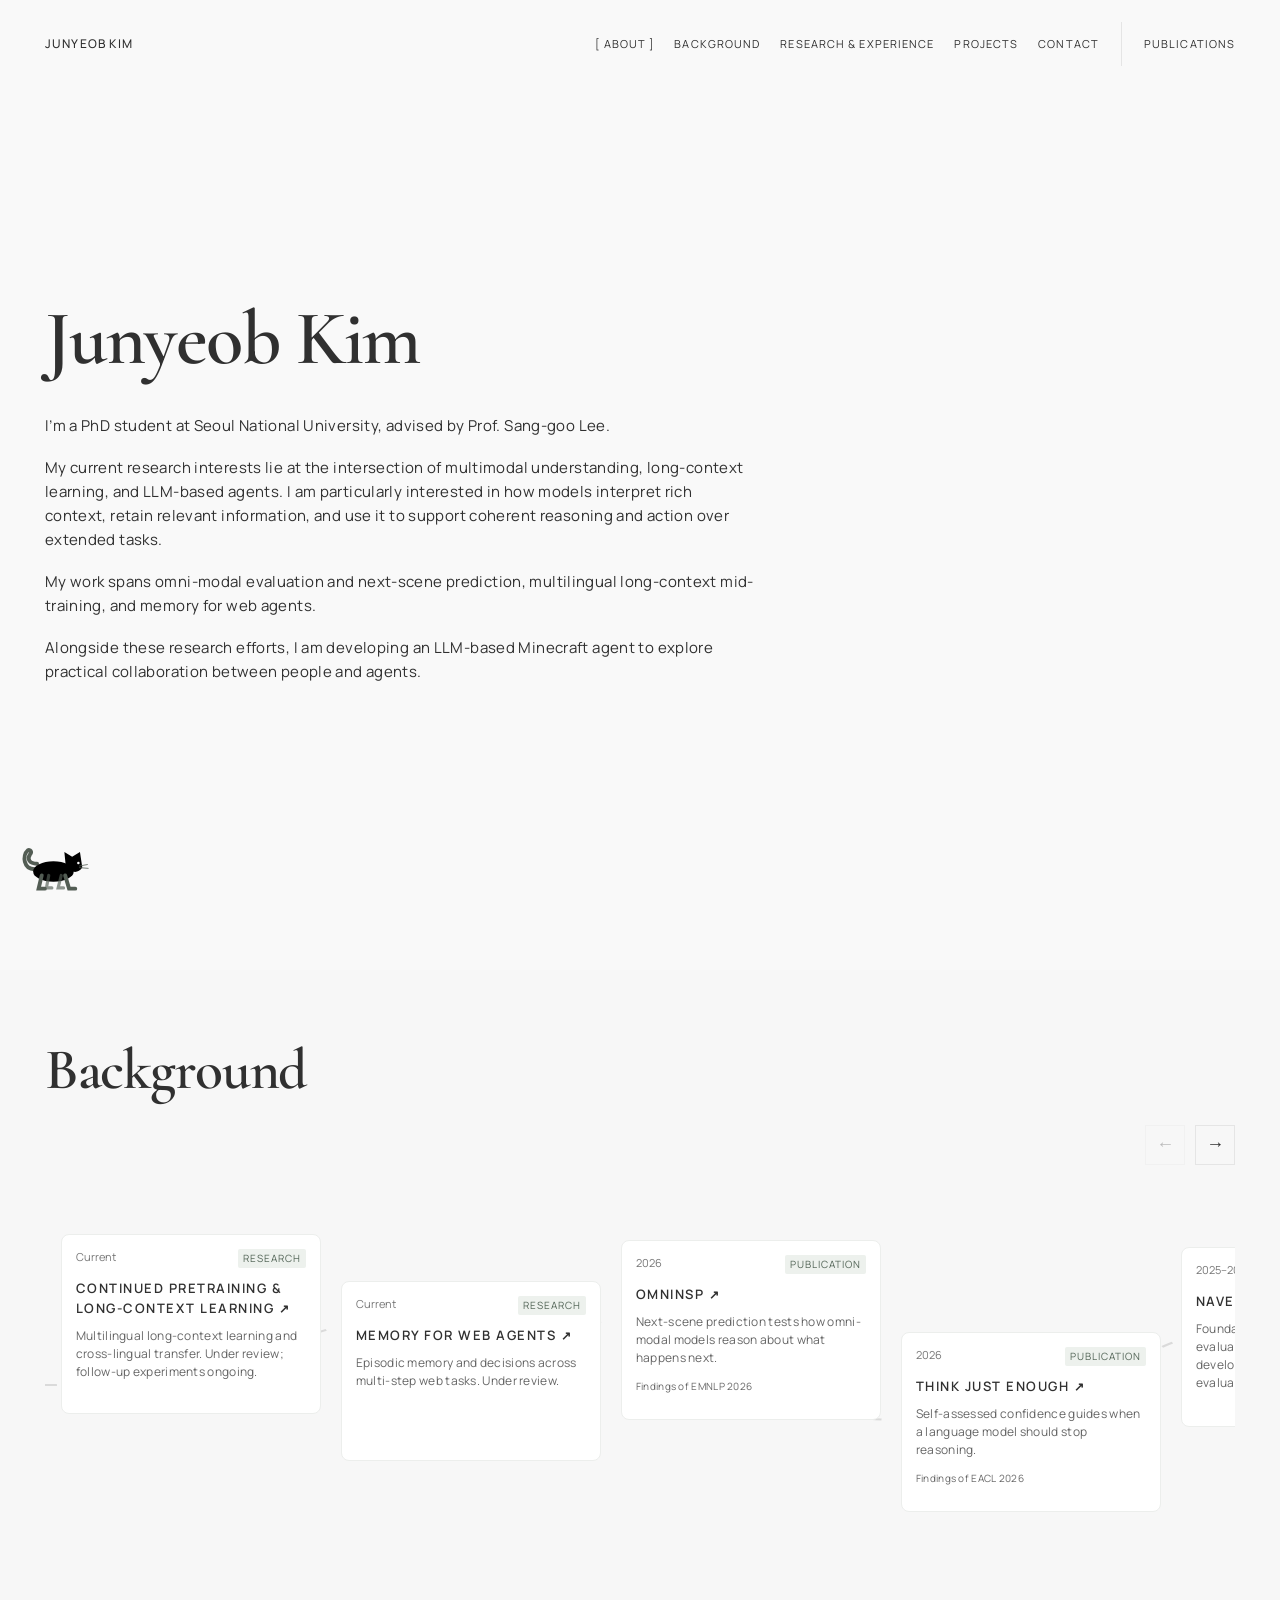
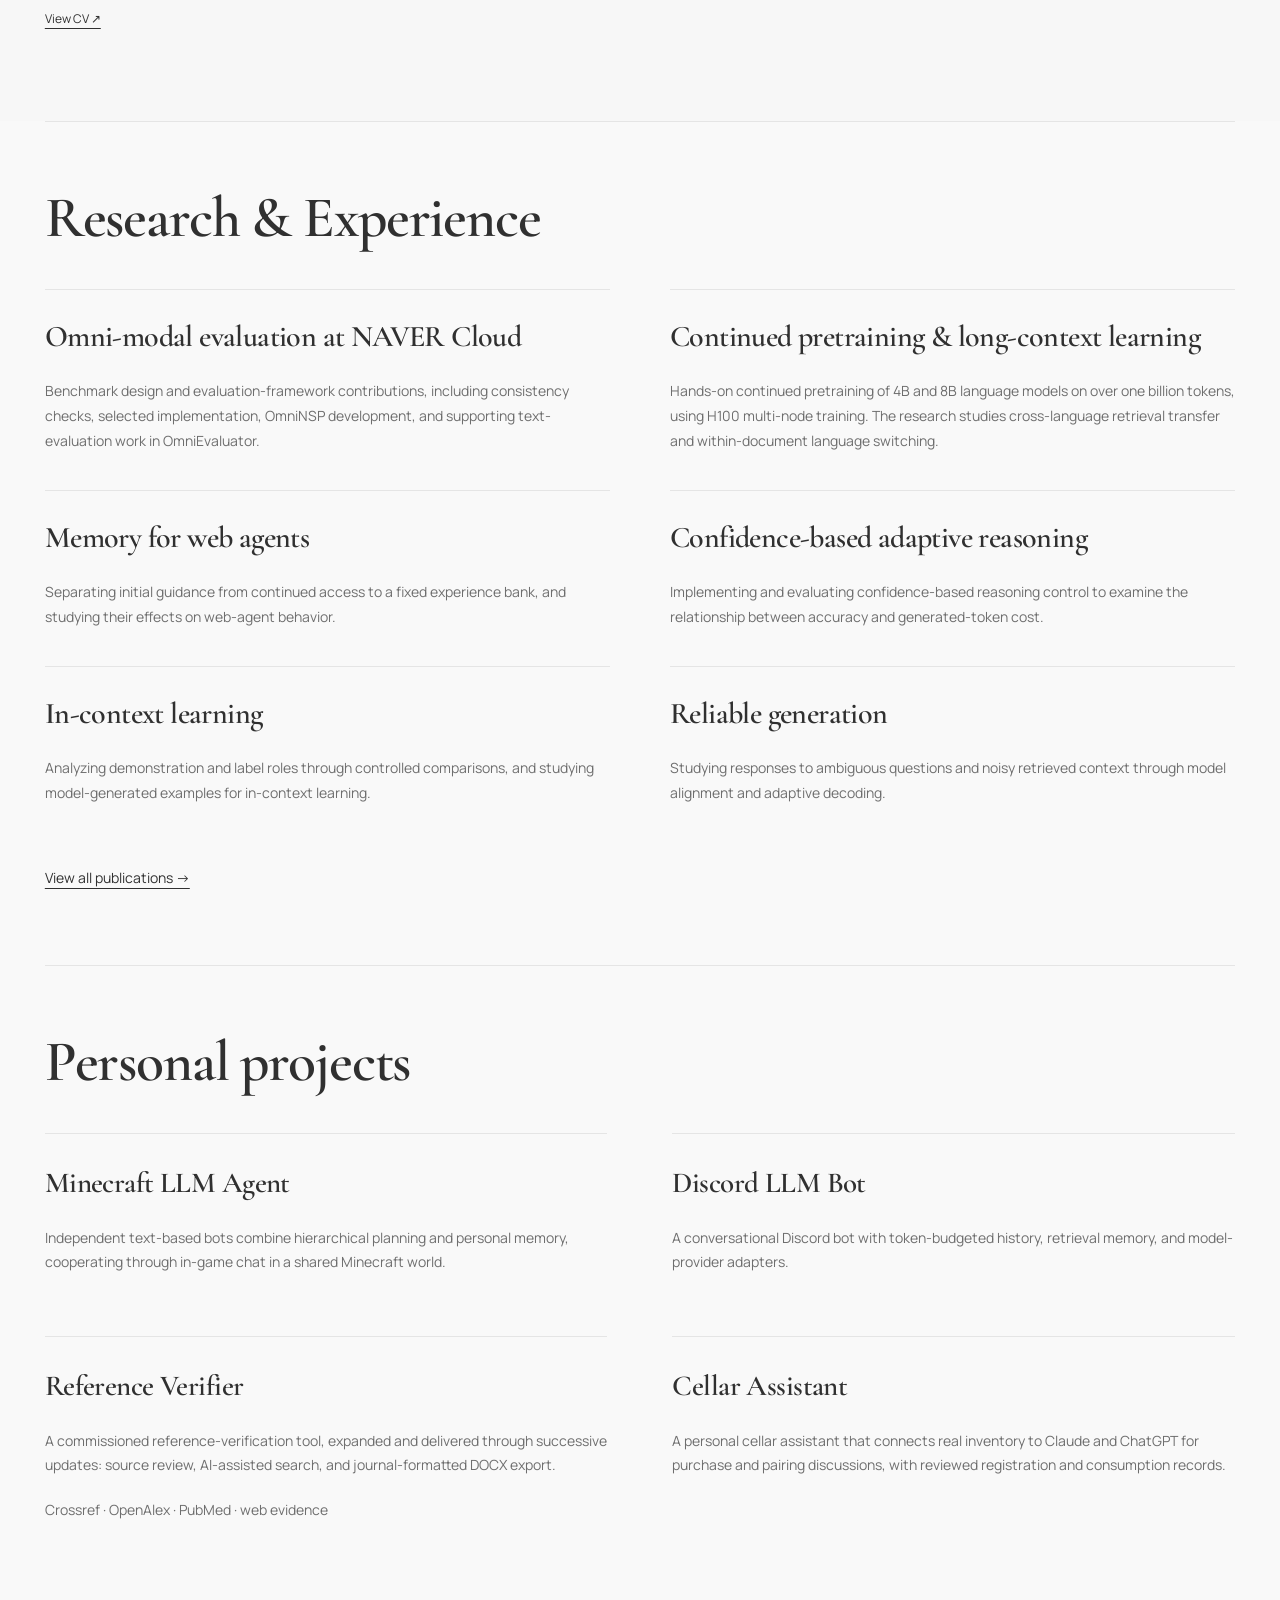
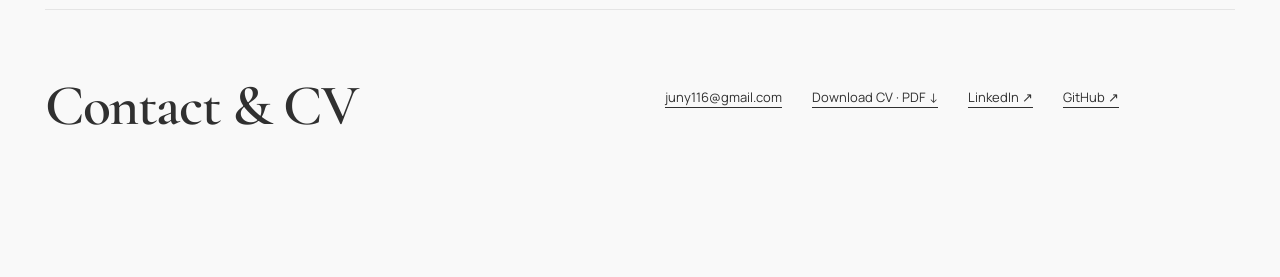
<file: index.html>
<!doctype html><html lang="en"><head><meta charset="utf-8"><meta name="viewport" content="width=device-width, initial-scale=1"><meta name="robots" content="noindex,nofollow"><meta name="description" content="Junyeob Kim — research in language model reasoning, evaluation, and agents."><title>Home · Junyeob Kim</title><link rel="stylesheet" href="assets/fonts.css"><link rel="stylesheet" href="assets/style.css?v=mobile-inline-3"></head><body class="timeline-home horizontal-home"><a class="skip" href="#main">Skip to content</a><header><a class="wordmark" href="/">Junyeob Kim</a><nav aria-label="Main navigation"><a href="#intro" data-section="intro">About</a><a href="#experience" data-section="experience">Background</a><a href="#research" data-section="research">Research &amp; Experience</a><a href="#projects" data-section="projects">Projects</a><a href="#contact" data-section="contact">Contact</a><a class="nav-publications" href="publications.html">Publications</a></nav></header><main id="main" tabindex="-1"><section id="intro" tabindex="-1" class="quiet-hero" aria-labelledby="hero-title"><h1 id="hero-title">Junyeob Kim</h1><p>I’m a PhD student at Seoul National University, advised by Prof. Sang-goo Lee.</p><p>My current research interests lie at the intersection of multimodal understanding, long-context learning, and LLM-based agents. I am particularly interested in how models interpret rich context, retain relevant information, and use it to support coherent reasoning and action over extended tasks.</p><p>My work spans omni-modal evaluation and next-scene prediction, multilingual long-context mid-training, and memory for web agents.</p><p>Alongside these research efforts, I am developing an LLM-based Minecraft agent to explore practical collaboration between people and agents.</p></section>
<section id="experience" tabindex="-1" class="history-section" aria-labelledby="history-title"><div class="history-intro"><h2 id="history-title">Background</h2></div><div class="history-controls" role="group" aria-label="Browse background"><button id="history-prev" aria-label="Previous timeline cards">←</button><button id="history-next" aria-label="Next timeline cards">→</button></div><div class="history-viewport" tabindex="0" role="region" aria-label="Horizontal timeline. Scroll horizontally or use the arrow keys."><div class="history-track"><svg class="history-connections" viewBox="0 0 2860 310" preserveAspectRatio="none" aria-hidden="true"><path d="M0 175C140 175 180 95 300 95S450 210 580 210S740 105 860 105S1030 220 1140 220S1320 105 1420 105S1600 190 1700 190S1880 95 1980 95S2150 190 2260 190S2440 100 2540 100S2720 180 2860 180"/></svg><article class="history-card"><div class="card-meta"><span>Current</span><span>Research</span></div><h3><a href="projects/long-context.html">Continued pretraining &amp; long-context learning <span aria-hidden="true">↗</span></a></h3><p>Multilingual long-context learning and cross-lingual transfer. Under review; follow-up experiments ongoing.</p></article><article class="history-card"><div class="card-meta"><span>Current</span><span>Research</span></div><h3><a href="projects/memory.html">Memory for web agents <span aria-hidden="true">↗</span></a></h3><p>Episodic memory and decisions across multi-step web tasks. Under review.</p></article><article class="history-card"><div class="card-meta"><span>2026</span><span>Publication</span></div><h3><a href="projects/evaluation.html#omninsp-paper">OmniNSP <span aria-hidden="true">↗</span></a></h3><p>Next-scene prediction tests how omni-modal models reason about what happens next.</p><p class="meta"><small>Findings of EMNLP 2026</small></p></article><article class="history-card"><div class="card-meta"><span>2026</span><span>Publication</span></div><h3><a href="projects/reasoning.html#think-just-enough">Think Just Enough <span aria-hidden="true">↗</span></a></h3><p>Self-assessed confidence guides when a language model should stop reasoning.</p><p class="meta"><small>Findings of EACL 2026</small></p></article><article class="history-card"><div class="card-meta"><span data-start="2025-10" data-end="2026-08">2025–2026</span><span>Experience</span></div><h3><a href="projects/evaluation.html">NAVER Cloud AI Residency <span aria-hidden="true">↗</span></a></h3><p>Foundation Research team. Model evaluation, OmniNSP benchmark development, and contributions to text evaluation in OmniEvaluator.</p></article><article class="history-card"><div class="card-meta"><span>2024</span><span>Collaborative research</span></div><h3><a href="projects/reliable-generation.html">Reliable generation <span aria-hidden="true">↗</span></a></h3><p>Collaborative studies of ambiguous questions and noisy retrieved context through alignment and adaptive decoding.</p></article><article class="history-card"><div class="card-meta"><span>2023–2024</span><span>Collaborative research</span></div><h3><a href="publications.html#prompt-shortcuts">Robustness &amp; evaluation <span aria-hidden="true">↗</span></a></h3><p>Collaborative studies of domain adaptation, out-of-distribution detection, and prompt-specific shortcuts in generated-text detection.</p></article><article class="history-card"><div class="card-meta"><span>2022</span><span>Publication</span></div><h3><a href="projects/in-context-learning.html#ground-truth-labels">Ground-Truth Labels Matter <span aria-hidden="true">↗</span></a></h3><p>Controlled comparisons examine when correct demonstration labels matter for in-context learning.</p><p class="meta"><small>EMNLP 2022</small></p></article><article class="history-card"><div class="card-meta"><span>2022</span><span>Collaborative research</span></div><h3><a href="projects/in-context-learning.html">In-context learning <span aria-hidden="true">↗</span></a></h3><p>Collaborative work explores model-generated demonstrations for in-context learning.</p></article><article class="history-card"><div class="card-meta"><span data-start="2019-03" data-expected-end="2027-02">2019–Present</span><span>PhD</span></div><h3>Seoul National University</h3><p>PhD, Computer Science and Engineering. Advisor: Prof. Sang-goo Lee. Expected graduation: February 2027.</p></article><article class="history-card"><div class="card-meta"><span>2019</span><span>Collaborative research</span></div><h3><a href="publications.html#fashion-stylist">AI fashion research <span aria-hidden="true">↗</span></a></h3><p>Collaborative work on a deep-learning architecture for personal AI fashion stylist services.</p></article><article class="history-card"><div class="card-meta"><span data-start="2018-09" data-end="2020-03">2018–2020</span><span>Research &amp; Software Engineer</span></div><h3>Intellisys</h3><p>Research & Software Engineer.</p></article><article class="history-card"><div class="card-meta"><span>2018</span><span>Publication</span></div><h3><a href="publications.html#autonomous-navigation">Vision-based autonomous navigation <span aria-hidden="true">↗</span></a></h3><p>Asynchronous deep reinforcement learning explores vision-based navigation in photorealistic 3D environments.</p><p class="meta"><small>KCC 2018</small></p></article><article class="history-card"><div class="card-meta"><span>2017</span><span>Publication</span></div><h3><a href="publications.html#rehabilitation-database">Rehabilitation training database <span aria-hidden="true">↗</span></a></h3><p>A web-based database system organizes training records for lower-limb rehabilitation patients.</p><p class="meta"><small>KSC 2017</small></p></article><article class="history-card"><div class="card-meta"><span data-start="2013-02" data-end="2019-02">2013–2019</span><span>BS</span></div><h3>Sogang University</h3><p>BS, Computer Science and Engineering.</p></article></div></div><a class="text-link history-cv" href="index.html#contact">View CV ↗</a></section><section id="research" tabindex="-1" class="home-section"><h2>Research &amp; Experience</h2><div class="home-research"><article class="topic-work"><h3><a href="projects/evaluation.html">Omni-modal evaluation at NAVER Cloud</a></h3><p>Benchmark design and evaluation-framework contributions, including consistency checks, selected implementation, OmniNSP development, and supporting text-evaluation work in OmniEvaluator.</p></article><article class="topic-work"><h3><a href="projects/long-context.html">Continued pretraining &amp; long-context learning</a></h3><p>Hands-on continued pretraining of 4B and 8B language models on over one billion tokens, using H100 multi-node training. The research studies cross-language retrieval transfer and within-document language switching.</p></article><article class="topic-work"><h3><a href="projects/memory.html">Memory for web agents</a></h3><p>Separating initial guidance from continued access to a fixed experience bank, and studying their effects on web-agent behavior.</p></article><article class="topic-work"><h3><a href="projects/reasoning.html">Confidence-based adaptive reasoning</a></h3><p>Implementing and evaluating confidence-based reasoning control to examine the relationship between accuracy and generated-token cost.</p></article><article class="topic-work"><h3><a href="projects/in-context-learning.html">In-context learning</a></h3><p>Analyzing demonstration and label roles through controlled comparisons, and studying model-generated examples for in-context learning.</p></article><article class="topic-work"><h3><a href="projects/reliable-generation.html">Reliable generation</a></h3><p>Studying responses to ambiguous questions and noisy retrieved context through model alignment and adaptive decoding.</p></article></div><a class="text-link publications-link" href="publications.html">View all publications →</a></section><section id="projects" tabindex="-1" class="home-section"><h2>Personal projects</h2><div class="personal-grid"><article><h3><a href="projects/minecraft.html">Minecraft LLM Agent</a></h3><p>Independent text-based bots combine hierarchical planning and personal memory, cooperating through in-game chat in a shared Minecraft world.</p></article><article><h3><a href="projects/discord.html">Discord LLM Bot</a></h3><p>A conversational Discord bot with token-budgeted history, retrieval memory, and model-provider adapters.</p></article><article><h3><a href="projects/reference-verifier.html">Reference Verifier</a></h3><p>A commissioned reference-verification tool, expanded and delivered through successive updates: source review, AI-assisted search, and journal-formatted DOCX export.</p><p class="meta">Crossref · OpenAlex · PubMed · web evidence</p></article><article><h3><a href="projects/cellar.html">Cellar Assistant</a></h3><p>A personal cellar assistant that connects real inventory to Claude and ChatGPT for purchase and pairing discussions, with reviewed registration and consumption records.</p></article></div></section><section id="contact" tabindex="-1" class="home-section contact-section"><h2>Contact &amp; CV</h2><div><div class="contact-links"><a href="mailto:juny116@gmail.com">juny116@gmail.com</a><a href="assets/Junyeob_Kim_CV_2026-10-15.pdf" download>Download CV · PDF ↓</a><a href="https://www.linkedin.com/in/junyeob-kim-8a4612168/">LinkedIn ↗</a><a href="https://github.com/juny116">GitHub ↗</a></div></div></section></main><div class="drag-hint" aria-hidden="true">Drag ↔</div><div class="scroll-cat" aria-hidden="true"><svg viewBox="0 0 100 65"><g class="cat-body"><path class="cat-tail" d="M25 34C9 35 8 16 15 10C18 8 21 12 18 15C14 21 17 27 27 27" fill="none" stroke="currentColor" stroke-width="5" stroke-linecap="round"/><ellipse cx="48" cy="37" rx="26" ry="13"/><path d="M64 32L62 12L72 18L82 12L85 32Q77 43 64 32"/><circle cx="80" cy="26" r="1.6" fill="#f9f9f9"/><path d="M81 30L92 28M81 32L93 33" stroke="currentColor" stroke-width="1"/><path class="leg leg-b" d="M42 42L39 58L46 58" fill="none" stroke="currentColor" stroke-width="4" stroke-linecap="round" opacity=".65"/><path class="leg leg-a" d="M58 42L54 58L61 58" fill="none" stroke="currentColor" stroke-width="4" stroke-linecap="round" opacity=".65"/><path class="leg leg-a" d="M33 42L29 59L37 59" fill="none" stroke="currentColor" stroke-width="5" stroke-linecap="round"/><path class="leg leg-b" d="M63 42L68 59L76 59" fill="none" stroke="currentColor" stroke-width="5" stroke-linecap="round"/></g></svg></div><script src="assets/timeline.js" defer></script><script src="assets/navigation.js?v=mobile-inline-3" defer></script></body></html>
</file>
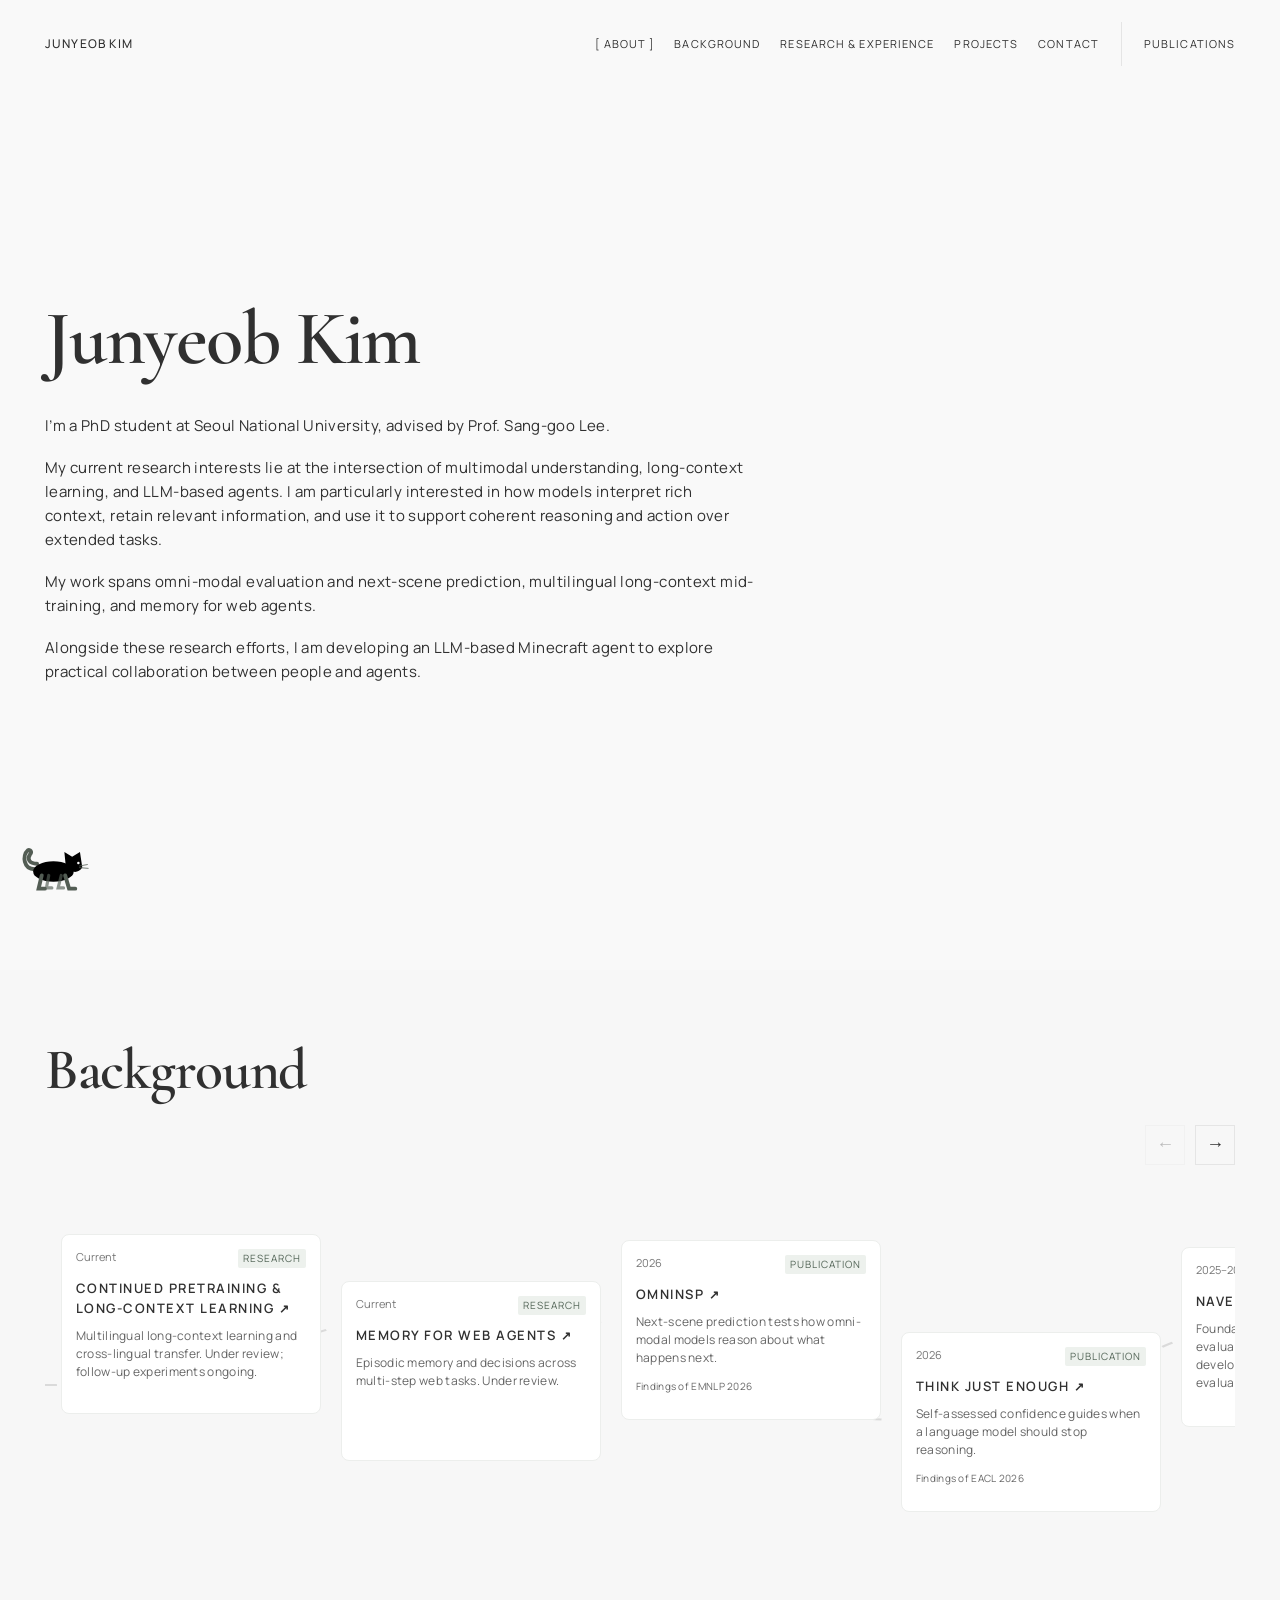
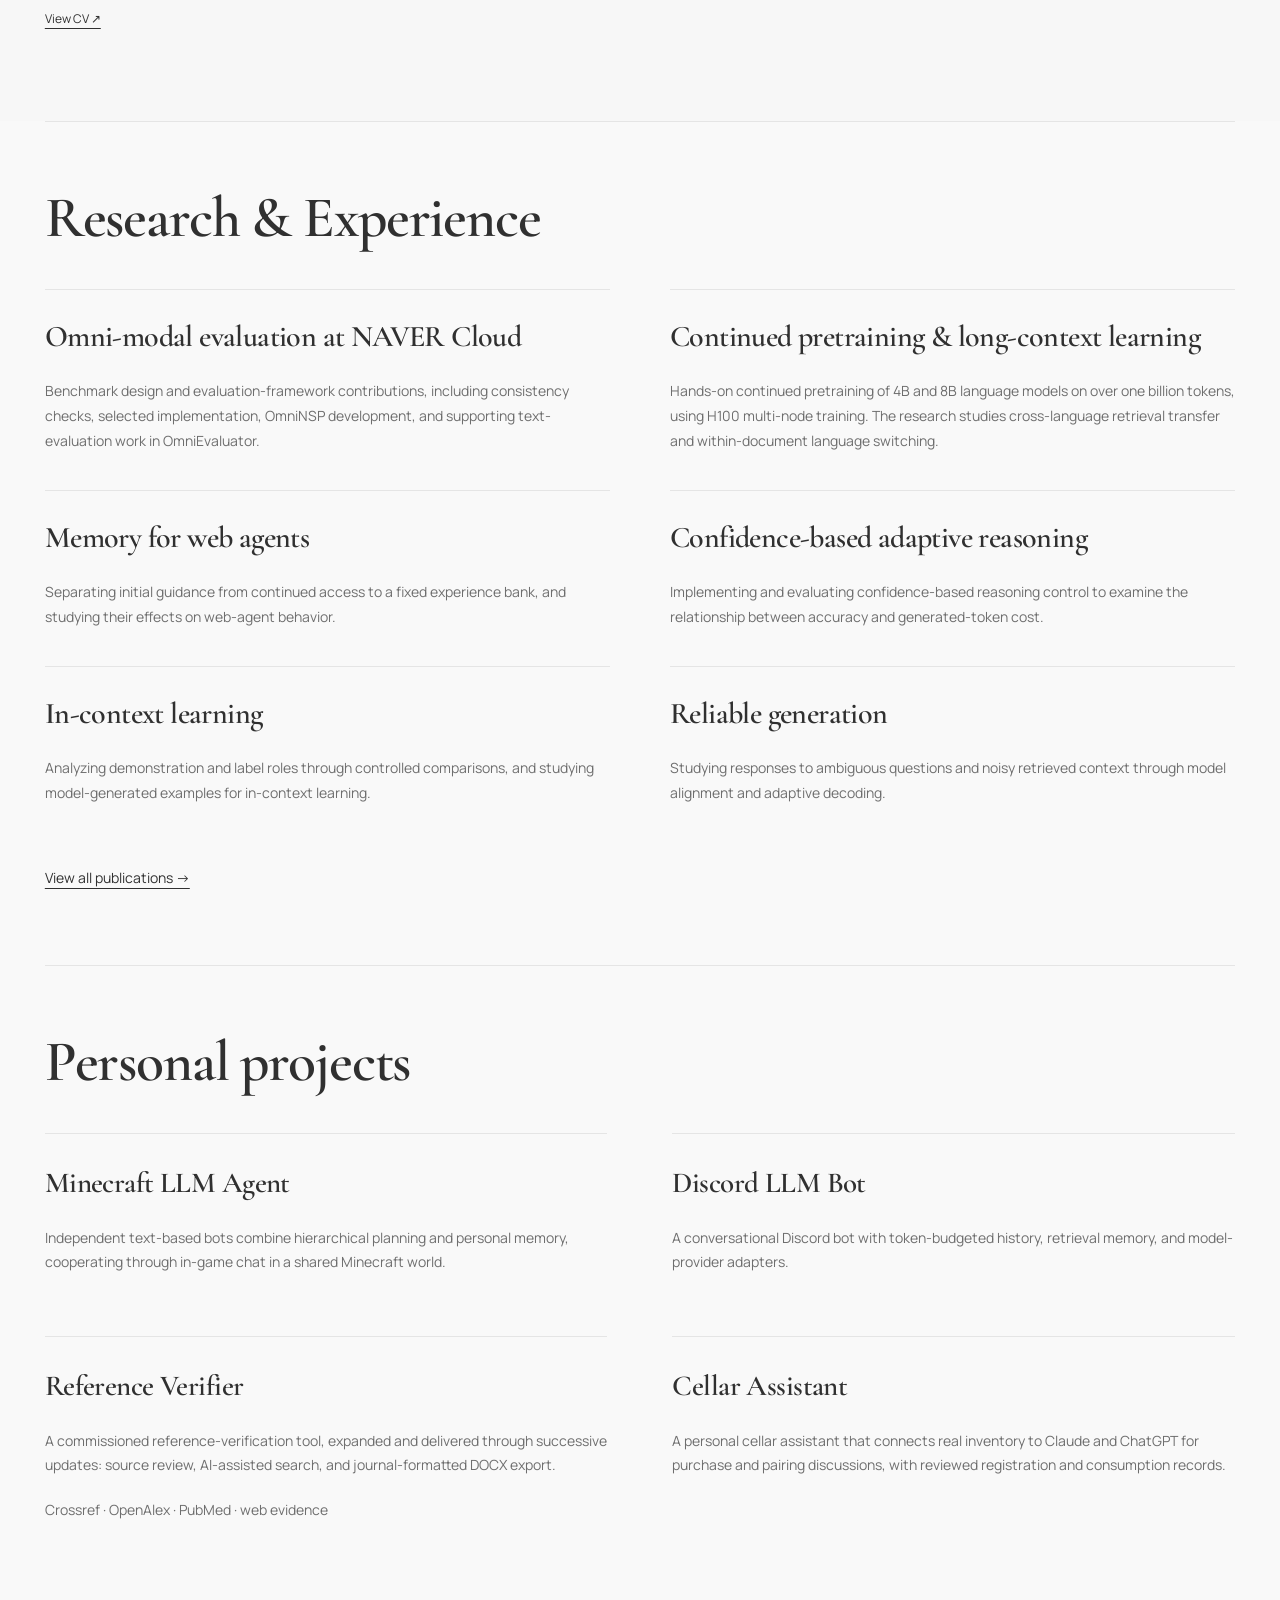
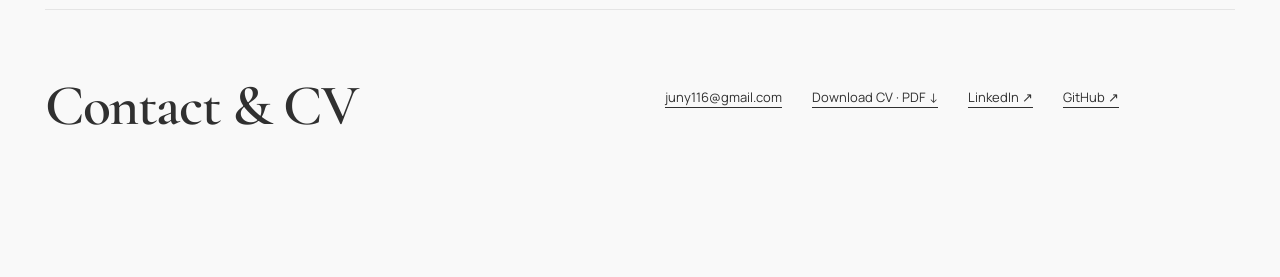
<file: about.html>
<!doctype html><html lang="en"><head><meta charset="utf-8"><meta name="viewport" content="width=device-width, initial-scale=1"><meta name="robots" content="noindex,nofollow"><title>Junyeob Kim</title><script src="assets/about-redirect.js"></script><noscript><meta http-equiv="refresh" content="0; url=index.html#intro"></noscript></head><body><p><a href="index.html#intro">Continue to Junyeob Kim’s homepage</a></p><p id="cv"><a href="index.html#contact">Contact &amp; CV</a></p></body></html>
</file>
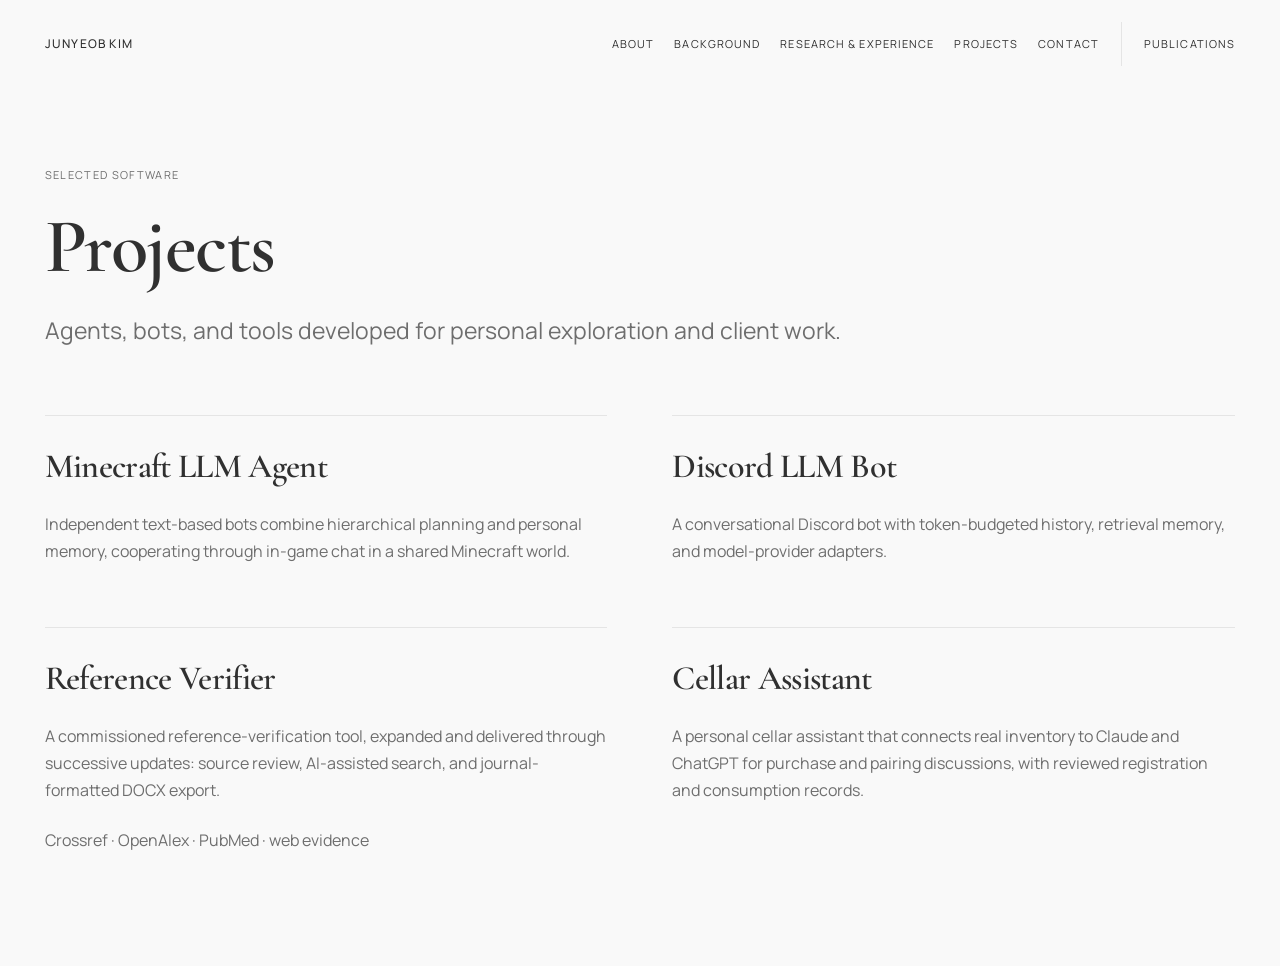
<file: projects.html>
<!doctype html><html lang="en"><head><meta charset="utf-8"><meta name="viewport" content="width=device-width, initial-scale=1"><meta name="robots" content="noindex,nofollow"><meta name="description" content="Junyeob Kim — research in language model reasoning, evaluation, and agents."><title>Projects · Junyeob Kim</title><link rel="stylesheet" href="assets/fonts.css"><link rel="stylesheet" href="assets/style.css?v=mobile-inline-3"></head><body><a class="skip" href="#main">Skip to content</a><header><a class="wordmark" href="/">Junyeob Kim</a><nav aria-label="Main navigation"><a href="index.html#intro" data-section="intro">About</a><a href="index.html#experience" data-section="experience">Background</a><a href="index.html#research" data-section="research">Research &amp; Experience</a><a href="index.html#projects" data-section="projects">Projects</a><a href="index.html#contact" data-section="contact">Contact</a><a class="nav-publications" href="publications.html">Publications</a></nav></header><main id="main" tabindex="-1"><section class="page-intro"><p class="eyebrow">Selected software</p><h1>Projects</h1><p class="lead">Agents, bots, and tools developed for personal exploration and client work.</p></section><section class="project-directory" aria-label="Selected projects"><div class="personal-grid"><article><h3><a href="projects/minecraft.html">Minecraft LLM Agent</a></h3><p>Independent text-based bots combine hierarchical planning and personal memory, cooperating through in-game chat in a shared Minecraft world.</p></article><article><h3><a href="projects/discord.html">Discord LLM Bot</a></h3><p>A conversational Discord bot with token-budgeted history, retrieval memory, and model-provider adapters.</p></article><article><h3><a href="projects/reference-verifier.html">Reference Verifier</a></h3><p>A commissioned reference-verification tool, expanded and delivered through successive updates: source review, AI-assisted search, and journal-formatted DOCX export.</p><p class="meta">Crossref · OpenAlex · PubMed · web evidence</p></article><article><h3><a href="projects/cellar.html">Cellar Assistant</a></h3><p>A personal cellar assistant that connects real inventory to Claude and ChatGPT for purchase and pairing discussions, with reviewed registration and consumption records.</p></article></div></section></main><script src="assets/navigation.js?v=mobile-inline-3" defer></script></body></html>
</file>
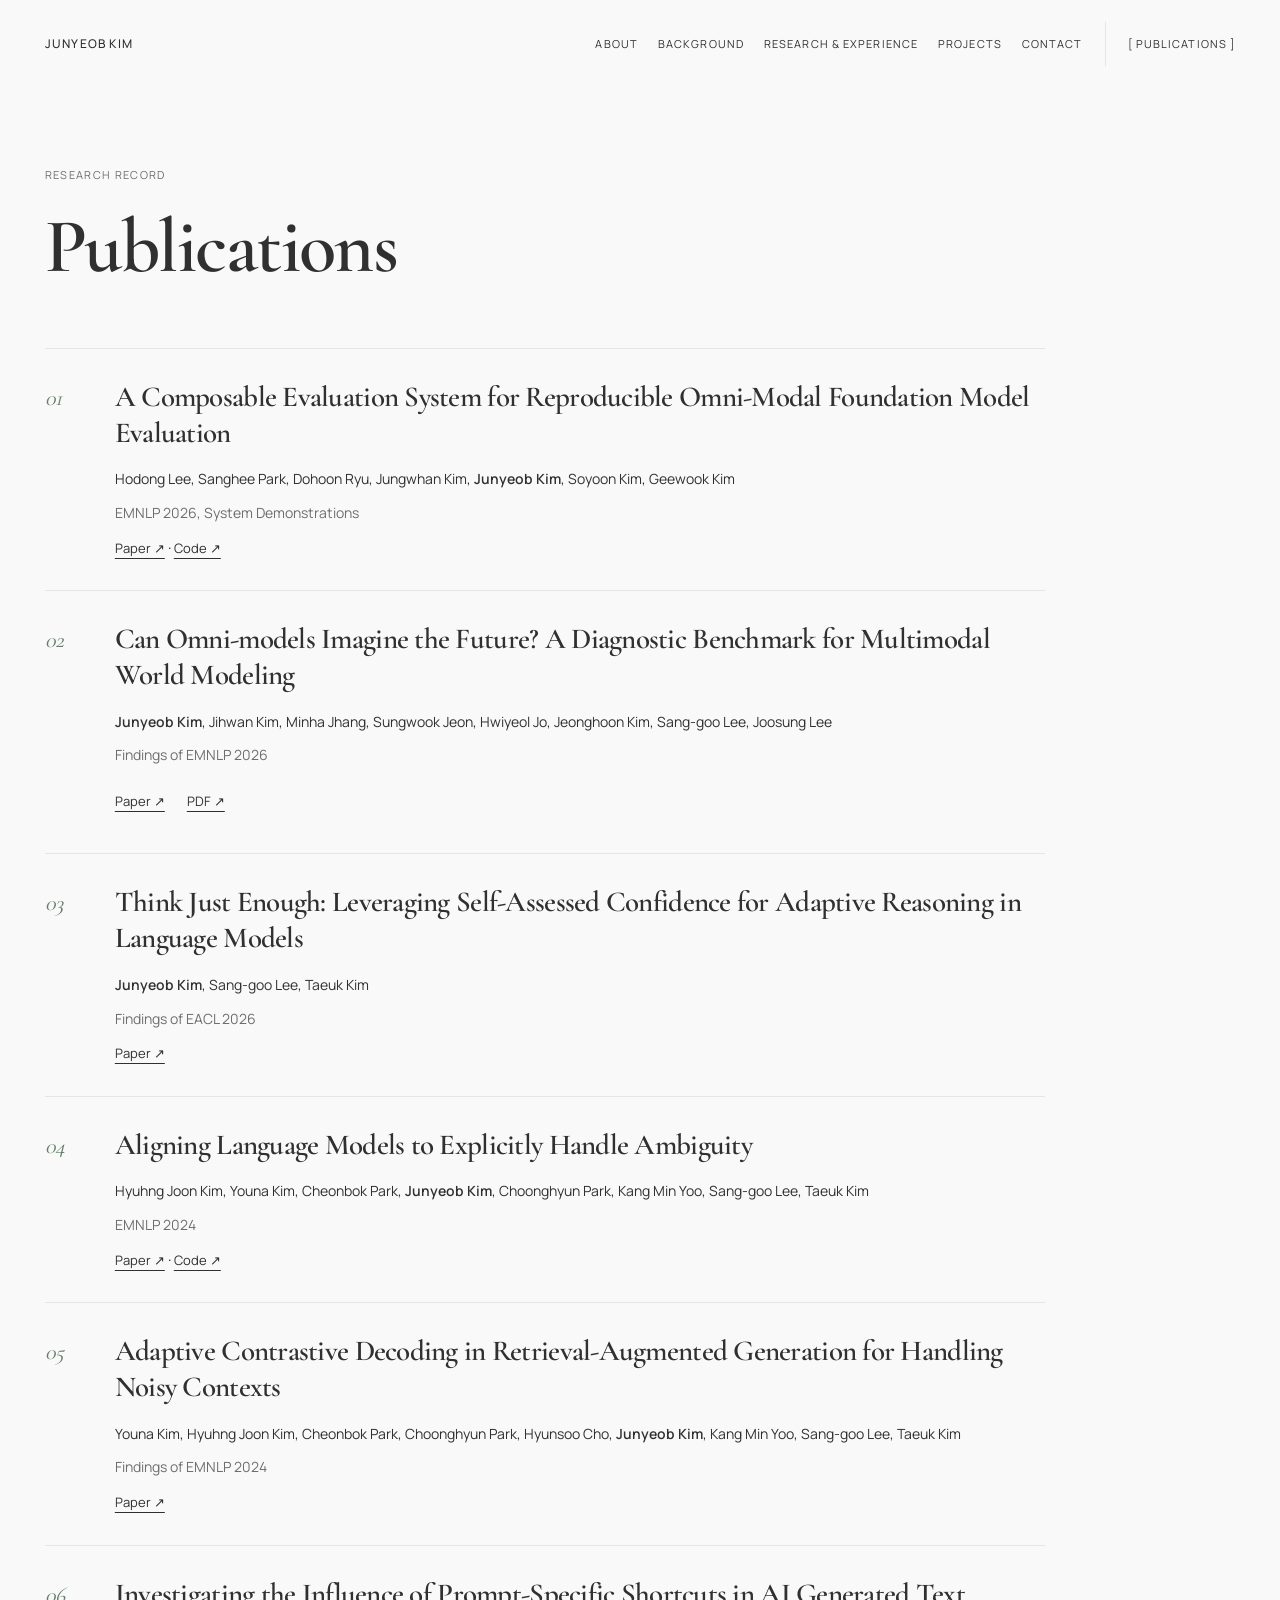
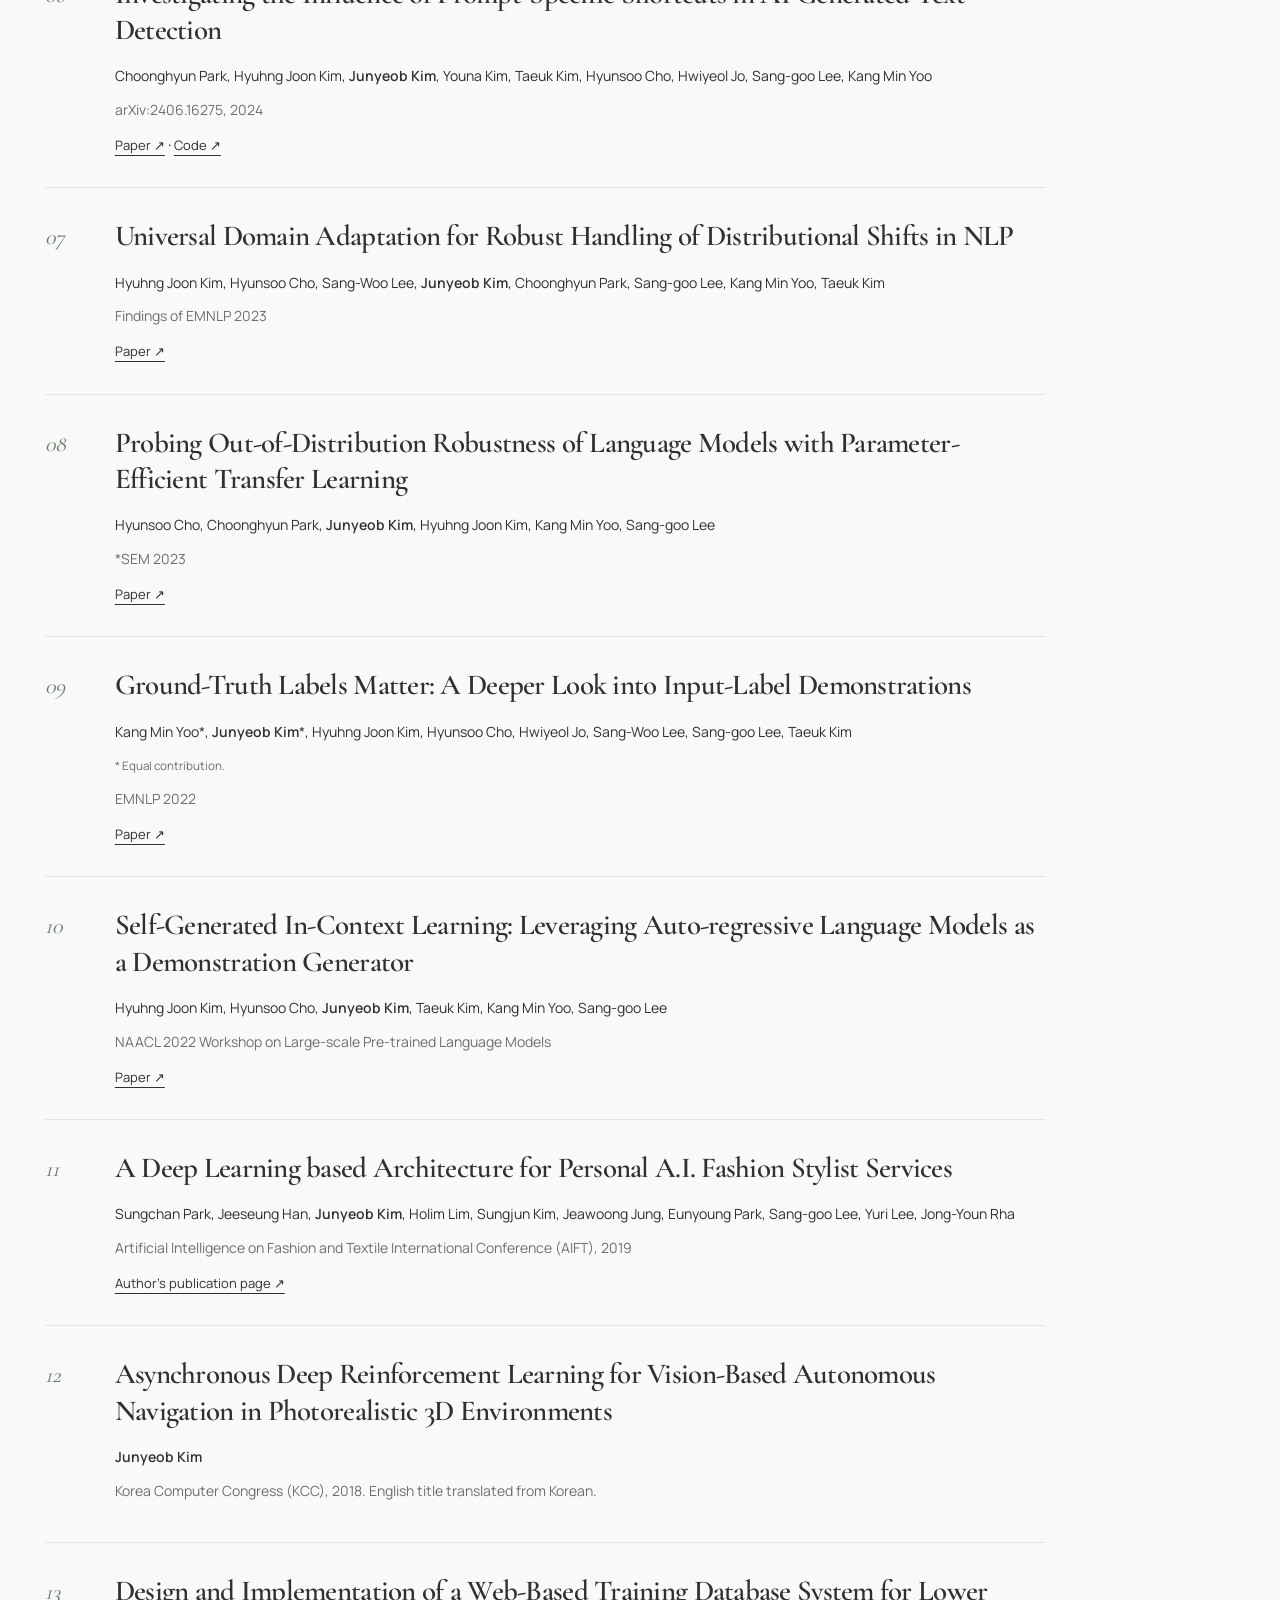
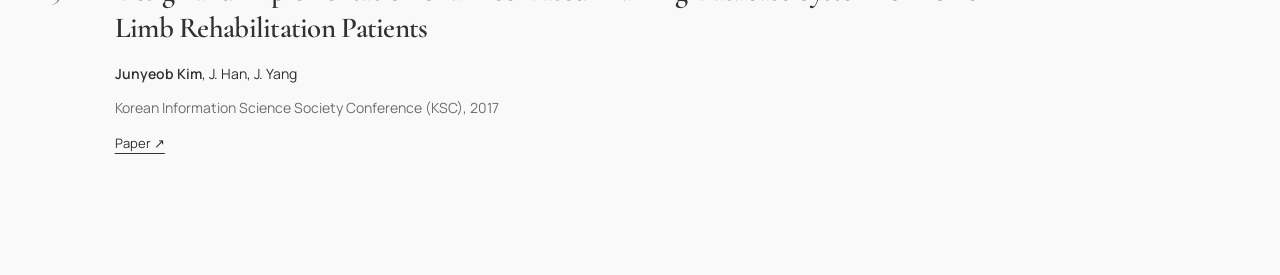
<file: publications.html>
<!doctype html><html lang="en"><head><meta charset="utf-8"><meta name="viewport" content="width=device-width, initial-scale=1"><meta name="robots" content="noindex,nofollow"><meta name="description" content="Junyeob Kim — research in language model reasoning, evaluation, and agents."><title>Publications · Junyeob Kim</title><link rel="stylesheet" href="assets/fonts.css"><link rel="stylesheet" href="assets/style.css?v=mobile-inline-3"></head><body><a class="skip" href="#main">Skip to content</a><header><a class="wordmark" href="/">Junyeob Kim</a><nav aria-label="Main navigation"><a href="index.html#intro" data-section="intro">About</a><a href="index.html#experience" data-section="experience">Background</a><a href="index.html#research" data-section="research">Research &amp; Experience</a><a href="index.html#projects" data-section="projects">Projects</a><a href="index.html#contact" data-section="contact">Contact</a><a class="nav-publications" href="publications.html" aria-current="page">Publications</a></nav></header><main id="main" tabindex="-1"><section class="page-intro"><p class="eyebrow">Research record</p><h1>Publications</h1></section><ol class="publications"><li><h2 id="omni-evaluator">A Composable Evaluation System for Reproducible Omni-Modal Foundation Model Evaluation</h2><p>Hodong Lee, Sanghee Park, Dohoon Ryu, Jungwhan Kim, <strong>Junyeob Kim</strong>, Soyoon Kim, Geewook Kim</p><p class="meta">EMNLP 2026, System Demonstrations</p><a href="https://aclanthology.org/2026.emnlp-demos.70/">Paper ↗</a> <span aria-hidden="true"> · </span> <a href="https://github.com/naver-ai/omni-evaluator">Code ↗</a></li><li id="omninsp"><h2 id="omninsp-paper">Can Omni-models Imagine the Future? A Diagnostic Benchmark for Multimodal World Modeling</h2><p><strong>Junyeob Kim</strong>, Jihwan Kim, Minha Jhang, Sungwook Jeon, Hwiyeol Jo, Jeonghoon Kim, Sang-goo Lee, Joosung Lee</p><p class="meta">Findings of EMNLP 2026</p><div class="paper-links"><a href="https://aclanthology.org/2026.findings-emnlp.2199/">Paper ↗</a><a href="https://aclanthology.org/2026.findings-emnlp.2199.pdf">PDF ↗</a></div></li><li><h2 id="think-just-enough">Think Just Enough: Leveraging Self-Assessed Confidence for Adaptive Reasoning in Language Models</h2><p><strong>Junyeob Kim</strong>, Sang-goo Lee, Taeuk Kim</p><p class="meta">Findings of EACL 2026</p><a href="https://aclanthology.org/2026.findings-eacl.263/">Paper ↗</a></li><li><h2 id="ambiguity">Aligning Language Models to Explicitly Handle Ambiguity</h2><p>Hyuhng Joon Kim, Youna Kim, Cheonbok Park, <strong>Junyeob Kim</strong>, Choonghyun Park, Kang Min Yoo, Sang-goo Lee, Taeuk Kim</p><p class="meta">EMNLP 2024</p><a href="https://aclanthology.org/2024.emnlp-main.119/">Paper ↗</a> <span aria-hidden="true"> · </span> <a href="https://github.com/heyjoonkim/APA">Code ↗</a></li><li><h2 id="adaptive-contrastive-decoding">Adaptive Contrastive Decoding in Retrieval-Augmented Generation for Handling Noisy Contexts</h2><p>Youna Kim, Hyuhng Joon Kim, Cheonbok Park, Choonghyun Park, Hyunsoo Cho, <strong>Junyeob Kim</strong>, Kang Min Yoo, Sang-goo Lee, Taeuk Kim</p><p class="meta">Findings of EMNLP 2024</p><a href="https://aclanthology.org/2024.findings-emnlp.136/">Paper ↗</a></li><li><h2 id="prompt-shortcuts">Investigating the Influence of Prompt-Specific Shortcuts in AI Generated Text Detection</h2><p>Choonghyun Park, Hyuhng Joon Kim, <strong>Junyeob Kim</strong>, Youna Kim, Taeuk Kim, Hyunsoo Cho, Hwiyeol Jo, Sang-goo Lee, Kang Min Yoo</p><p class="meta">arXiv:2406.16275, 2024</p><a href="https://arxiv.org/abs/2406.16275">Paper ↗</a> <span aria-hidden="true"> · </span> <a href="https://github.com/zxcvvxcz/FAILOpt">Code ↗</a></li><li id="publications-2023"><h2 id="universal-domain-adaptation">Universal Domain Adaptation for Robust Handling of Distributional Shifts in NLP</h2><p>Hyuhng Joon Kim, Hyunsoo Cho, Sang-Woo Lee, <strong>Junyeob Kim</strong>, Choonghyun Park, Sang-goo Lee, Kang Min Yoo, Taeuk Kim</p><p class="meta">Findings of EMNLP 2023</p><a href="https://aclanthology.org/2023.findings-emnlp.392/">Paper ↗</a></li><li><h2 id="ood-robustness">Probing Out-of-Distribution Robustness of Language Models with Parameter-Efficient Transfer Learning</h2><p>Hyunsoo Cho, Choonghyun Park, <strong>Junyeob Kim</strong>, Hyuhng Joon Kim, Kang Min Yoo, Sang-goo Lee</p><p class="meta">*SEM 2023</p><a href="https://aclanthology.org/2023.starsem-1.21/">Paper ↗</a></li><li><h2 id="ground-truth-labels">Ground-Truth Labels Matter: A Deeper Look into Input-Label Demonstrations</h2><p>Kang Min Yoo*, <strong>Junyeob Kim</strong>*, Hyuhng Joon Kim, Hyunsoo Cho, Hwiyeol Jo, Sang-Woo Lee, Sang-goo Lee, Taeuk Kim</p><p class="meta"><small>* Equal contribution.</small></p><p class="meta">EMNLP 2022</p><a href="https://aclanthology.org/2022.emnlp-main.155/">Paper ↗</a></li><li><h2 id="self-generated-icl">Self-Generated In-Context Learning: Leveraging Auto-regressive Language Models as a Demonstration Generator</h2><p>Hyuhng Joon Kim, Hyunsoo Cho, <strong>Junyeob Kim</strong>, Taeuk Kim, Kang Min Yoo, Sang-goo Lee</p><p class="meta">NAACL 2022 Workshop on Large-scale Pre-trained Language Models</p><a href="https://arxiv.org/abs/2206.08082">Paper ↗</a></li><li><h2 id="fashion-stylist">A Deep Learning based Architecture for Personal A.I. Fashion Stylist Services</h2><p>Sungchan Park, Jeeseung Han, <strong>Junyeob Kim</strong>, Holim Lim, Sungjun Kim, Jeawoong Jung, Eunyoung Park, Sang-goo Lee, Yuri Lee, Jong-Youn Rha</p><p class="meta">Artificial Intelligence on Fashion and Textile International Conference (AIFT), 2019</p><a href="https://hashbox.github.io/publications/2019-11-01-A%20Deep%20Learning%20based%20Architecture%20for%20Personal%20A.I.%20Fashion%20Stylist%20Services/">Author’s publication page ↗</a></li><li><h2 id="autonomous-navigation">Asynchronous Deep Reinforcement Learning for Vision-Based Autonomous Navigation in Photorealistic 3D Environments</h2><p><strong>Junyeob Kim</strong></p><p class="meta">Korea Computer Congress (KCC), 2018. English title translated from Korean.</p></li><li><h2 id="rehabilitation-database">Design and Implementation of a Web-Based Training Database System for Lower Limb Rehabilitation Patients</h2><p><strong>Junyeob Kim</strong>, J. Han, J. Yang</p><p class="meta">Korean Information Science Society Conference (KSC), 2017</p><a href="https://www.dbpia.co.kr/journal/articleDetail?nodeId=NODE07322776">Paper ↗</a></li></ol></main><script src="assets/navigation.js?v=mobile-inline-3" defer></script></body></html>
</file>
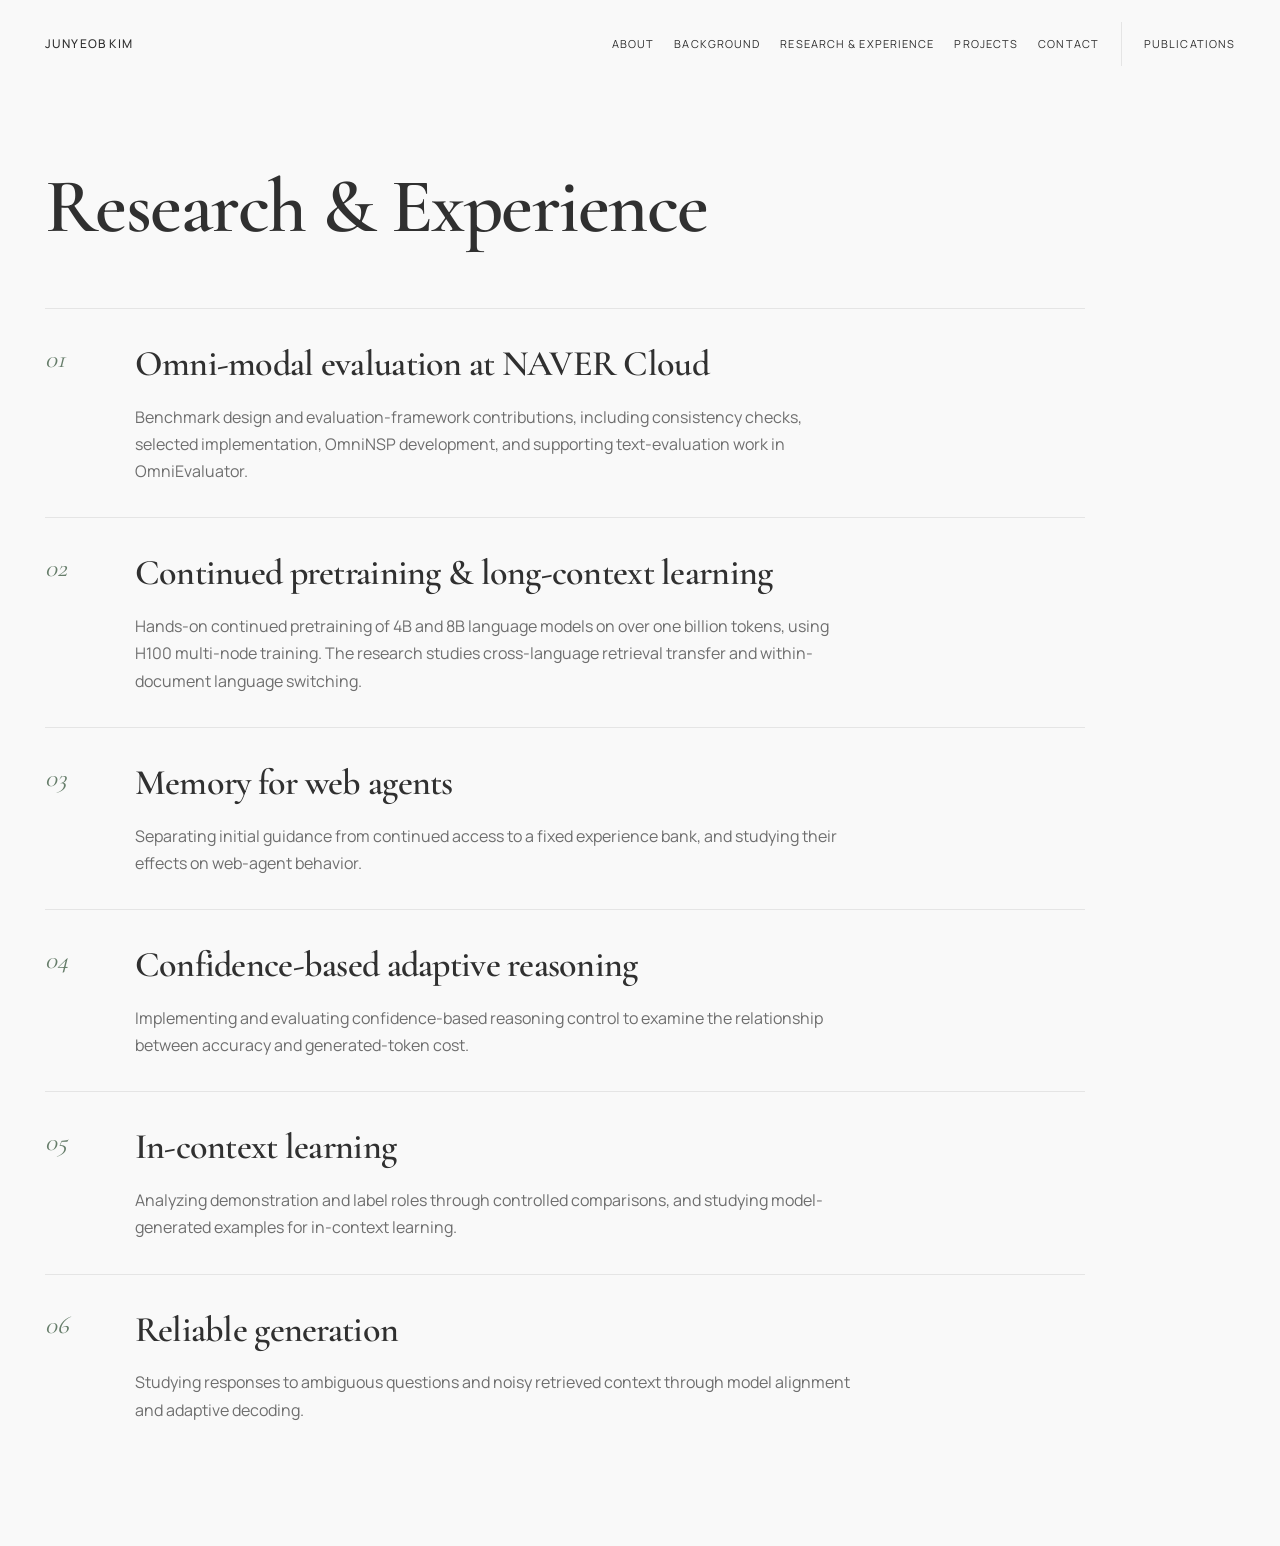
<file: research.html>
<!doctype html><html lang="en"><head><meta charset="utf-8"><meta name="viewport" content="width=device-width, initial-scale=1"><meta name="robots" content="noindex,nofollow"><meta name="description" content="Junyeob Kim — research in language model reasoning, evaluation, and agents."><title>Research &amp; Experience · Junyeob Kim</title><link rel="stylesheet" href="assets/fonts.css"><link rel="stylesheet" href="assets/style.css?v=mobile-inline-3"></head><body><a class="skip" href="#main">Skip to content</a><header><a class="wordmark" href="/">Junyeob Kim</a><nav aria-label="Main navigation"><a href="index.html#intro" data-section="intro">About</a><a href="index.html#experience" data-section="experience">Background</a><a href="index.html#research" data-section="research">Research &amp; Experience</a><a href="index.html#projects" data-section="projects">Projects</a><a href="index.html#contact" data-section="contact">Contact</a><a class="nav-publications" href="publications.html">Publications</a></nav></header><main id="main" tabindex="-1"><section class="page-intro"><h1>Research &amp; Experience</h1></section><div class="research-list"><article class="topic-work"><h2><a href="projects/evaluation.html">Omni-modal evaluation at NAVER Cloud</a></h2><p>Benchmark design and evaluation-framework contributions, including consistency checks, selected implementation, OmniNSP development, and supporting text-evaluation work in OmniEvaluator.</p></article><article class="topic-work"><h2><a href="projects/long-context.html">Continued pretraining &amp; long-context learning</a></h2><p>Hands-on continued pretraining of 4B and 8B language models on over one billion tokens, using H100 multi-node training. The research studies cross-language retrieval transfer and within-document language switching.</p></article><article class="topic-work"><h2><a href="projects/memory.html">Memory for web agents</a></h2><p>Separating initial guidance from continued access to a fixed experience bank, and studying their effects on web-agent behavior.</p></article><article class="topic-work"><h2><a href="projects/reasoning.html">Confidence-based adaptive reasoning</a></h2><p>Implementing and evaluating confidence-based reasoning control to examine the relationship between accuracy and generated-token cost.</p></article><article class="topic-work"><h2><a href="projects/in-context-learning.html">In-context learning</a></h2><p>Analyzing demonstration and label roles through controlled comparisons, and studying model-generated examples for in-context learning.</p></article><article class="topic-work"><h2><a href="projects/reliable-generation.html">Reliable generation</a></h2><p>Studying responses to ambiguous questions and noisy retrieved context through model alignment and adaptive decoding.</p></article></div></main><script src="assets/navigation.js?v=mobile-inline-3" defer></script></body></html>
</file>
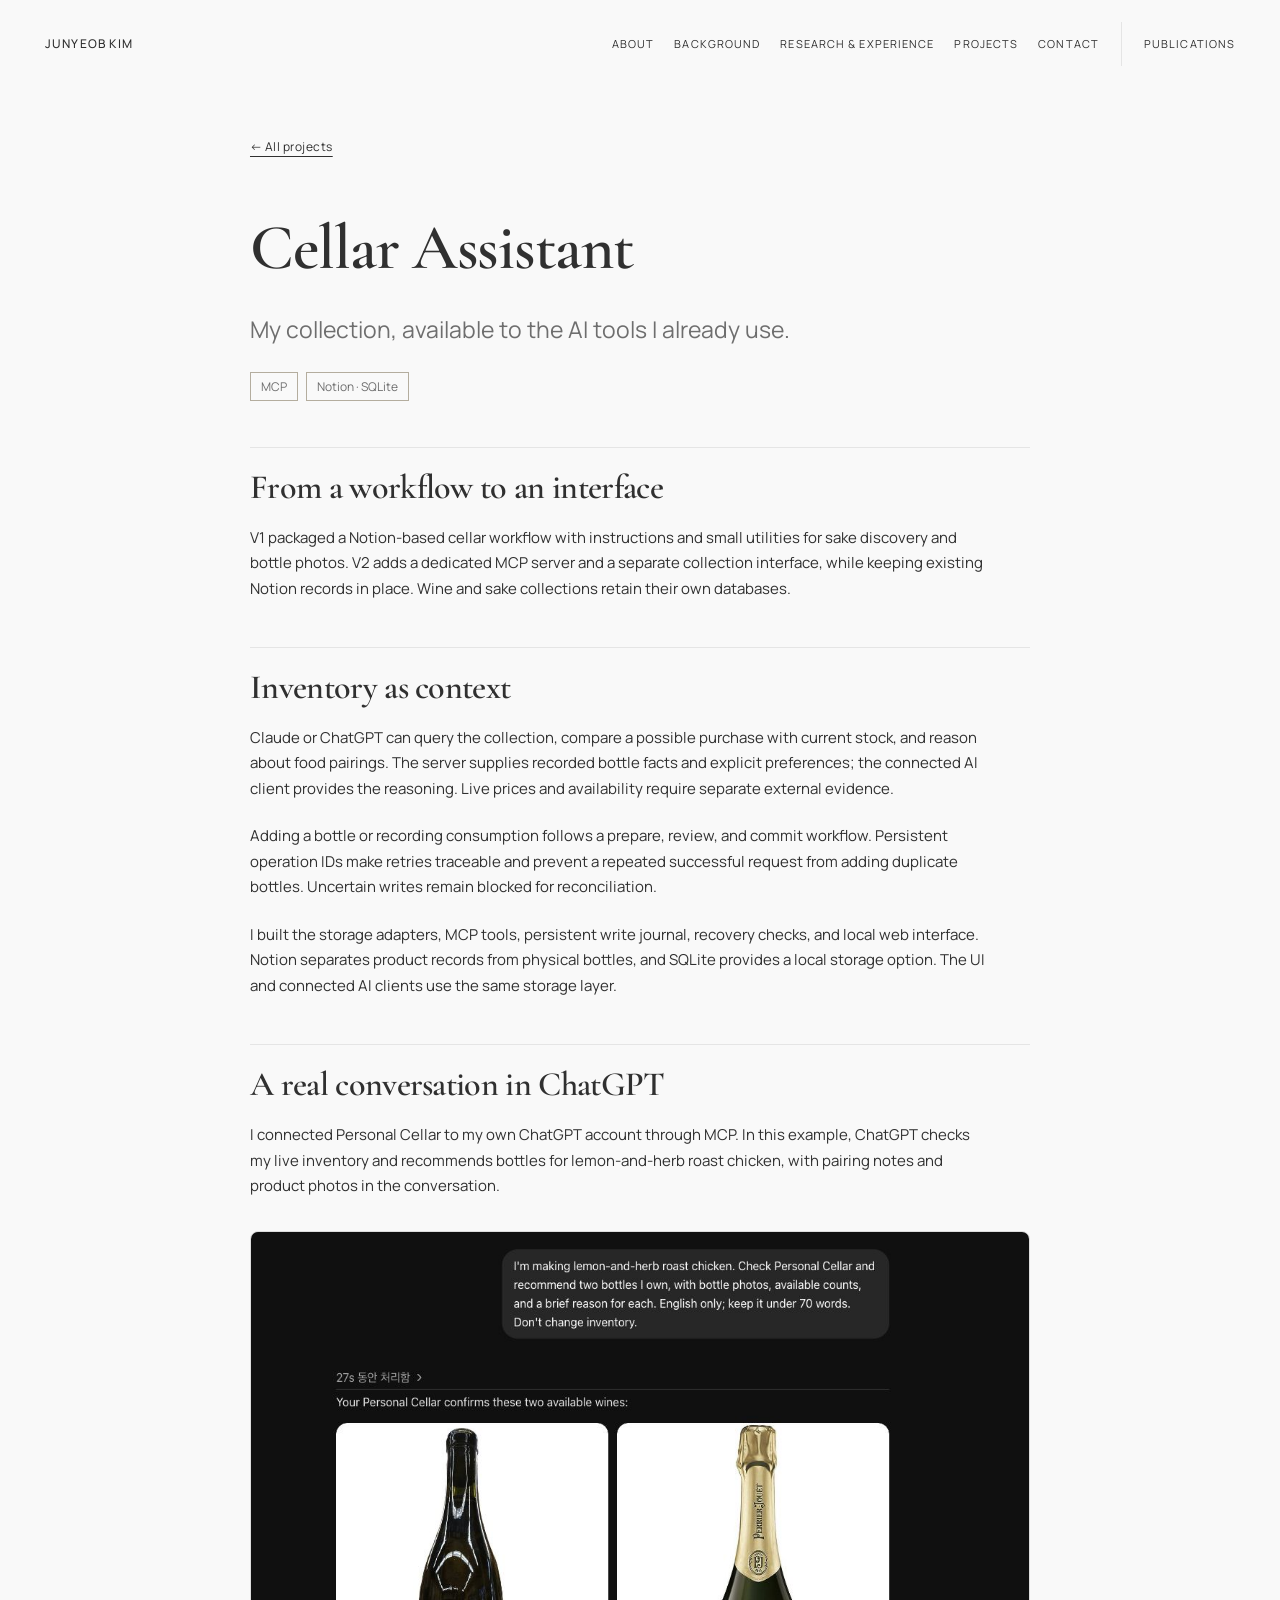
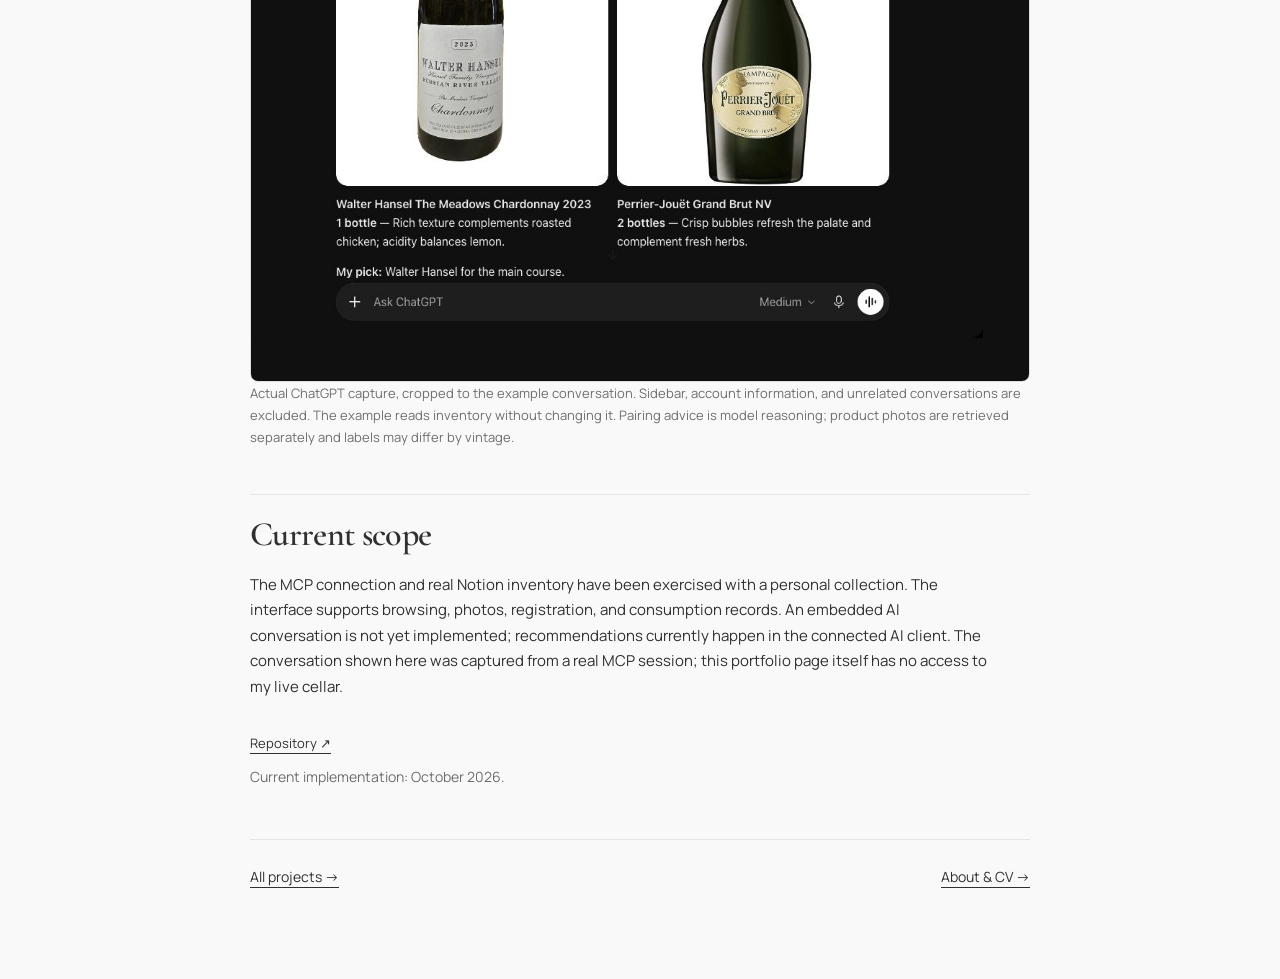
<file: projects/cellar.html>
<!doctype html><html lang="en"><head><meta charset="utf-8"><meta name="viewport" content="width=device-width, initial-scale=1"><meta name="robots" content="noindex,nofollow"><meta name="description" content="A personal cellar assistant connecting real inventory to AI clients through MCP."><title>Cellar Assistant · Junyeob Kim</title><link rel="stylesheet" href="../assets/fonts.css"><link rel="stylesheet" href="../assets/style.css?v=mobile-inline-3"><style>.mcp-capture{margin:32px 0}.mcp-capture img{width:100%;height:auto;display:block;border-radius:8px;border:1px solid #ddd}</style></head><body><a class="skip" href="#main">Skip to content</a><header><a class="wordmark" href="/">Junyeob Kim</a><nav aria-label="Main navigation"><a href="../index.html#intro" data-section="intro">About</a><a href="../index.html#experience" data-section="experience">Background</a><a href="../index.html#research" data-section="research">Research &amp; Experience</a><a href="../index.html#projects" data-section="projects">Projects</a><a href="../index.html#contact" data-section="contact">Contact</a><a class="nav-publications" href="../publications.html">Publications</a></nav></header><main id="main" tabindex="-1"><article class="detail"><a class="back" href="../projects.html">← All projects</a><h1>Cellar Assistant</h1><p class="lead">My collection, available to the AI tools I already use.</p><div class="status-tags"><span class="status-tag">MCP</span><span class="status-tag">Notion · SQLite</span></div>
<h2>From a workflow to an interface</h2><p>V1 packaged a Notion-based cellar workflow with instructions and small utilities for sake discovery and bottle photos. V2 adds a dedicated MCP server and a separate collection interface, while keeping existing Notion records in place. Wine and sake collections retain their own databases.</p>
<h2>Inventory as context</h2><p>Claude or ChatGPT can query the collection, compare a possible purchase with current stock, and reason about food pairings. The server supplies recorded bottle facts and explicit preferences; the connected AI client provides the reasoning. Live prices and availability require separate external evidence.</p><p>Adding a bottle or recording consumption follows a prepare, review, and commit workflow. Persistent operation IDs make retries traceable and prevent a repeated successful request from adding duplicate bottles. Uncertain writes remain blocked for reconciliation.</p>
<p>I built the storage adapters, MCP tools, persistent write journal, recovery checks, and local web interface. Notion separates product records from physical bottles, and SQLite provides a local storage option. The UI and connected AI clients use the same storage layer.</p>
<h2>A real conversation in ChatGPT</h2><p>I connected Personal Cellar to my own ChatGPT account through MCP. In this example, ChatGPT checks my live inventory and recommends bottles for lemon-and-herb roast chicken, with pairing notes and product photos in the conversation.</p><figure class="mcp-capture"><img src="../assets/cellar-chatgpt.png" alt="Actual English ChatGPT conversation using Personal Cellar to check wine inventory and recommend food pairings with bottle photos."><figcaption class="meta">Actual ChatGPT capture, cropped to the example conversation. Sidebar, account information, and unrelated conversations are excluded. The example reads inventory without changing it. Pairing advice is model reasoning; product photos are retrieved separately and labels may differ by vintage.</figcaption></figure>
<h2>Current scope</h2><p>The MCP connection and real Notion inventory have been exercised with a personal collection. The interface supports browsing, photos, registration, and consumption records. An embedded AI conversation is not yet implemented; recommendations currently happen in the connected AI client. The conversation shown here was captured from a real MCP session; this portfolio page itself has no access to my live cellar.</p><div class="paper-links"><a href="https://github.com/juny116/cellar-tools">Repository ↗</a></div><p class="meta">Current implementation: October 2026.</p><div class="detail-end"><a href="../projects.html">All projects →</a><a href="../index.html#intro">About &amp; CV →</a></div></article></main><script src="../assets/navigation.js?v=mobile-inline-3" defer></script></body></html>
</file>
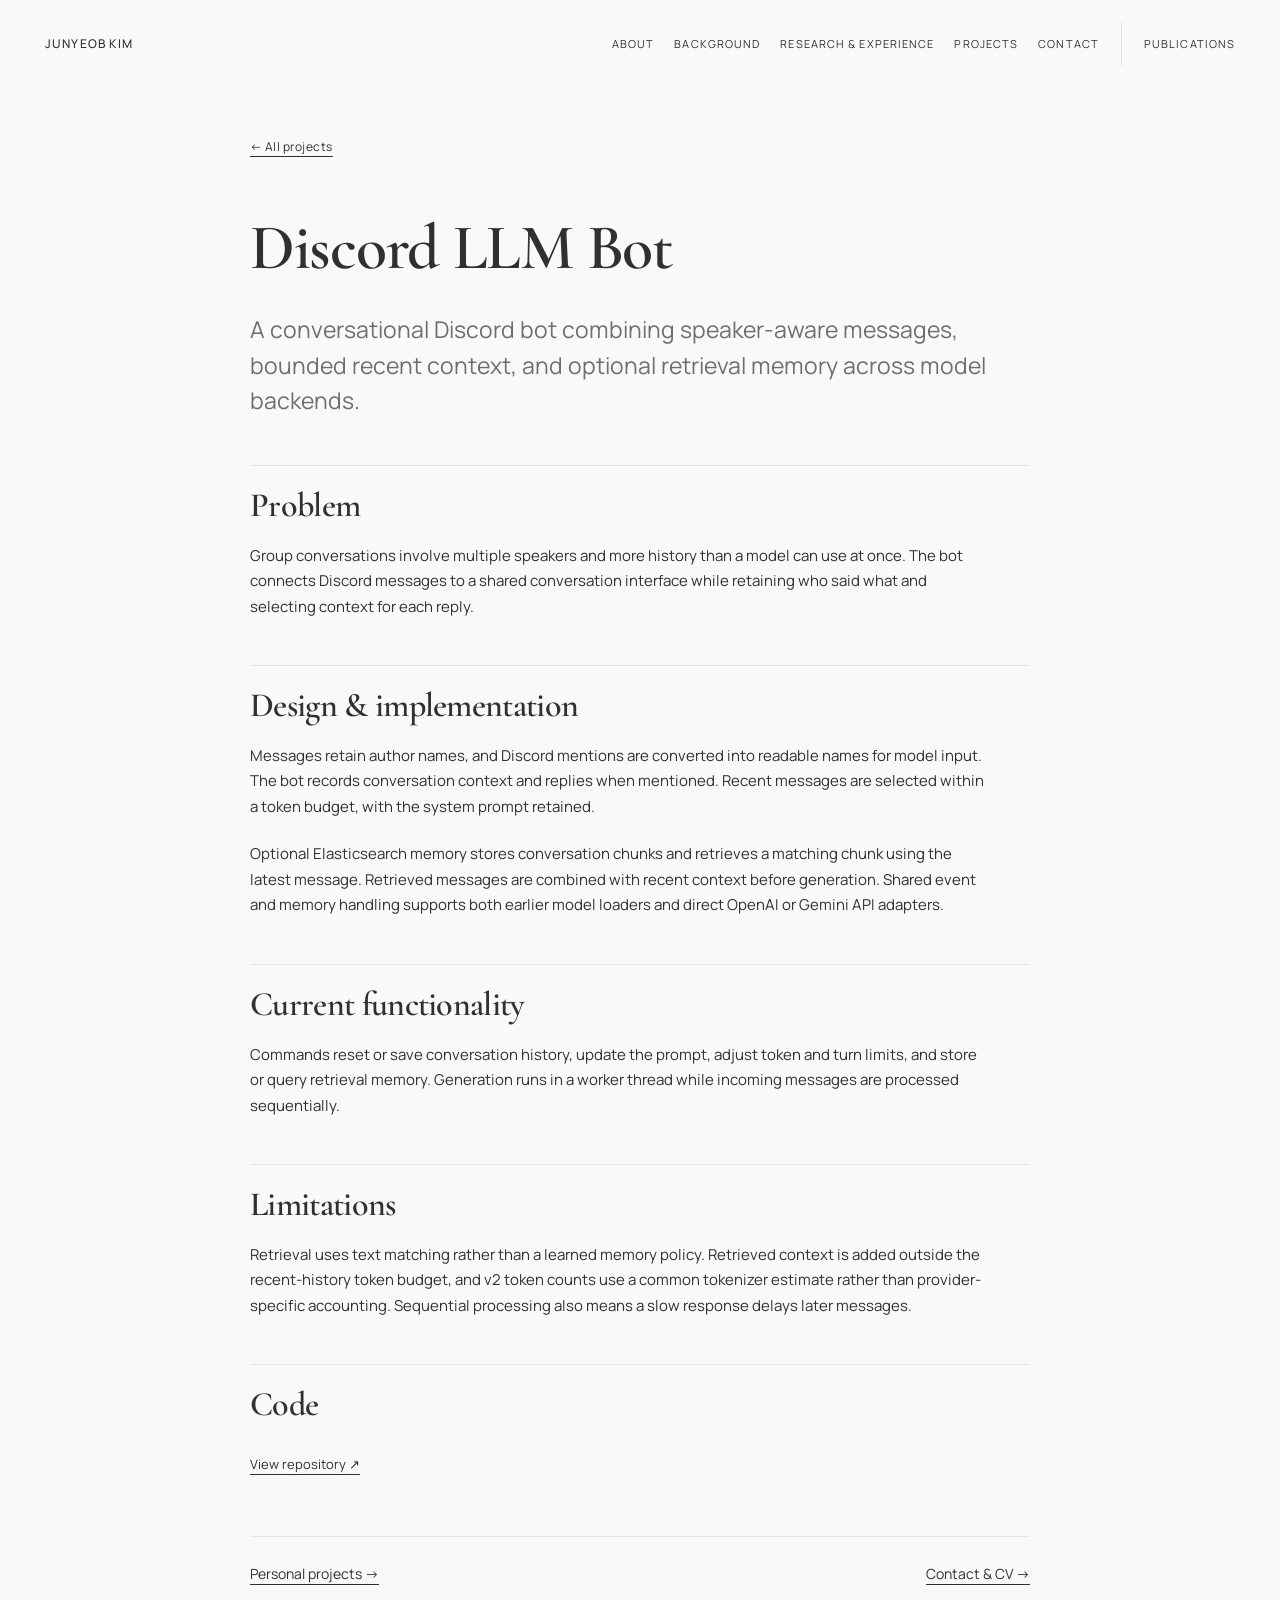
<file: projects/discord.html>
<!doctype html><html lang="en"><head><meta charset="utf-8"><meta name="viewport" content="width=device-width, initial-scale=1"><meta name="robots" content="noindex,nofollow"><meta name="description" content="Junyeob Kim — research in language model reasoning, evaluation, and agents."><title>Discord LLM Bot · Junyeob Kim</title><link rel="stylesheet" href="../assets/fonts.css"><link rel="stylesheet" href="../assets/style.css?v=mobile-inline-3"></head><body><a class="skip" href="#main">Skip to content</a><header><a class="wordmark" href="/">Junyeob Kim</a><nav aria-label="Main navigation"><a href="../index.html#intro" data-section="intro">About</a><a href="../index.html#experience" data-section="experience">Background</a><a href="../index.html#research" data-section="research">Research &amp; Experience</a><a href="../index.html#projects" data-section="projects">Projects</a><a href="../index.html#contact" data-section="contact">Contact</a><a class="nav-publications" href="../publications.html">Publications</a></nav></header><main id="main" tabindex="-1"><article class="detail"><a class="back" href="../projects.html">← All projects</a><h1>Discord LLM Bot</h1><p class="lead">A conversational Discord bot combining speaker-aware messages, bounded recent context, and optional retrieval memory across model backends.</p><h2>Problem</h2><p>Group conversations involve multiple speakers and more history than a model can use at once. The bot connects Discord messages to a shared conversation interface while retaining who said what and selecting context for each reply.</p><h2>Design &amp; implementation</h2><p>Messages retain author names, and Discord mentions are converted into readable names for model input. The bot records conversation context and replies when mentioned. Recent messages are selected within a token budget, with the system prompt retained.</p><p>Optional Elasticsearch memory stores conversation chunks and retrieves a matching chunk using the latest message. Retrieved messages are combined with recent context before generation. Shared event and memory handling supports both earlier model loaders and direct OpenAI or Gemini API adapters.</p><h2>Current functionality</h2><p>Commands reset or save conversation history, update the prompt, adjust token and turn limits, and store or query retrieval memory. Generation runs in a worker thread while incoming messages are processed sequentially.</p><h2>Limitations</h2><p>Retrieval uses text matching rather than a learned memory policy. Retrieved context is added outside the recent-history token budget, and v2 token counts use a common tokenizer estimate rather than provider-specific accounting. Sequential processing also means a slow response delays later messages.</p><h2>Code</h2><div class="paper-links"><a href="https://github.com/juny116/discord-llm-bot">View repository ↗</a></div><div class="detail-end"><a href="../index.html#projects">Personal projects →</a><a href="../index.html#contact">Contact &amp; CV →</a></div></article></main><script src="../assets/navigation.js?v=mobile-inline-3" defer></script></body></html>
</file>
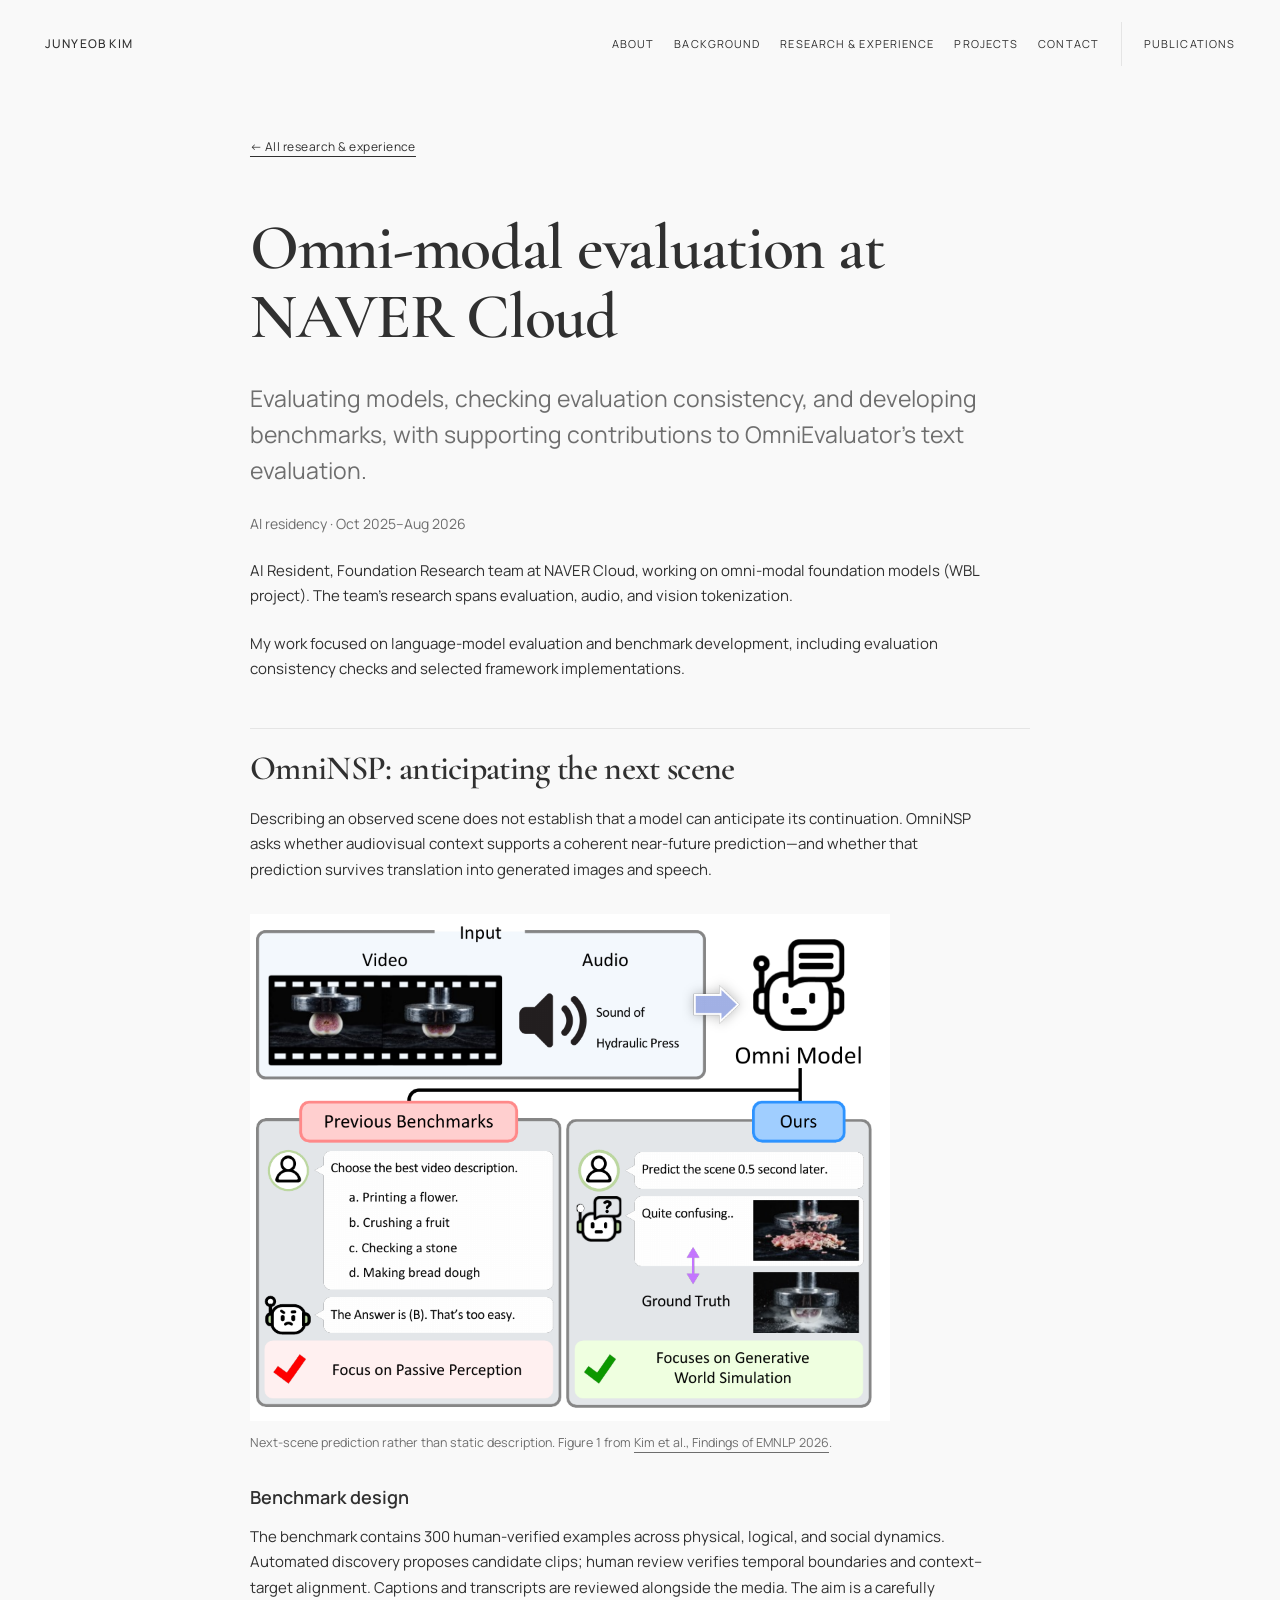
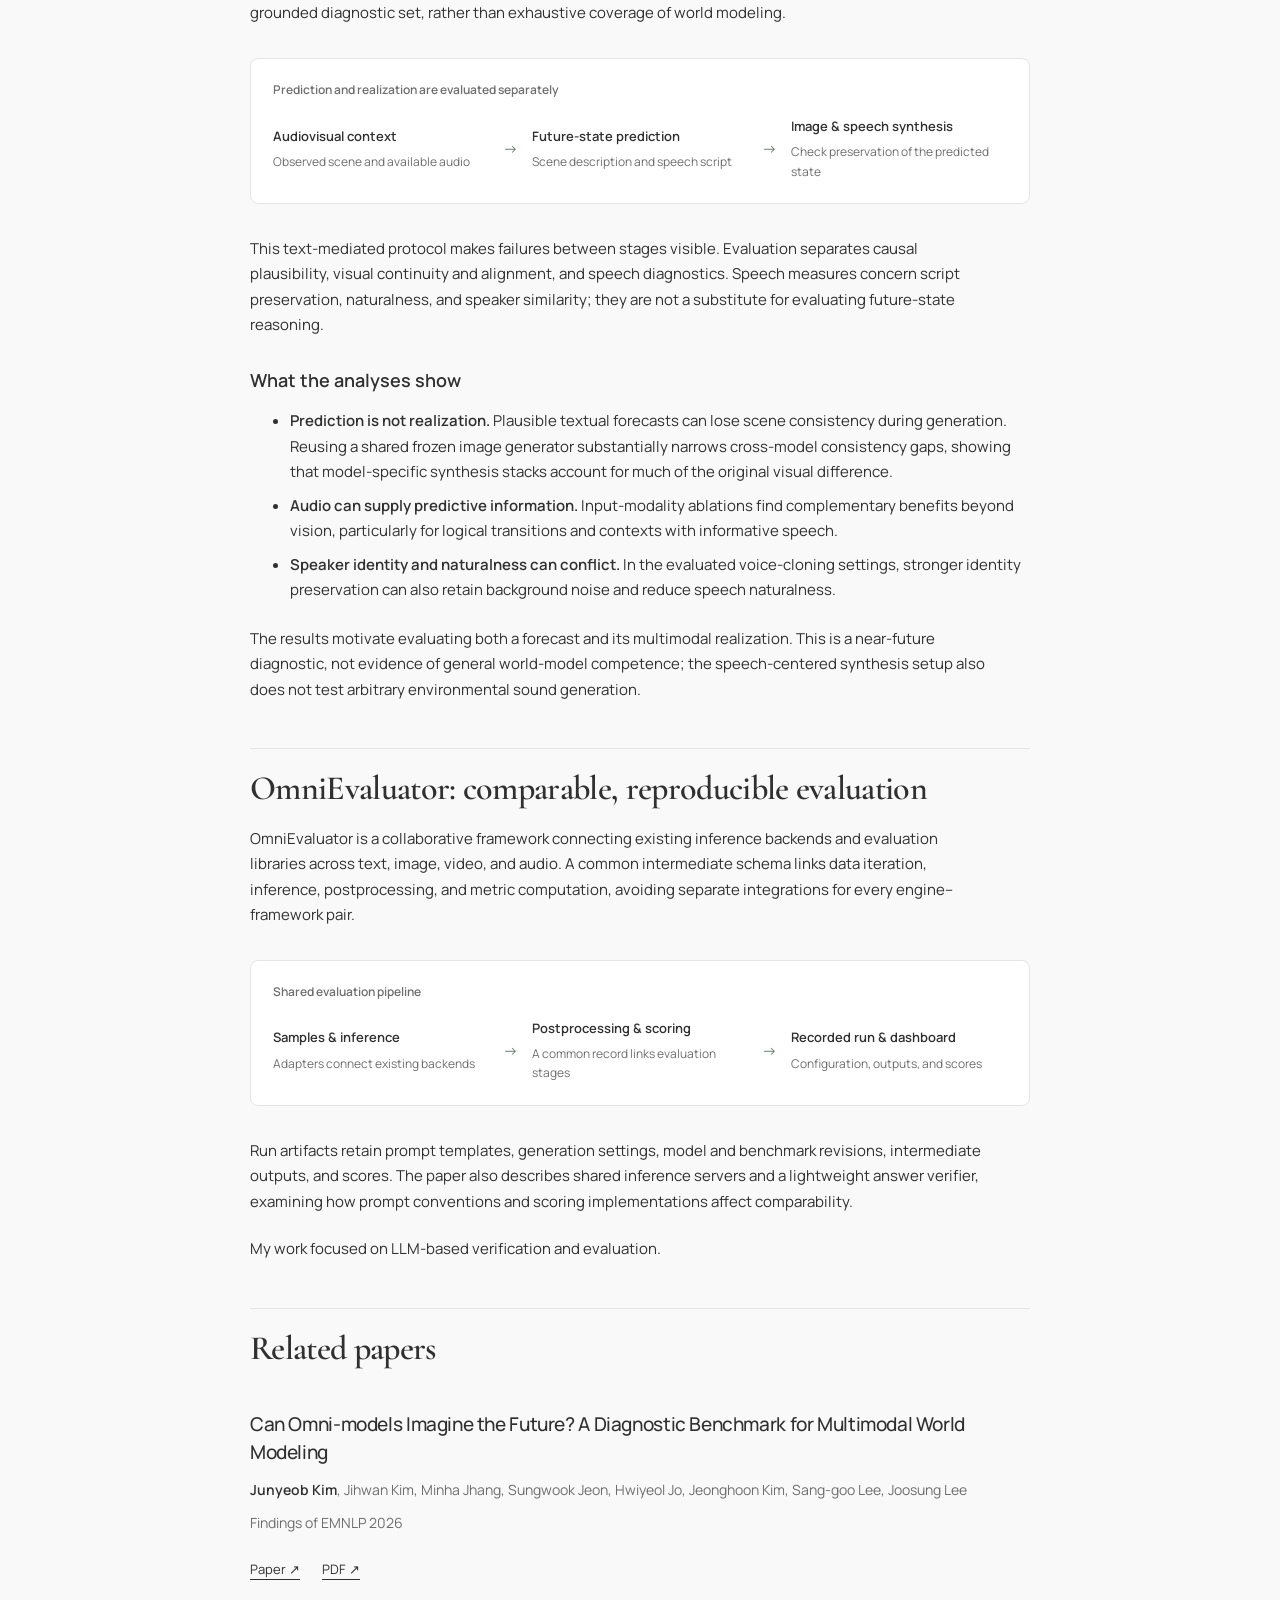
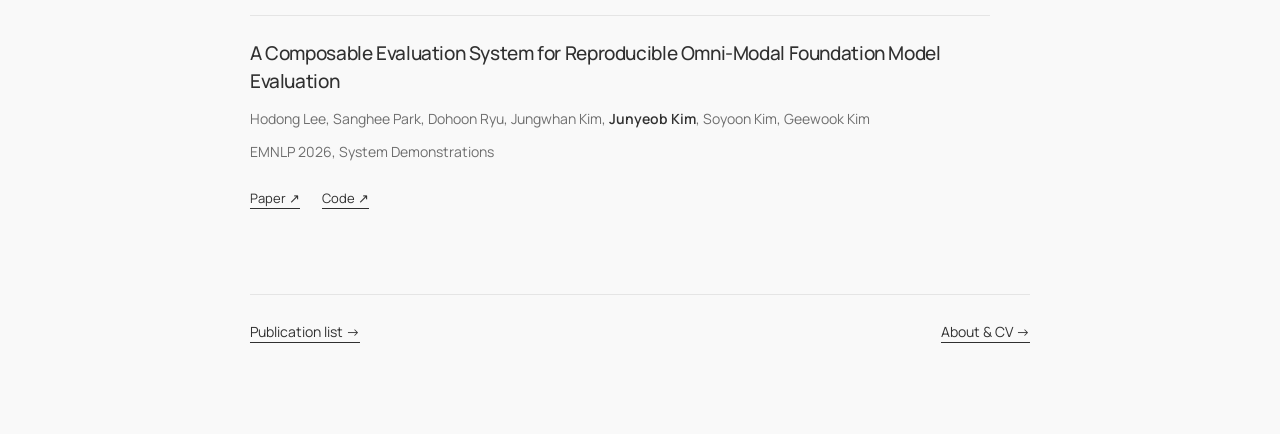
<file: projects/evaluation.html>
<!doctype html><html lang="en"><head><meta charset="utf-8"><meta name="viewport" content="width=device-width, initial-scale=1"><meta name="robots" content="noindex,nofollow"><meta name="description" content="Junyeob Kim — research in language model reasoning, evaluation, and agents."><title>Omni-modal evaluation at NAVER Cloud · Junyeob Kim</title><link rel="stylesheet" href="../assets/fonts.css"><link rel="stylesheet" href="../assets/style.css?v=mobile-inline-3"></head><body><a class="skip" href="#main">Skip to content</a><header><a class="wordmark" href="/">Junyeob Kim</a><nav aria-label="Main navigation"><a href="../index.html#intro" data-section="intro">About</a><a href="../index.html#experience" data-section="experience">Background</a><a href="../index.html#research" data-section="research">Research &amp; Experience</a><a href="../index.html#projects" data-section="projects">Projects</a><a href="../index.html#contact" data-section="contact">Contact</a><a class="nav-publications" href="../publications.html">Publications</a></nav></header><main id="main" tabindex="-1"><article class="detail"><a class="back" href="../research.html">← All research &amp; experience</a><h1>Omni-modal evaluation at NAVER Cloud</h1><p class="lead">Evaluating models, checking evaluation consistency, and developing benchmarks, with supporting contributions to OmniEvaluator’s text evaluation.</p><p class="meta">AI residency · Oct 2025–Aug 2026</p><p>AI Resident, Foundation Research team at NAVER Cloud, working on omni-modal foundation models (WBL project). The team’s research spans evaluation, audio, and vision tokenization.</p><p>My work focused on language-model evaluation and benchmark development, including evaluation consistency checks and selected framework implementations.</p>
<h2>OmniNSP: anticipating the next scene</h2><p>Describing an observed scene does not establish that a model can anticipate its continuation. OmniNSP asks whether audiovisual context supports a coherent near-future prediction—and whether that prediction survives translation into generated images and speech.</p><figure class="paper-figure"><a href="https://aclanthology.org/2026.findings-emnlp.2199.pdf"><img src="../assets/omninsp-figure1.png" width="960" height="760" loading="lazy" alt="OmniNSP Figure 1 contrasts describing observed video and audio with predicting the next scene."></a><figcaption>Next-scene prediction rather than static description. Figure 1 from <a href="https://aclanthology.org/2026.findings-emnlp.2199/">Kim et al., Findings of EMNLP 2026</a>.</figcaption></figure>
<h3>Benchmark design</h3><p>The benchmark contains 300 human-verified examples across physical, logical, and social dynamics. Automated discovery proposes candidate clips; human review verifies temporal boundaries and context–target alignment. Captions and transcripts are reviewed alongside the media. The aim is a carefully grounded diagnostic set, rather than exhaustive coverage of world modeling.</p><figure class="system-flow"><figcaption>Prediction and realization are evaluated separately</figcaption><div class="flow-row"><div><strong>Audiovisual context</strong><span>Observed scene and available audio</span></div><span class="flow-arrow" aria-hidden="true">→</span><div><strong>Future-state prediction</strong><span>Scene description and speech script</span></div><span class="flow-arrow" aria-hidden="true">→</span><div><strong>Image &amp; speech synthesis</strong><span>Check preservation of the predicted state</span></div></div></figure><p>This text-mediated protocol makes failures between stages visible. Evaluation separates causal plausibility, visual continuity and alignment, and speech diagnostics. Speech measures concern script preservation, naturalness, and speaker similarity; they are not a substitute for evaluating future-state reasoning.</p>
<h3>What the analyses show</h3><ul><li><strong>Prediction is not realization.</strong> Plausible textual forecasts can lose scene consistency during generation. Reusing a shared frozen image generator substantially narrows cross-model consistency gaps, showing that model-specific synthesis stacks account for much of the original visual difference.</li><li><strong>Audio can supply predictive information.</strong> Input-modality ablations find complementary benefits beyond vision, particularly for logical transitions and contexts with informative speech.</li><li><strong>Speaker identity and naturalness can conflict.</strong> In the evaluated voice-cloning settings, stronger identity preservation can also retain background noise and reduce speech naturalness.</li></ul><p>The results motivate evaluating both a forecast and its multimodal realization. This is a near-future diagnostic, not evidence of general world-model competence; the speech-centered synthesis setup also does not test arbitrary environmental sound generation.</p>
<h2>OmniEvaluator: comparable, reproducible evaluation</h2><p>OmniEvaluator is a collaborative framework connecting existing inference backends and evaluation libraries across text, image, video, and audio. A common intermediate schema links data iteration, inference, postprocessing, and metric computation, avoiding separate integrations for every engine–framework pair.</p><figure class="system-flow"><figcaption>Shared evaluation pipeline</figcaption><div class="flow-row"><div><strong>Samples &amp; inference</strong><span>Adapters connect existing backends</span></div><span class="flow-arrow" aria-hidden="true">→</span><div><strong>Postprocessing &amp; scoring</strong><span>A common record links evaluation stages</span></div><span class="flow-arrow" aria-hidden="true">→</span><div><strong>Recorded run &amp; dashboard</strong><span>Configuration, outputs, and scores</span></div></div></figure><p>Run artifacts retain prompt templates, generation settings, model and benchmark revisions, intermediate outputs, and scores. The paper also describes shared inference servers and a lightweight answer verifier, examining how prompt conventions and scoring implementations affect comparability.</p><p>My work focused on LLM-based verification and evaluation.</p>
<h2>Related papers</h2><ul class="related-papers"><li class="paper-reference"><h3 id="omninsp-paper">Can Omni-models Imagine the Future? A Diagnostic Benchmark for Multimodal World Modeling</h3><p><strong>Junyeob Kim</strong>, Jihwan Kim, Minha Jhang, Sungwook Jeon, Hwiyeol Jo, Jeonghoon Kim, Sang-goo Lee, Joosung Lee</p><p class="meta">Findings of EMNLP 2026</p><div class="paper-links"><a href="https://aclanthology.org/2026.findings-emnlp.2199/">Paper ↗</a><a href="https://aclanthology.org/2026.findings-emnlp.2199.pdf">PDF ↗</a></div></li><li class="paper-reference"><h3 id="omni-evaluator">A Composable Evaluation System for Reproducible Omni-Modal Foundation Model Evaluation</h3><p>Hodong Lee, Sanghee Park, Dohoon Ryu, Jungwhan Kim, <strong>Junyeob Kim</strong>, Soyoon Kim, Geewook Kim</p><p class="meta">EMNLP 2026, System Demonstrations</p><div class="paper-links"><a href="https://aclanthology.org/2026.emnlp-demos.70/">Paper ↗</a><a href="https://github.com/naver-ai/omni-evaluator">Code ↗</a></div></li></ul><div class="detail-end"><a href="../publications.html">Publication list →</a><a href="../index.html#intro">About & CV →</a></div></article></main><script src="../assets/navigation.js?v=mobile-inline-3" defer></script></body></html>
</file>
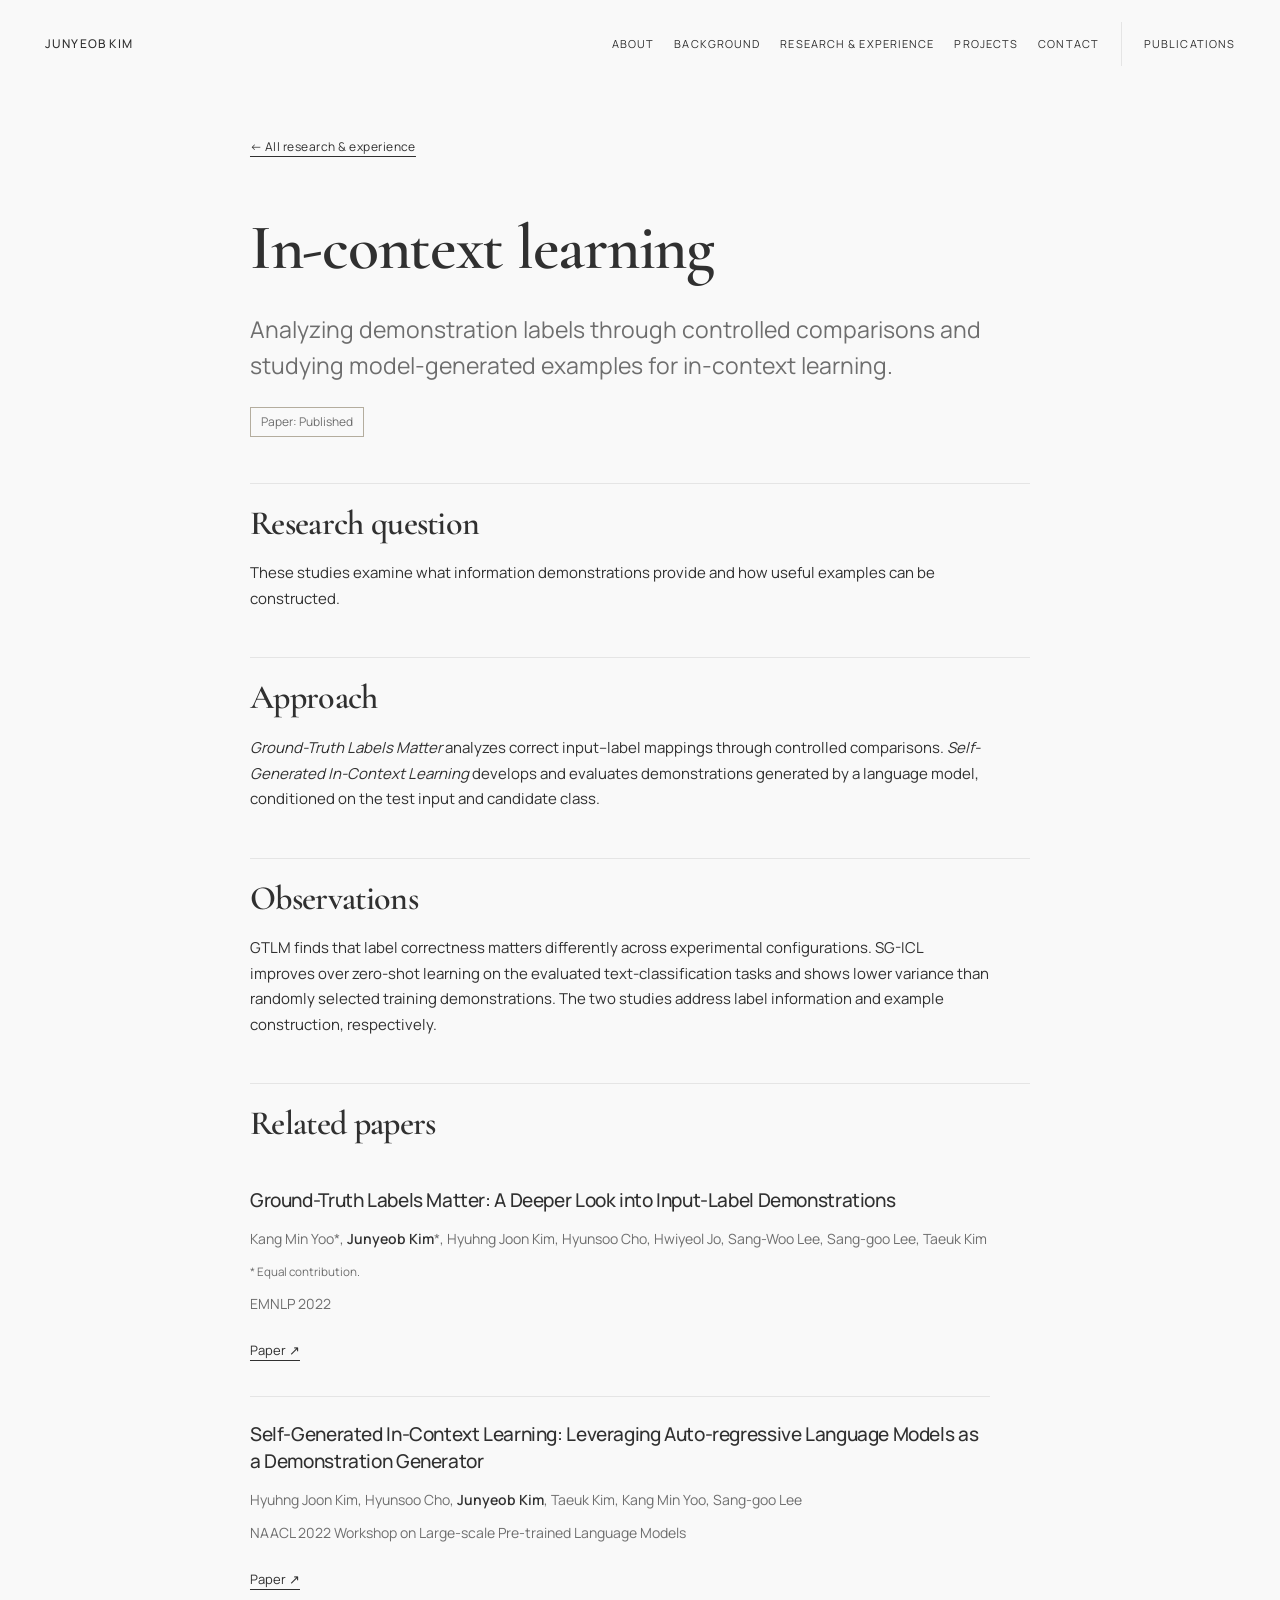
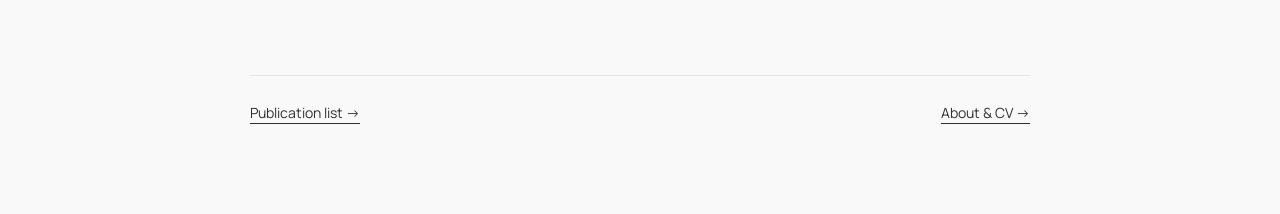
<file: projects/in-context-learning.html>
<!doctype html><html lang="en"><head><meta charset="utf-8"><meta name="viewport" content="width=device-width, initial-scale=1"><meta name="robots" content="noindex,nofollow"><meta name="description" content="Junyeob Kim — research in language model reasoning, evaluation, and agents."><title>In-context learning · Junyeob Kim</title><link rel="stylesheet" href="../assets/fonts.css"><link rel="stylesheet" href="../assets/style.css?v=mobile-inline-3"></head><body><a class="skip" href="#main">Skip to content</a><header><a class="wordmark" href="/">Junyeob Kim</a><nav aria-label="Main navigation"><a href="../index.html#intro" data-section="intro">About</a><a href="../index.html#experience" data-section="experience">Background</a><a href="../index.html#research" data-section="research">Research &amp; Experience</a><a href="../index.html#projects" data-section="projects">Projects</a><a href="../index.html#contact" data-section="contact">Contact</a><a class="nav-publications" href="../publications.html">Publications</a></nav></header><main id="main" tabindex="-1"><article class="detail"><a class="back" href="../research.html">← All research &amp; experience</a><h1>In-context learning</h1><p class="lead">Analyzing demonstration labels through controlled comparisons and studying model-generated examples for in-context learning.</p><div class="status-tags"><span class="status-tag">Paper: Published</span></div><h2>Research question</h2><p>These studies examine what information demonstrations provide and how useful examples can be constructed.</p><h2>Approach</h2><p><em>Ground-Truth Labels Matter</em> analyzes correct input–label mappings through controlled comparisons. <em>Self-Generated In-Context Learning</em> develops and evaluates demonstrations generated by a language model, conditioned on the test input and candidate class.</p><h2>Observations</h2><p>GTLM finds that label correctness matters differently across experimental configurations. SG-ICL improves over zero-shot learning on the evaluated text-classification tasks and shows lower variance than randomly selected training demonstrations. The two studies address label information and example construction, respectively.</p><h2>Related papers</h2><ul class="related-papers"><li class="paper-reference"><h3 id="ground-truth-labels">Ground-Truth Labels Matter: A Deeper Look into Input-Label Demonstrations</h3><p>Kang Min Yoo*, <strong>Junyeob Kim</strong>*, Hyuhng Joon Kim, Hyunsoo Cho, Hwiyeol Jo, Sang-Woo Lee, Sang-goo Lee, Taeuk Kim</p><p class="meta"><small>* Equal contribution.</small></p><p class="meta">EMNLP 2022</p><div class="paper-links"><a href="https://aclanthology.org/2022.emnlp-main.155/">Paper ↗</a></div></li><li class="paper-reference"><h3 id="self-generated-icl">Self-Generated In-Context Learning: Leveraging Auto-regressive Language Models as a Demonstration Generator</h3><p>Hyuhng Joon Kim, Hyunsoo Cho, <strong>Junyeob Kim</strong>, Taeuk Kim, Kang Min Yoo, Sang-goo Lee</p><p class="meta">NAACL 2022 Workshop on Large-scale Pre-trained Language Models</p><div class="paper-links"><a href="https://arxiv.org/abs/2206.08082">Paper ↗</a></div></li></ul><div class="detail-end"><a href="../publications.html">Publication list →</a><a href="../index.html#intro">About & CV →</a></div></article></main><script src="../assets/navigation.js?v=mobile-inline-3" defer></script></body></html>
</file>
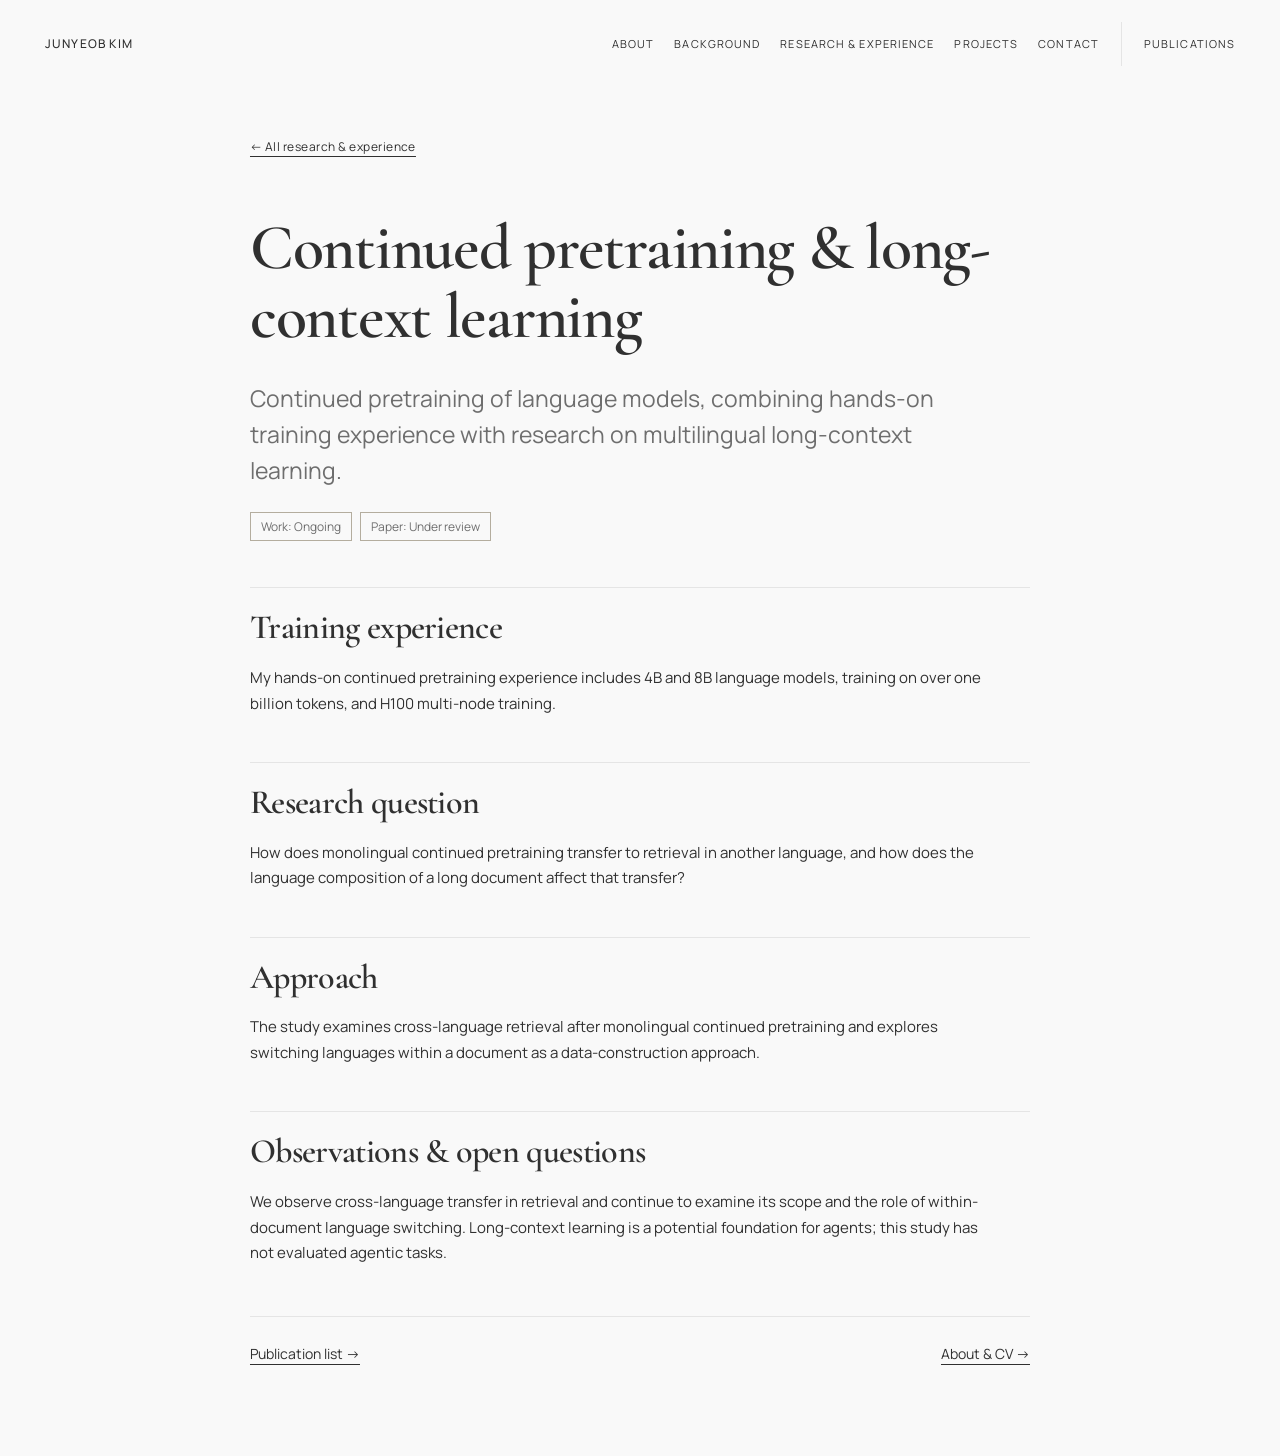
<file: projects/long-context.html>
<!doctype html><html lang="en"><head><meta charset="utf-8"><meta name="viewport" content="width=device-width, initial-scale=1"><meta name="robots" content="noindex,nofollow"><meta name="description" content="Junyeob Kim — research in language model reasoning, evaluation, and agents."><title>Continued pretraining &amp; long-context learning · Junyeob Kim</title><link rel="stylesheet" href="../assets/fonts.css"><link rel="stylesheet" href="../assets/style.css?v=mobile-inline-3"></head><body><a class="skip" href="#main">Skip to content</a><header><a class="wordmark" href="/">Junyeob Kim</a><nav aria-label="Main navigation"><a href="../index.html#intro" data-section="intro">About</a><a href="../index.html#experience" data-section="experience">Background</a><a href="../index.html#research" data-section="research">Research &amp; Experience</a><a href="../index.html#projects" data-section="projects">Projects</a><a href="../index.html#contact" data-section="contact">Contact</a><a class="nav-publications" href="../publications.html">Publications</a></nav></header><main id="main" tabindex="-1"><article class="detail"><a class="back" href="../research.html">← All research &amp; experience</a><h1>Continued pretraining &amp; long-context learning</h1><p class="lead">Continued pretraining of language models, combining hands-on training experience with research on multilingual long-context learning.</p><div class="status-tags"><span class="status-tag">Work: Ongoing</span><span class="status-tag">Paper: Under review</span></div><h2>Training experience</h2><p>My hands-on continued pretraining experience includes 4B and 8B language models, training on over one billion tokens, and H100 multi-node training.</p><h2>Research question</h2><p>How does monolingual continued pretraining transfer to retrieval in another language, and how does the language composition of a long document affect that transfer?</p><h2>Approach</h2><p>The study examines cross-language retrieval after monolingual continued pretraining and explores switching languages within a document as a data-construction approach.</p><h2>Observations &amp; open questions</h2><p>We observe cross-language transfer in retrieval and continue to examine its scope and the role of within-document language switching. Long-context learning is a potential foundation for agents; this study has not evaluated agentic tasks.</p><div class="detail-end"><a href="../publications.html">Publication list →</a><a href="../index.html#intro">About & CV →</a></div></article></main><script src="../assets/navigation.js?v=mobile-inline-3" defer></script></body></html>
</file>
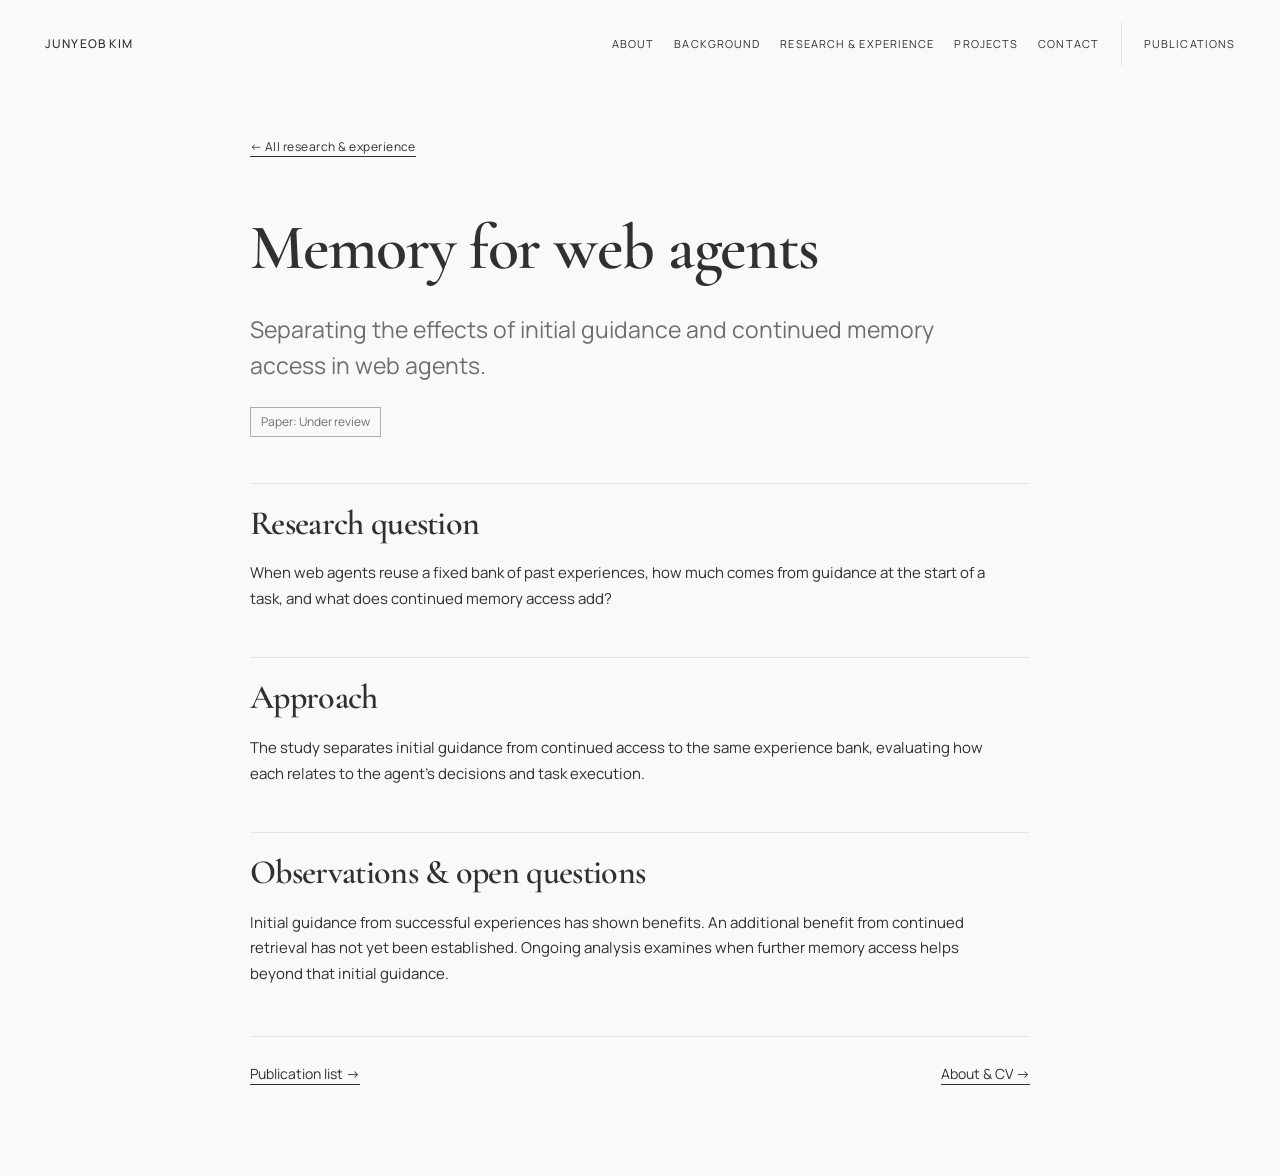
<file: projects/memory.html>
<!doctype html><html lang="en"><head><meta charset="utf-8"><meta name="viewport" content="width=device-width, initial-scale=1"><meta name="robots" content="noindex,nofollow"><meta name="description" content="Junyeob Kim — research in language model reasoning, evaluation, and agents."><title>Memory for web agents · Junyeob Kim</title><link rel="stylesheet" href="../assets/fonts.css"><link rel="stylesheet" href="../assets/style.css?v=mobile-inline-3"></head><body><a class="skip" href="#main">Skip to content</a><header><a class="wordmark" href="/">Junyeob Kim</a><nav aria-label="Main navigation"><a href="../index.html#intro" data-section="intro">About</a><a href="../index.html#experience" data-section="experience">Background</a><a href="../index.html#research" data-section="research">Research &amp; Experience</a><a href="../index.html#projects" data-section="projects">Projects</a><a href="../index.html#contact" data-section="contact">Contact</a><a class="nav-publications" href="../publications.html">Publications</a></nav></header><main id="main" tabindex="-1"><article class="detail"><a class="back" href="../research.html">← All research &amp; experience</a><h1>Memory for web agents</h1><p class="lead">Separating the effects of initial guidance and continued memory access in web agents.</p><div class="status-tags"><span class="status-tag">Paper: Under review</span></div><h2>Research question</h2><p>When web agents reuse a fixed bank of past experiences, how much comes from guidance at the start of a task, and what does continued memory access add?</p><h2>Approach</h2><p>The study separates initial guidance from continued access to the same experience bank, evaluating how each relates to the agent’s decisions and task execution.</p><h2>Observations &amp; open questions</h2><p>Initial guidance from successful experiences has shown benefits. An additional benefit from continued retrieval has not yet been established. Ongoing analysis examines when further memory access helps beyond that initial guidance.</p><div class="detail-end"><a href="../publications.html">Publication list →</a><a href="../index.html#intro">About & CV →</a></div></article></main><script src="../assets/navigation.js?v=mobile-inline-3" defer></script></body></html>
</file>
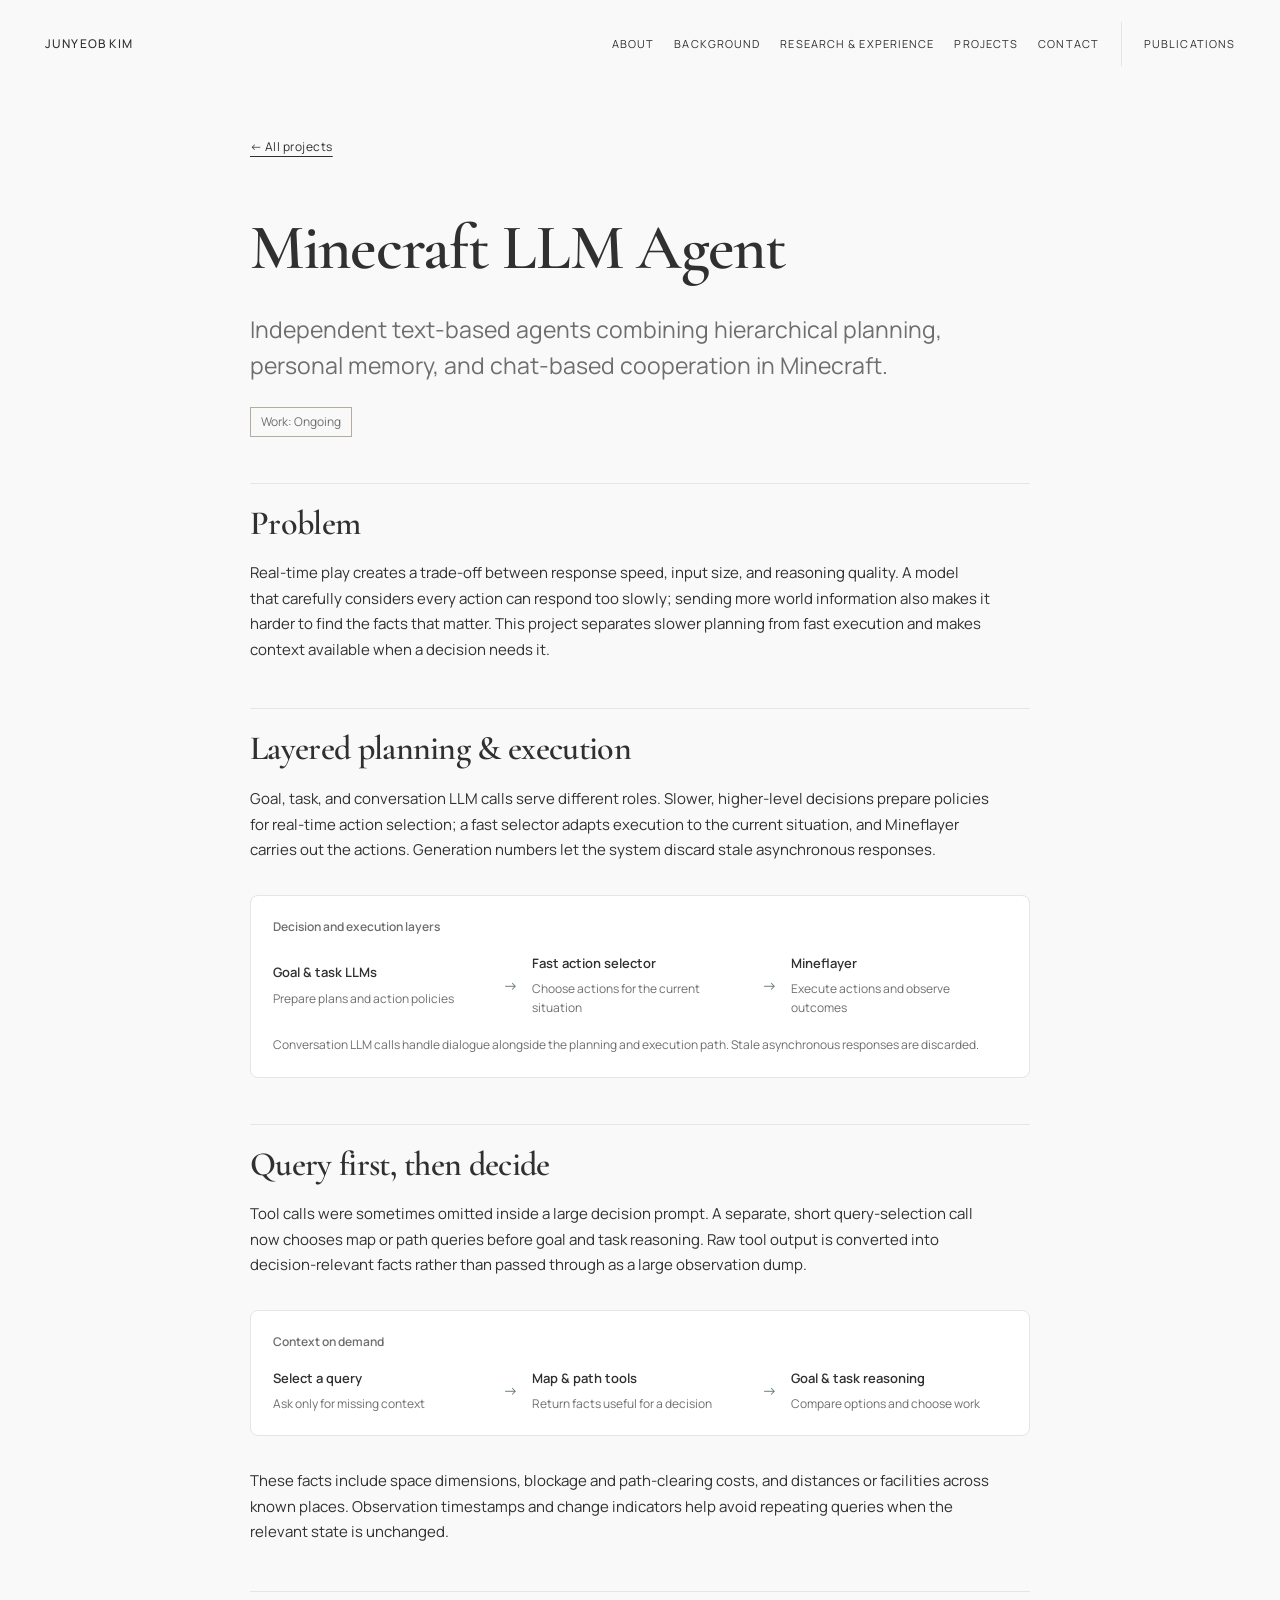
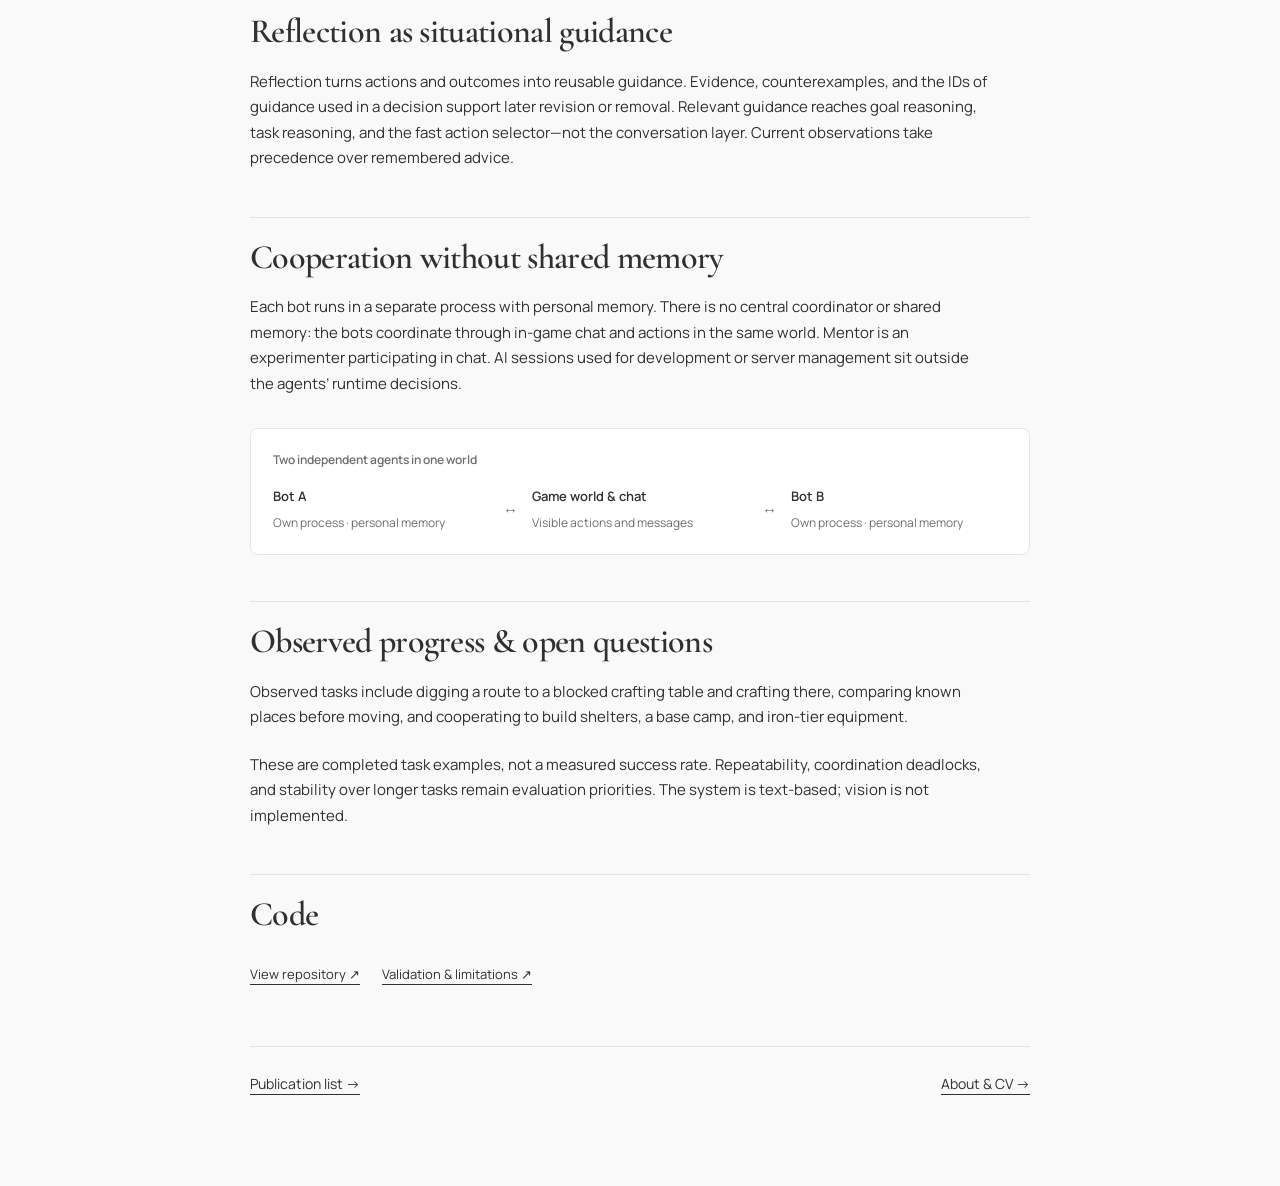
<file: projects/minecraft.html>
<!doctype html><html lang="en"><head><meta charset="utf-8"><meta name="viewport" content="width=device-width, initial-scale=1"><meta name="robots" content="noindex,nofollow"><meta name="description" content="Junyeob Kim — research in language model reasoning, evaluation, and agents."><title>Minecraft LLM Agent · Junyeob Kim</title><link rel="stylesheet" href="../assets/fonts.css"><link rel="stylesheet" href="../assets/style.css?v=mobile-inline-3"></head><body><a class="skip" href="#main">Skip to content</a><header><a class="wordmark" href="/">Junyeob Kim</a><nav aria-label="Main navigation"><a href="../index.html#intro" data-section="intro">About</a><a href="../index.html#experience" data-section="experience">Background</a><a href="../index.html#research" data-section="research">Research &amp; Experience</a><a href="../index.html#projects" data-section="projects">Projects</a><a href="../index.html#contact" data-section="contact">Contact</a><a class="nav-publications" href="../publications.html">Publications</a></nav></header><main id="main" tabindex="-1"><article class="detail"><a class="back" href="../projects.html">← All projects</a><h1>Minecraft LLM Agent</h1><p class="lead">Independent text-based agents combining hierarchical planning, personal memory, and chat-based cooperation in Minecraft.</p><div class="status-tags"><span class="status-tag">Work: Ongoing</span></div><h2>Problem</h2><p>Real-time play creates a trade-off between response speed, input size, and reasoning quality. A model that carefully considers every action can respond too slowly; sending more world information also makes it harder to find the facts that matter. This project separates slower planning from fast execution and makes context available when a decision needs it.</p><h2>Layered planning &amp; execution</h2><p>Goal, task, and conversation LLM calls serve different roles. Slower, higher-level decisions prepare policies for real-time action selection; a fast selector adapts execution to the current situation, and Mineflayer carries out the actions. Generation numbers let the system discard stale asynchronous responses.</p><figure class="system-flow"><figcaption>Decision and execution layers</figcaption><div class="flow-row"><div><strong>Goal &amp; task LLMs</strong><span>Prepare plans and action policies</span></div><span class="flow-arrow" aria-hidden="true">→</span><div><strong>Fast action selector</strong><span>Choose actions for the current situation</span></div><span class="flow-arrow" aria-hidden="true">→</span><div><strong>Mineflayer</strong><span>Execute actions and observe outcomes</span></div></div><p>Conversation LLM calls handle dialogue alongside the planning and execution path. Stale asynchronous responses are discarded.</p></figure><h2>Query first, then decide</h2><p>Tool calls were sometimes omitted inside a large decision prompt. A separate, short query-selection call now chooses map or path queries before goal and task reasoning. Raw tool output is converted into decision-relevant facts rather than passed through as a large observation dump.</p><figure class="system-flow"><figcaption>Context on demand</figcaption><div class="flow-row"><div><strong>Select a query</strong><span>Ask only for missing context</span></div><span class="flow-arrow" aria-hidden="true">→</span><div><strong>Map &amp; path tools</strong><span>Return facts useful for a decision</span></div><span class="flow-arrow" aria-hidden="true">→</span><div><strong>Goal &amp; task reasoning</strong><span>Compare options and choose work</span></div></div></figure><p>These facts include space dimensions, blockage and path-clearing costs, and distances or facilities across known places. Observation timestamps and change indicators help avoid repeating queries when the relevant state is unchanged.</p><h2>Reflection as situational guidance</h2><p>Reflection turns actions and outcomes into reusable guidance. Evidence, counterexamples, and the IDs of guidance used in a decision support later revision or removal. Relevant guidance reaches goal reasoning, task reasoning, and the fast action selector—not the conversation layer. Current observations take precedence over remembered advice.</p><h2>Cooperation without shared memory</h2><p>Each bot runs in a separate process with personal memory. There is no central coordinator or shared memory: the bots coordinate through in-game chat and actions in the same world. Mentor is an experimenter participating in chat. AI sessions used for development or server management sit outside the agents’ runtime decisions.</p><figure class="system-flow"><figcaption>Two independent agents in one world</figcaption><div class="flow-row"><div><strong>Bot A</strong><span>Own process · personal memory</span></div><span class="flow-arrow" aria-hidden="true">↔</span><div><strong>Game world &amp; chat</strong><span>Visible actions and messages</span></div><span class="flow-arrow" aria-hidden="true">↔</span><div><strong>Bot B</strong><span>Own process · personal memory</span></div></div></figure><h2>Observed progress &amp; open questions</h2><p>Observed tasks include digging a route to a blocked crafting table and crafting there, comparing known places before moving, and cooperating to build shelters, a base camp, and iron-tier equipment.</p><p>These are completed task examples, not a measured success rate. Repeatability, coordination deadlocks, and stability over longer tasks remain evaluation priorities. The system is text-based; vision is not implemented.</p><h2>Code</h2><div class="paper-links"><a href="https://github.com/juny116/minecraft-llm-agent">View repository ↗</a><a href="https://github.com/juny116/minecraft-llm-agent/blob/main/v2/docs/VALIDATION.md">Validation &amp; limitations ↗</a></div><div class="detail-end"><a href="../publications.html">Publication list →</a><a href="../index.html#intro">About & CV →</a></div></article></main><script src="../assets/navigation.js?v=mobile-inline-3" defer></script></body></html>
</file>
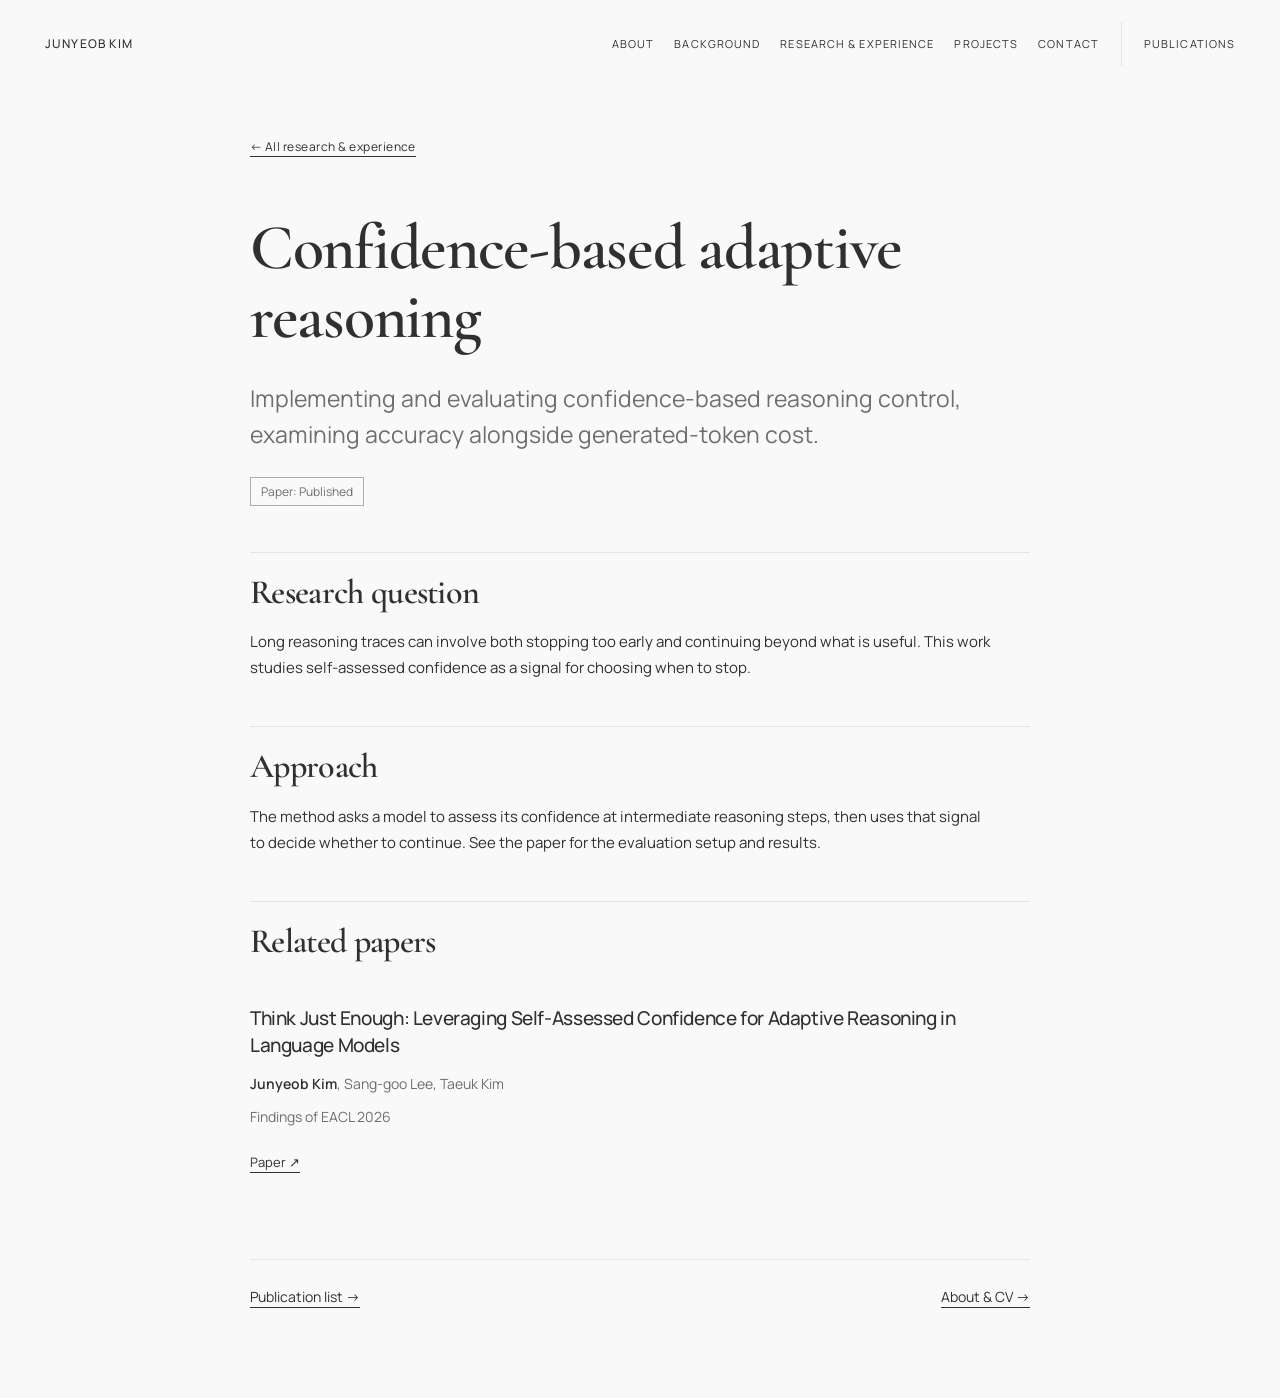
<file: projects/reasoning.html>
<!doctype html><html lang="en"><head><meta charset="utf-8"><meta name="viewport" content="width=device-width, initial-scale=1"><meta name="robots" content="noindex,nofollow"><meta name="description" content="Junyeob Kim — research in language model reasoning, evaluation, and agents."><title>Confidence-based adaptive reasoning · Junyeob Kim</title><link rel="stylesheet" href="../assets/fonts.css"><link rel="stylesheet" href="../assets/style.css?v=mobile-inline-3"></head><body><a class="skip" href="#main">Skip to content</a><header><a class="wordmark" href="/">Junyeob Kim</a><nav aria-label="Main navigation"><a href="../index.html#intro" data-section="intro">About</a><a href="../index.html#experience" data-section="experience">Background</a><a href="../index.html#research" data-section="research">Research &amp; Experience</a><a href="../index.html#projects" data-section="projects">Projects</a><a href="../index.html#contact" data-section="contact">Contact</a><a class="nav-publications" href="../publications.html">Publications</a></nav></header><main id="main" tabindex="-1"><article class="detail"><a class="back" href="../research.html">← All research &amp; experience</a><h1>Confidence-based adaptive reasoning</h1><p class="lead">Implementing and evaluating confidence-based reasoning control, examining accuracy alongside generated-token cost.</p><div class="status-tags"><span class="status-tag">Paper: Published</span></div><h2>Research question</h2><p>Long reasoning traces can involve both stopping too early and continuing beyond what is useful. This work studies self-assessed confidence as a signal for choosing when to stop.</p><h2>Approach</h2><p>The method asks a model to assess its confidence at intermediate reasoning steps, then uses that signal to decide whether to continue. See the paper for the evaluation setup and results.</p><h2>Related papers</h2><ul class="related-papers"><li class="paper-reference"><h3 id="think-just-enough">Think Just Enough: Leveraging Self-Assessed Confidence for Adaptive Reasoning in Language Models</h3><p><strong>Junyeob Kim</strong>, Sang-goo Lee, Taeuk Kim</p><p class="meta">Findings of EACL 2026</p><div class="paper-links"><a href="https://aclanthology.org/2026.findings-eacl.263/">Paper ↗</a></div></li></ul><div class="detail-end"><a href="../publications.html">Publication list →</a><a href="../index.html#intro">About & CV →</a></div></article></main><script src="../assets/navigation.js?v=mobile-inline-3" defer></script></body></html>
</file>
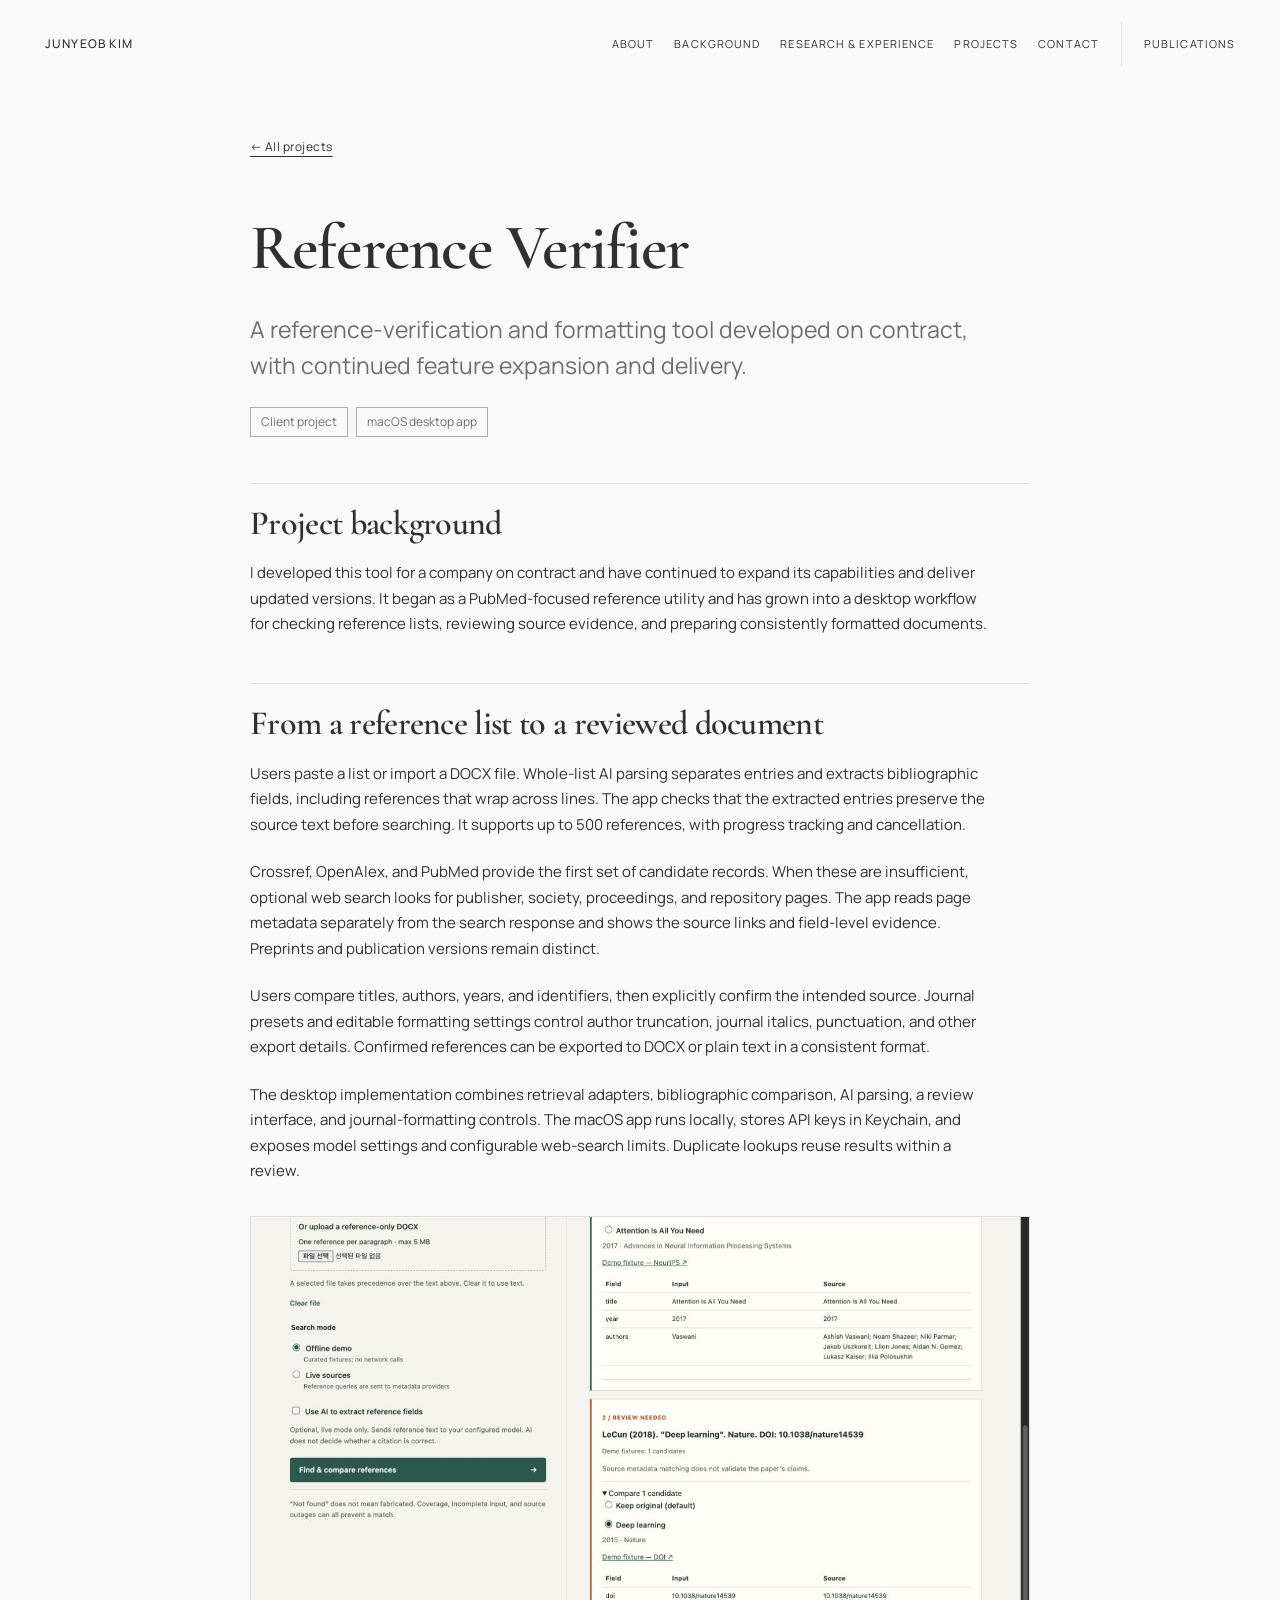
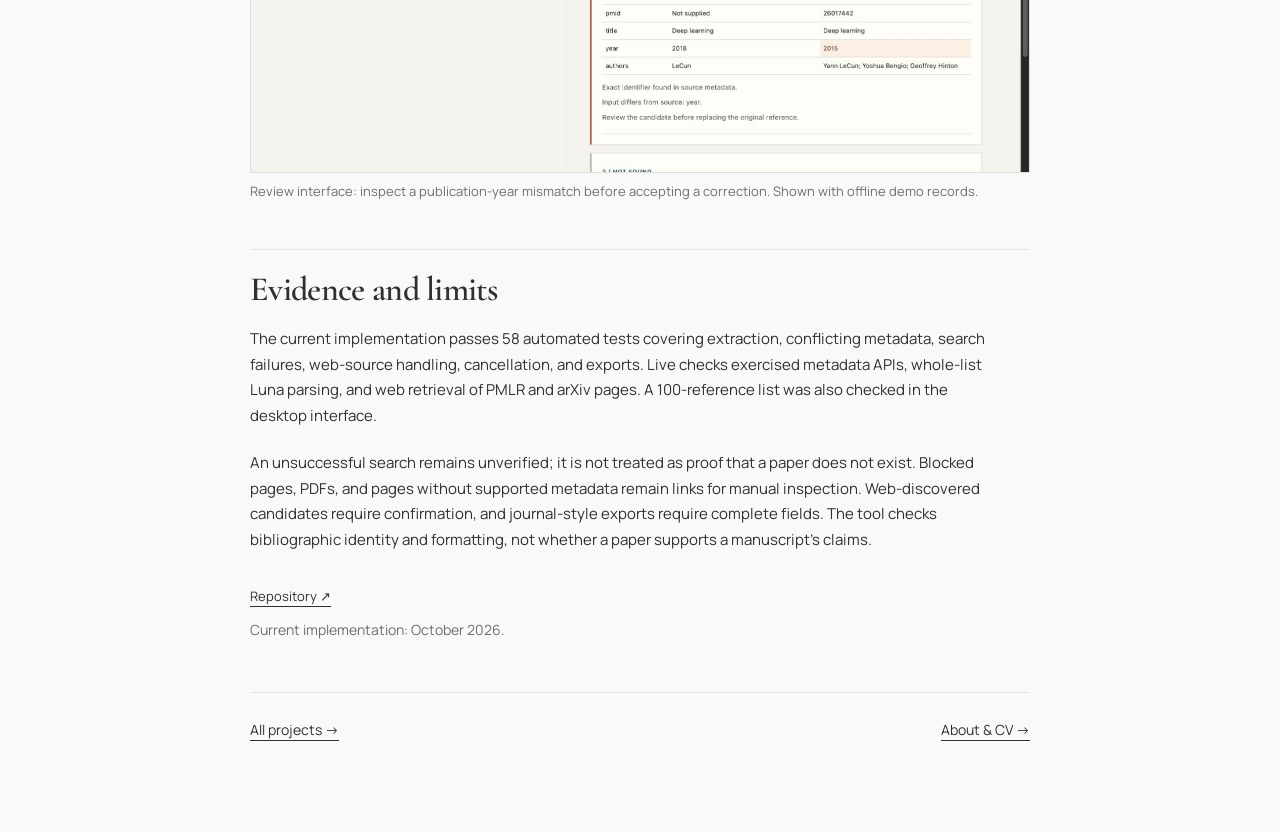
<file: projects/reference-verifier.html>
<!doctype html><html lang="en"><head><meta charset="utf-8"><meta name="viewport" content="width=device-width, initial-scale=1"><meta name="robots" content="noindex,nofollow"><meta name="description" content="A client-commissioned reference verification tool, continuously extended and delivered by Junyeob Kim."><title>Reference Verifier · Junyeob Kim</title><link rel="stylesheet" href="../assets/fonts.css"><link rel="stylesheet" href="../assets/style.css?v=mobile-inline-3"></head><body><a class="skip" href="#main">Skip to content</a><header><a class="wordmark" href="/">Junyeob Kim</a><nav aria-label="Main navigation"><a href="../index.html#intro" data-section="intro">About</a><a href="../index.html#experience" data-section="experience">Background</a><a href="../index.html#research" data-section="research">Research &amp; Experience</a><a href="../index.html#projects" data-section="projects">Projects</a><a href="../index.html#contact" data-section="contact">Contact</a><a class="nav-publications" href="../publications.html">Publications</a></nav></header><main id="main" tabindex="-1"><article class="detail"><a class="back" href="../projects.html">← All projects</a><h1>Reference Verifier</h1><p class="lead">A reference-verification and formatting tool developed on contract, with continued feature expansion and delivery.</p>
<div class="status-tags"><span class="status-tag">Client project</span><span class="status-tag">macOS desktop app</span></div>
<h2>Project background</h2>
<p>I developed this tool for a company on contract and have continued to expand its capabilities and deliver updated versions. It began as a PubMed-focused reference utility and has grown into a desktop workflow for checking reference lists, reviewing source evidence, and preparing consistently formatted documents.</p>
<h2>From a reference list to a reviewed document</h2>
<p>Users paste a list or import a DOCX file. Whole-list AI parsing separates entries and extracts bibliographic fields, including references that wrap across lines. The app checks that the extracted entries preserve the source text before searching. It supports up to 500 references, with progress tracking and cancellation.</p>
<p>Crossref, OpenAlex, and PubMed provide the first set of candidate records. When these are insufficient, optional web search looks for publisher, society, proceedings, and repository pages. The app reads page metadata separately from the search response and shows the source links and field-level evidence. Preprints and publication versions remain distinct.</p>
<p>Users compare titles, authors, years, and identifiers, then explicitly confirm the intended source. Journal presets and editable formatting settings control author truncation, journal italics, punctuation, and other export details. Confirmed references can be exported to DOCX or plain text in a consistent format.</p>
<p>The desktop implementation combines retrieval adapters, bibliographic comparison, AI parsing, a review interface, and journal-formatting controls. The macOS app runs locally, stores API keys in Keychain, and exposes model settings and configurable web-search limits. Duplicate lookups reuse results within a review.</p>
<figure><img src="../assets/reference-verifier-demo.png" alt="Reference Verifier shows a 2018 input year beside the retrieved 2015 publication year, with the correction explicitly selected." style="width:100%;height:auto;border:1px solid #ddd"><figcaption class="meta">Review interface: inspect a publication-year mismatch before accepting a correction. Shown with offline demo records.</figcaption></figure>
<h2>Evidence and limits</h2>
<p>The current implementation passes 58 automated tests covering extraction, conflicting metadata, search failures, web-source handling, cancellation, and exports. Live checks exercised metadata APIs, whole-list Luna parsing, and web retrieval of PMLR and arXiv pages. A 100-reference list was also checked in the desktop interface.</p>
<p>An unsuccessful search remains unverified; it is not treated as proof that a paper does not exist. Blocked pages, PDFs, and pages without supported metadata remain links for manual inspection. Web-discovered candidates require confirmation, and journal-style exports require complete fields. The tool checks bibliographic identity and formatting, not whether a paper supports a manuscript’s claims.</p>
<div class="paper-links"><a href="https://github.com/juny116/reference-verifier">Repository ↗</a></div>
<p class="meta">Current implementation: October 2026.</p>
<div class="detail-end"><a href="../projects.html">All projects →</a><a href="../index.html#intro">About &amp; CV →</a></div></article></main><script src="../assets/navigation.js?v=mobile-inline-3" defer></script></body></html>
</file>
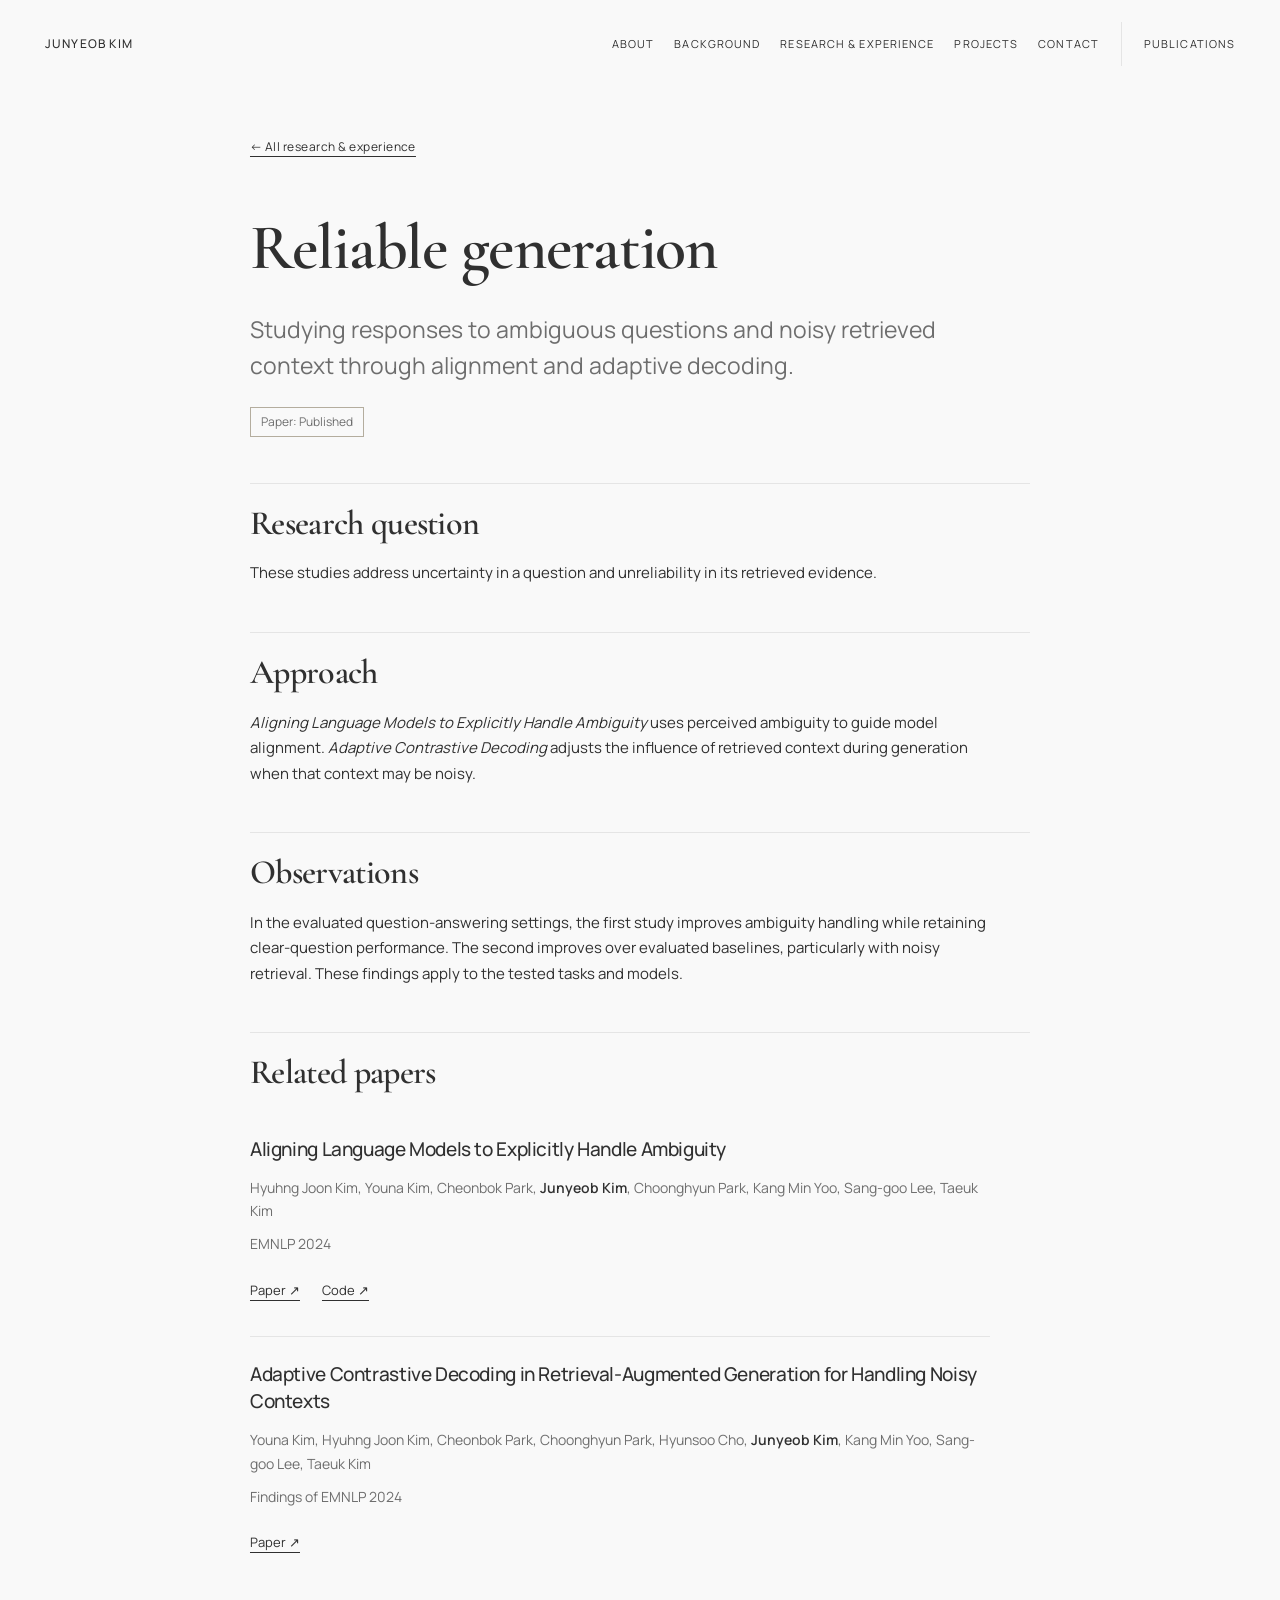
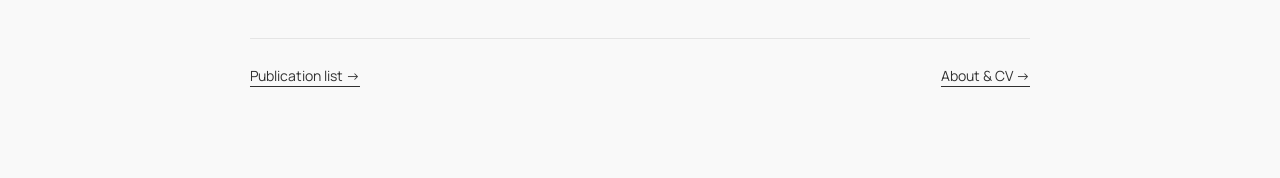
<file: projects/reliable-generation.html>
<!doctype html><html lang="en"><head><meta charset="utf-8"><meta name="viewport" content="width=device-width, initial-scale=1"><meta name="robots" content="noindex,nofollow"><meta name="description" content="Junyeob Kim — research in language model reasoning, evaluation, and agents."><title>Reliable generation · Junyeob Kim</title><link rel="stylesheet" href="../assets/fonts.css"><link rel="stylesheet" href="../assets/style.css?v=mobile-inline-3"></head><body><a class="skip" href="#main">Skip to content</a><header><a class="wordmark" href="/">Junyeob Kim</a><nav aria-label="Main navigation"><a href="../index.html#intro" data-section="intro">About</a><a href="../index.html#experience" data-section="experience">Background</a><a href="../index.html#research" data-section="research">Research &amp; Experience</a><a href="../index.html#projects" data-section="projects">Projects</a><a href="../index.html#contact" data-section="contact">Contact</a><a class="nav-publications" href="../publications.html">Publications</a></nav></header><main id="main" tabindex="-1"><article class="detail"><a class="back" href="../research.html">← All research &amp; experience</a><h1>Reliable generation</h1><p class="lead">Studying responses to ambiguous questions and noisy retrieved context through alignment and adaptive decoding.</p><div class="status-tags"><span class="status-tag">Paper: Published</span></div><h2>Research question</h2><p>These studies address uncertainty in a question and unreliability in its retrieved evidence.</p><h2>Approach</h2><p><em>Aligning Language Models to Explicitly Handle Ambiguity</em> uses perceived ambiguity to guide model alignment. <em>Adaptive Contrastive Decoding</em> adjusts the influence of retrieved context during generation when that context may be noisy.</p><h2>Observations</h2><p>In the evaluated question-answering settings, the first study improves ambiguity handling while retaining clear-question performance. The second improves over evaluated baselines, particularly with noisy retrieval. These findings apply to the tested tasks and models.</p><h2>Related papers</h2><ul class="related-papers"><li class="paper-reference"><h3 id="ambiguity">Aligning Language Models to Explicitly Handle Ambiguity</h3><p>Hyuhng Joon Kim, Youna Kim, Cheonbok Park, <strong>Junyeob Kim</strong>, Choonghyun Park, Kang Min Yoo, Sang-goo Lee, Taeuk Kim</p><p class="meta">EMNLP 2024</p><div class="paper-links"><a href="https://aclanthology.org/2024.emnlp-main.119/">Paper ↗</a><a href="https://github.com/heyjoonkim/APA">Code ↗</a></div></li><li class="paper-reference"><h3 id="adaptive-contrastive-decoding">Adaptive Contrastive Decoding in Retrieval-Augmented Generation for Handling Noisy Contexts</h3><p>Youna Kim, Hyuhng Joon Kim, Cheonbok Park, Choonghyun Park, Hyunsoo Cho, <strong>Junyeob Kim</strong>, Kang Min Yoo, Sang-goo Lee, Taeuk Kim</p><p class="meta">Findings of EMNLP 2024</p><div class="paper-links"><a href="https://aclanthology.org/2024.findings-emnlp.136/">Paper ↗</a></div></li></ul><div class="detail-end"><a href="../publications.html">Publication list →</a><a href="../index.html#intro">About & CV →</a></div></article></main><script src="../assets/navigation.js?v=mobile-inline-3" defer></script></body></html>
</file>
<file: assets/fonts.css>
@font-face {
  font-family: 'Cormorant Garamond';
  font-style: normal;
  font-weight: 400;
  font-display: swap;
  src: url(fonts/font-1.ttf) format('truetype');
}
@font-face {
  font-family: 'Cormorant Garamond';
  font-style: normal;
  font-weight: 600;
  font-display: swap;
  src: url(fonts/font-2.ttf) format('truetype');
}
@font-face {
  font-family: 'Manrope';
  font-style: normal;
  font-weight: 400;
  font-display: swap;
  src: url(fonts/font-3.ttf) format('truetype');
}
@font-face {
  font-family: 'Manrope';
  font-style: normal;
  font-weight: 500;
  font-display: swap;
  src: url(fonts/font-4.ttf) format('truetype');
}
@font-face {
  font-family: 'Manrope';
  font-style: normal;
  font-weight: 600;
  font-display: swap;
  src: url(fonts/font-5.ttf) format('truetype');
}
</file>
<file: assets/style.css>
:root{--paper:#f9f9f9;--ink:#303030;--muted:#6e6e6e;--line:#e5e5e5;--accent:#667d6a;--blue:#667d6a;--tint:#ffffff;--green:var(--ink);--serif:'Cormorant Garamond',Georgia,serif;--sans:Manrope,'Helvetica Neue',Arial,sans-serif}*{box-sizing:border-box}html{scroll-behavior:smooth;scroll-padding-top:30px}body{margin:0;background:var(--paper);color:var(--ink);font:17px/1.7 var(--sans);-webkit-font-smoothing:antialiased}::selection{background:#dce6dd;color:#303030}a{color:inherit;text-underline-offset:5px;text-decoration-thickness:1px}a:hover{color:var(--accent)}a:focus-visible,button:focus-visible{outline:3px solid var(--blue);outline-offset:5px}p{margin:0 0 22px}img,svg{max-width:100%;height:auto}h1,h2,h3{font-family:var(--serif);font-weight:400;line-height:1.08;letter-spacing:-.045em}h1{font-size:clamp(44px,6vw,78px);margin:0 0 30px}h2{font-size:40px}h3{font-size:32px}em{font-weight:400;color:var(--accent)}header,main,footer{width:min(1240px,calc(100% - 96px));margin:auto}header{display:flex;align-items:center;justify-content:space-between;gap:32px;padding:28px 0;border-bottom:1px solid var(--line)}.wordmark{font-size:15px;letter-spacing:.035em;font-weight:600;text-decoration:none;white-space:nowrap}.wordmark:before{content:'✳';color:var(--accent);font-size:24px;display:inline-block;margin-right:12px;vertical-align:middle}nav{display:flex;flex-wrap:wrap;gap:25px;font-size:13px}nav a{padding:10px 0;min-height:44px;display:inline-flex;align-items:center;text-decoration:none}nav a[aria-current]{text-decoration:underline;color:var(--accent)}footer{border-top:1px solid var(--line);padding:28px 0 40px;font-size:12px;color:var(--muted)}.skip{position:fixed;top:-100px;left:20px;z-index:20;background:var(--ink);color:var(--paper);padding:12px 20px}.skip:focus{top:10px}.visually-hidden{position:absolute;width:1px;height:1px;padding:0;margin:-1px;overflow:hidden;clip-path:inset(50%);white-space:nowrap;border:0}.eyebrow,.entry-type{font:11px/1.6 var(--sans);letter-spacing:.12em;text-transform:uppercase;color:var(--muted)}.meta,.muted{font-size:14px;color:var(--muted)}.lead{font-size:23px;line-height:1.55;color:var(--muted)}.actions{display:flex;flex-wrap:wrap;gap:20px;margin-top:28px;font-size:14px}.button{display:inline-flex;min-height:48px;align-items:center;justify-content:center;padding:12px 20px;background:var(--ink);color:var(--paper);text-decoration:none;font-size:14px}.button:hover{background:var(--accent);color:white}.text-link{display:inline-flex;gap:36px;font-size:14px;min-height:44px;align-items:center}.status-tags{display:flex;flex-wrap:wrap;gap:8px;margin:14px 0 28px}.status-tag{display:inline-block;font-size:12px;line-height:1.6;padding:4px 10px;border:1px solid #b4ad9e;background:transparent;color:var(--muted)}
/* Editorial opening: a diagram of connected questions, not a character. */
.folio-hero{padding:24px 0 76px}.hero-caption{display:flex;justify-content:space-between;font-size:10px;letter-spacing:.12em;text-transform:uppercase;color:var(--muted)}.hero-composition{display:grid;grid-template-columns:1.1fr 1fr;align-items:center;gap:60px;padding:84px 0 60px}.hero-composition .eyebrow{margin-bottom:24px;color:var(--accent)}.hero-composition h1{font-size:clamp(74px,9vw,128px);line-height:.88;letter-spacing:-.065em;margin:0 0 30px}.hero-intro{max-width:390px;font-size:18px;color:var(--muted);line-height:1.6}.node-figure{margin:0;max-width:440px;justify-self:end;width:100%}.diagram-grid{stroke:#c4bcae;stroke-width:.65;stroke-dasharray:2 6}.diagram-path{stroke:var(--blue);stroke-width:1}.diagram-path ellipse{stroke:var(--accent)}.diagram-nodes{fill:var(--paper);stroke:var(--blue);stroke-width:1.2}.diagram-nodes circle:last-child{fill:var(--accent);stroke:var(--accent)}.diagram-label{font:9px var(--sans);letter-spacing:1px;fill:var(--muted)}.node-figure figcaption{font:italic 15px var(--serif);text-align:center;color:var(--muted);margin-top:8px}.hero-bottom{display:grid;grid-template-columns:1fr 1fr;gap:70px;border-top:1px solid var(--line);padding-top:32px;font-size:16px}.hero-bottom p{max-width:530px}.hero-bottom>p{font-family:var(--serif);font-size:24px;line-height:1.5;letter-spacing:-.02em}.hero-bottom>div>p{color:var(--muted)}
/* A vertical, native-scroll chronology, with an optional reading rail. */
.journey{display:grid;grid-template-columns:33% 1fr;gap:7%;border-top:1px solid var(--ink);padding-top:52px;position:relative}.journey-index{position:sticky;top:40px;align-self:start;padding-bottom:30px}.journey-index h2{font-size:clamp(36px,4vw,57px);margin:25px 0;line-height:1.05}.journey-index>p:not(.eyebrow){font-size:14px;color:var(--muted)}.journey-index nav{display:flex;flex-direction:column;gap:0;margin-top:38px}.journey-index nav a{font-size:12px;color:var(--muted);width:fit-content}.journey-index nav a[data-active]{color:var(--accent);text-decoration:underline}.reading-line{height:1px;background:var(--line);max-width:190px;margin-top:28px}.reading-line span{display:block;width:100%;height:2px;background:var(--accent);transform-origin:left;transform:scaleX(0)}.timeline{border-left:1px solid var(--line);padding-left:44px;min-width:0}.timeline-group{position:relative;padding-bottom:60px;scroll-margin-top:40px}.time-label{font-size:17px;color:var(--accent);margin:0 0 28px;line-height:1.4}.time-label:before{content:'';position:absolute;left:-50px;top:7px;width:11px;height:11px;border:1px solid var(--accent);border-radius:50%;background:var(--paper);transition:background .25s}.in-view .time-label:before{background:var(--accent)}.time-label span{display:block;font-size:10px;letter-spacing:.12em;text-transform:uppercase;color:var(--muted);margin-top:8px}.timeline-entry{padding:0 0 34px;margin-bottom:30px;border-bottom:1px solid var(--line)}.timeline-entry:last-child{margin-bottom:0}.entry-type{margin-bottom:17px}.timeline-entry h3{font-size:clamp(32px,3.5vw,48px);margin:0 0 22px;line-height:1.08}.timeline-entry h3 a{text-decoration:none}.timeline-entry h3 a:hover,.timeline-entry h3 a:focus-visible{text-decoration:underline}.timeline-entry h3 a span{font:24px var(--sans);display:inline-block;color:var(--accent)}.timeline-entry>p:not(.entry-type){max-width:520px;font-size:16px;color:var(--muted)}.timeline-entry .entry-note,.entry-note{font-size:12px!important;color:var(--muted);line-height:1.7}.timeline-entry .entry-note:last-child{margin:0}.entry-industry{position:relative;background:var(--tint);padding:30px}.entry-industry:before{content:'';position:absolute;top:0;left:0;width:35px;height:2px;background:var(--accent)}.compact-entry h3{font-size:36px}.beyond{margin:40px 0 100px;padding-top:44px;border-top:1px solid var(--ink);display:grid;grid-template-columns:40% 1fr;gap:0}.beyond h2{font-size:56px;margin:20px 0}.beyond-links{padding-top:10px}.beyond-links a{display:grid;grid-template-columns:1fr 30px;gap:4px 20px;padding:24px 0;border-bottom:1px solid var(--line);text-decoration:none}.beyond-links span{font-family:var(--serif);font-size:30px;letter-spacing:-.03em}.beyond-links small{grid-column:1;font-size:12px;color:var(--muted)}.beyond-links b{grid-column:2;grid-row:1/3;font-size:24px;font-weight:400;align-self:center;color:var(--accent)}
/* The same editorial system carries through the full archive and details. */
.page-intro{padding:78px 0 35px;max-width:870px}.page-intro h1{margin-bottom:24px}.research-list{margin:0 0 90px;counter-reset:study;max-width:1040px}.topic-work{position:relative;padding:32px 0 32px 90px;border-top:1px solid var(--line);counter-increment:study}.topic-work:before{content:counter(study,decimal-leading-zero);position:absolute;left:0;top:35px;color:var(--accent);font:italic 25px var(--serif)}.topic-work h2{font-size:36px;margin:0 0 16px}.topic-work h2 a{display:inline-block;text-decoration:none;padding:4px 0;min-height:44px}.topic-work h2 a:hover,.topic-work h2 a:focus-visible{text-decoration:underline}.topic-work p{font-size:16px;color:var(--muted);max-width:720px;margin:0}.detail{max-width:780px;margin:45px auto 90px}.back{display:inline-block;min-height:44px;font-size:12px;letter-spacing:.04em;margin-bottom:32px}.detail h1{font-size:clamp(40px,5vw,65px)}.detail>h2{font-size:34px;margin:46px 0 18px;padding-top:22px;border-top:1px solid var(--line)}.detail>h3{font:600 18px/1.4 var(--sans);letter-spacing:0;margin:30px 0 14px}.detail .lead{margin-bottom:24px}.detail>p,.detail li{max-width:740px}.detail li{padding-bottom:8px}.related-papers{list-style:none;margin:20px 0;padding:0}.related-papers li{padding:20px 0}.related-papers h3,.detail .related-papers h3{font:500 19px/1.45 var(--sans);letter-spacing:-.02em;margin:0 0 12px}.related-papers p{font-size:14px;color:var(--muted);margin-bottom:9px}.related-papers strong{color:var(--ink)}.related-papers a{font-size:14px}.detail-end{border-top:1px solid var(--line);padding-top:25px;margin-top:50px;display:flex;justify-content:space-between;gap:20px;font-size:14px}.publications{list-style:none;padding:0;margin:0 0 90px;max-width:1000px;counter-reset:paper}.publications>li{position:relative;padding:30px 0 30px 70px;border-top:1px solid var(--line);counter-increment:paper}.publications>li:before{content:counter(paper,decimal-leading-zero);position:absolute;left:0;top:36px;font:italic 22px var(--serif);color:var(--accent)}.publications h2{font-size:29px;line-height:1.25;margin:0 0 16px;letter-spacing:-.025em}.publications p{font-size:14px;margin:0 0 10px}.publications a{font-size:13px}.about-grid{display:grid;grid-template-columns:1fr 340px;gap:90px;margin-bottom:90px}.about-grid h2{font-size:34px;margin:35px 0 22px}.about-grid dt{font-size:16px;font-weight:600}.about-grid dd{margin:8px 0 26px;color:var(--muted);font-size:15px}.cv-panel{background:var(--tint);padding:28px;align-self:start}.cv-panel h2{font-size:28px;margin-top:0}.cv-panel p{font-size:14px}.cv-panel hr{border:0;border-top:1px solid var(--line);margin:32px 0}.cv-panel .button{margin-bottom:16px}.personal-grid{display:grid;grid-template-columns:repeat(2,minmax(0,1fr));gap:40px 65px;margin:10px 0 90px}.personal-grid article{border-top:1px solid var(--line);padding:28px 0 0}.personal-grid h3{font-size:34px;margin:0 0 20px}.personal-grid p{font-size:16px;color:var(--muted)}.personal-grid a{font-size:14px}.personal-grid img{width:100%;display:block}.project-directory{margin-bottom:60px}.section-heading{display:flex;align-items:baseline;justify-content:space-between;border-bottom:1px solid var(--line)}.section-heading span{font-size:12px;color:var(--muted)}.contribution{padding:20px 0;border-block:1px solid var(--line)}.detail figure{margin:32px 0}.detail figcaption{font-size:13px;color:var(--muted)}
@media(min-width:1500px){header,main,footer{width:min(1320px,calc(100% - 140px))}.hero-composition{padding-block:96px 70px}}
@media(max-width:980px){header,main,footer{width:calc(100% - 56px)}header{gap:20px}nav{gap:15px}.hero-composition{gap:20px;padding-top:65px}.hero-bottom{gap:36px}.journey{grid-template-columns:30% 1fr;gap:6%}.journey-index h2{font-size:38px}.timeline{padding-left:30px}.time-label:before{left:-36px}.about-grid{gap:40px;grid-template-columns:1fr 300px}}
@media(max-width:680px){header,main,footer{width:calc(100% - 40px)}header{display:block;padding:18px 0 12px}header>nav{margin-top:12px;gap:0 19px;font-size:12px}.wordmark{font-size:14px}.hero-caption{font-size:9px;gap:15px}.hero-composition{grid-template-columns:1fr;padding:50px 0 28px;gap:12px}.hero-composition h1{font-size:clamp(68px,18vw,100px)}.hero-intro{font-size:16px;max-width:320px}.node-figure{max-width:300px;justify-self:center}.hero-bottom{grid-template-columns:1fr;gap:5px;padding-top:25px}.hero-bottom>p{font-size:22px}.hero-bottom>div>p{font-size:15px}.folio-hero{padding-bottom:46px}.journey{display:block;padding-top:28px}.journey-index{position:static;padding-bottom:30px}.journey-index h2{font-size:40px;line-height:1.1}.journey-index h2 br{display:none}.journey-index h2 br:after{content:' '}.journey-index nav{flex-direction:row;gap:0 20px;margin-top:18px}.journey-index>p:not(.eyebrow){display:none}.reading-line{display:none}.timeline{margin-left:6px;padding-left:24px}.time-label:before{left:-30px}.timeline-group{padding-bottom:38px}.time-label{font-size:17px;margin-bottom:26px}.timeline-entry h3{font-size:35px}.timeline-entry>p:not(.entry-type){font-size:15px}.entry-type{font-size:10px}.entry-industry{padding:22px 18px}.entry-industry h3{font-size:31px}.compact-entry h3{font-size:32px}.beyond{display:block;margin:20px 0 65px;padding-top:30px}.beyond h2{font-size:44px}.beyond-links span{font-size:28px}.page-intro{padding:44px 0 25px}.page-intro h1{font-size:48px}.topic-work{padding:25px 0 25px 40px}.topic-work:before{top:31px;font-size:18px}.topic-work h2{font-size:29px}.topic-work p{font-size:15px}.detail{margin:25px auto 65px}.detail h1{font-size:41px}.detail .lead{font-size:20px}.detail>h2{font-size:30px}.publications>li{padding:25px 0 25px 35px}.publications>li:before{font-size:17px;top:30px}.publications h2{font-size:25px}.about-grid{grid-template-columns:1fr;gap:30px;margin-bottom:60px}.personal-grid{grid-template-columns:1fr;gap:25px}.personal-grid h3{font-size:30px}.back{margin-bottom:25px}.lead{font-size:21px}.detail-end{flex-wrap:wrap}a{overflow-wrap:anywhere}.hero-caption span{max-width:50%}}
@media(prefers-reduced-motion:reduce){html{scroll-behavior:auto}*,*:before,*:after{animation:none!important;transition:none!important}.reading-line{display:none}}
@media print{header nav,.skip,.journey-index nav,.reading-line,.node-figure{display:none}body{background:white;color:black}header,main,footer{width:100%;max-width:none}.journey{display:block}.journey-index{position:static}.timeline-entry,.publications li{break-inside:avoid}.hero-composition{padding:30px 0;display:block}.hero-composition h1{font-size:60px}}
/* Horizontal history: airy typography, offset white cards and fine connections. */
body{font-size:15px}h1,h2,h3{letter-spacing:-.02em;font-weight:600}em{color:inherit}header{position:sticky;top:0;z-index:10;background:rgba(249,249,249,.97);border:0;padding:22px 0}.wordmark{font-size:12px;font-weight:500;letter-spacing:.1em;text-transform:uppercase}.wordmark:before{display:none}header nav{font-size:11px;letter-spacing:.1em;text-transform:uppercase}header nav a[aria-current]{text-decoration:none;color:var(--ink)}header nav a[aria-current]:before{content:'[ ';white-space:pre}header nav a[aria-current]:after{content:' ]';white-space:pre}.quiet-hero{min-height:calc(88svh - 85px);display:flex;flex-direction:column;justify-content:center;padding:100px 0}.quiet-hero h1{font-size:clamp(56px,7vw,88px);line-height:1;margin:0 0 40px;font-weight:600}.quiet-hero>p{max-width:660px;font-size:14px;line-height:1.85;letter-spacing:.025em}.quiet-hero .current-line{font-size:12px;color:var(--muted);margin:8px 0 0}.history-section{padding:50px 0 80px}.history-intro{max-width:610px}.history-intro h2{font-size:clamp(40px,4.5vw,58px);line-height:.98;margin:24px 0}.history-intro>p:not(.eyebrow){font-size:13px;line-height:1.85;max-width:550px;color:var(--muted)}.history-controls{display:flex;align-items:center;gap:16px;margin:45px 0 10px;font-size:11px;color:var(--muted);max-width:510px}.history-controls button{width:40px;height:40px;border:1px solid var(--line);background:transparent;color:var(--ink);cursor:pointer;font-size:18px}.history-controls button:disabled{opacity:.3;cursor:default}.history-viewport{overflow-x:auto;overscroll-behavior-x:contain;scrollbar-width:thin;scrollbar-color:#b6c5b8 transparent;padding:35px 0 22px;width:100%;outline-offset:4px;touch-action:pan-x pan-y}.history-track{position:relative;display:flex;align-items:flex-start;gap:48px;width:max-content;padding:10px 35px 15px 16px;min-height:375px}.history-track:before{content:'';position:absolute;left:0;right:0;top:210px;height:1px;background:#b6c5b8}.history-card{position:relative;flex:0 0 252px;width:252px;min-height:220px;background:#fff;border:.5px solid #eceeec;border-radius:7px;padding:16px 17px 14px;margin-top:38px;display:flex;flex-direction:column;z-index:1}.history-card:nth-child(3n+2){margin-top:0}.history-card:nth-child(3n){margin-top:86px}.history-card:before{content:'';position:absolute;left:-49px;width:48px;top:75px;height:1px;background:#b6c5b8;transform:rotate(-16deg);transform-origin:right}.history-card:nth-child(3n):before{transform:rotate(24deg)}.card-meta{display:flex;justify-content:space-between;align-items:flex-start;gap:8px;font-size:10px;color:#777;margin-bottom:16px;line-height:1.5}.card-meta span:last-child{font-size:9px;letter-spacing:.1em;text-transform:uppercase;padding:2px 5px;border-radius:2px;background:#edf1ed;color:#526456;white-space:nowrap}.history-card h3{font:600 12px/1.55 var(--sans);letter-spacing:.09em;text-transform:uppercase;margin:0 0 12px}.history-card h3 a{text-decoration:none}.history-card h3 a:hover,.history-card h3 a:focus-visible{text-decoration:underline}.history-card h3 a span{font-size:12px}.history-card p{font-size:12px;line-height:1.7;color:#666;margin:0 0 18px}.history-cv{margin:25px 0 0;font-size:12px}.quiet-directory{margin:30px 0 120px}.quiet-directory>a{display:flex;justify-content:space-between;align-items:center;gap:30px;padding:32px 0;border-bottom:1px solid var(--line);text-decoration:none}.quiet-directory h2{margin:0;font-size:44px}.quiet-directory>a>span{font-size:12px;color:var(--muted)}.scroll-cat{position:fixed;left:0;bottom:8px;width:72px;height:48px;z-index:15;pointer-events:none;color:#535d54;transform:translateX(24px)}.scroll-cat svg{width:100%;height:100%;overflow:visible}.scroll-cat .leg{transform-box:fill-box;transform-origin:50% 0}.scroll-cat.walking .leg-a{animation:cat-step .24s linear infinite alternate}.scroll-cat.walking .leg-b{animation:cat-step .24s linear infinite alternate-reverse}.scroll-cat.walking .cat-body{animation:cat-bob .24s linear infinite alternate}.scroll-cat.facing-left svg{transform:scaleX(-1)}@keyframes cat-step{from{transform:rotate(-19deg)}to{transform:rotate(19deg)}}@keyframes cat-bob{from{transform:translateY(0)}to{transform:translateY(-1.8px)}}
@media(max-width:680px){header{padding:14px 0 8px}header nav{gap:0 18px;flex-wrap:nowrap;overflow:auto;font-size:10px;white-space:nowrap}.quiet-hero{min-height:72svh;padding:70px 0}.quiet-hero h1{font-size:53px;margin-bottom:30px}.quiet-hero>p{font-size:13px}.quiet-hero .current-line{font-size:11px}.history-section{padding-top:30px;padding-bottom:65px}.history-intro h2{font-size:42px}.history-controls{gap:10px;margin-top:30px}.history-controls button{width:34px;min-width:34px}.history-viewport{width:calc(100% + 20px);padding-top:22px}.history-track{gap:32px;padding-left:0;min-height:370px}.history-card{flex-basis:246px;width:246px}.history-card:before{left:-33px;width:32px}.quiet-directory>a{align-items:flex-start;flex-direction:column;gap:12px;padding:27px 0}.quiet-directory h2{font-size:38px}.scroll-cat{width:60px;height:40px;bottom:5px}.history-cv{margin-top:15px}}
@media(prefers-reduced-motion:reduce){.scroll-cat{display:none}.history-viewport{scroll-behavior:auto}}
header,main,footer{width:calc(100% - clamp(40px,7vw,112px));max-width:1400px}.quiet-hero{min-height:calc(100svh - 88px);padding-top:100px;padding-bottom:100px}.quiet-hero h1{font-size:clamp(48px,6vw,86px);line-height:.9}.quiet-hero>p{font-size:15px;line-height:24px}.history-section{background:#f7f7f7;box-shadow:0 0 0 100vmax #f7f7f7;clip-path:inset(0 -100vmax);margin-top:70px}.history-intro h2{font-size:clamp(40px,4.5vw,64px);line-height:.92}.history-track{gap:20px;min-height:340px;padding-top:0}.history-track:before,.history-card:before{display:none}.history-connections{position:absolute;left:0;top:0;width:100%;height:310px;overflow:visible;pointer-events:none}.history-connections path{fill:none;stroke:rgba(48,48,48,.14);stroke-width:2;stroke-dasharray:8 16}.history-card{flex-basis:260px;width:260px;min-height:180px;padding:14px 14px 12px;margin-top:66px;border-radius:8px}.history-card:nth-child(3n+2){margin-top:24px}.history-card:nth-child(3n){margin-top:71px}.history-card:nth-child(6n+4){margin-top:30px}.history-card:nth-child(6n+5){margin-top:122px}.history-card:nth-child(6n){margin-top:37px}.history-card:nth-last-child(-n+2){flex-basis:180px;width:180px}.card-meta{font-size:11px;margin-bottom:10px}.card-meta span:last-child{font-size:10px}.history-card h3{font-size:13px;letter-spacing:1.5px;margin-bottom:8px}.history-card p{font-size:12px;line-height:1.5;letter-spacing:.3px;margin-bottom:10px}.history-viewport{cursor:grab}.history-viewport.dragging{cursor:grabbing;user-select:none}.scroll-cat{width:78px;height:60px;bottom:2px}.cat-tail{transform-origin:25px 34px}.walking .cat-tail{animation:cat-tail .35s ease-in-out infinite alternate}@keyframes cat-tail{from{transform:rotate(-6deg)}to{transform:rotate(6deg)}}
@media(max-width:680px){header,main,footer{width:calc(100% - 40px)}.quiet-hero{min-height:78svh}.quiet-hero h1{font-size:50px;line-height:1}.quiet-hero>p{font-size:13px;line-height:23px}.history-section{margin-top:30px}.history-intro h2{font-size:43px}.history-card{flex-basis:248px;width:248px}.scroll-cat{width:68px;height:52px}}

/* Quiet pointer-only drag affordance; range input is removed from the DOM. */
.history-viewport{scrollbar-width:none}.history-viewport::-webkit-scrollbar{display:none}.history-controls{max-width:none;justify-content:flex-end}.drag-hint{display:none;position:fixed;z-index:30;pointer-events:none;background:#fff;color:#505050;border:1px solid #ececec;border-radius:20px;padding:7px 12px;font:11px/1.4 var(--sans);letter-spacing:.03em;white-space:nowrap;box-shadow:0 2px 8px #00000009}.history-viewport.dragging,.history-viewport.dragging a{cursor:grabbing}@media(hover:hover) and (pointer:fine){.drag-hint.visible{display:block}}
/* Hybrid home: real content sections beneath the horizontal history. */
html{scroll-padding-top:var(--header-offset,120px)}.home-section,.quiet-hero,.history-section{scroll-margin-top:0}.home-section{padding:65px 0;border-top:1px solid var(--line)}.home-section>h2{font-size:clamp(38px,4.5vw,58px);margin:0 0 40px}.home-research{display:grid;grid-template-columns:repeat(2,minmax(0,1fr));gap:12px 60px;counter-reset:study}.home-research .topic-work{padding:25px 0;border-top:1px solid var(--line)}.home-research .topic-work:before{display:none}.home-research h3{font-size:30px;line-height:1.15;margin:0 0 18px}.home-research h3 a{text-decoration:none;display:inline-block;padding:5px 0}.home-research h3 a:hover,.home-research h3 a:focus-visible{text-decoration:underline}.home-research p{font-size:14px;line-height:1.8}.home-section .personal-grid{margin-bottom:0}.home-section .personal-grid h3{font-size:29px}.home-section .personal-grid p{font-size:14px}.contact-section{display:grid;grid-template-columns:1fr 1fr;gap:50px;padding-bottom:100px}.contact-section p{color:var(--muted);font-size:14px}.contact-links{display:flex;flex-wrap:wrap;gap:12px 30px}.contact-links a{display:inline-flex;align-items:center;min-height:44px;font-size:13px}.home-section:focus,.quiet-hero:focus,.history-section:focus{outline:none}header nav{gap:20px}@media(max-width:680px){.home-section{padding:45px 0}.home-research{grid-template-columns:1fr;gap:0}.home-research h3{font-size:29px}.contact-section{grid-template-columns:1fr;gap:0;padding-bottom:75px}header nav{gap:0 18px}.home-section>h2{margin-bottom:25px}}

/* Separate the publication archive from the home section navigation. */
header nav .nav-publications{padding-left:22px;margin-left:2px;border-left:1px solid var(--line)}.publications-link{margin-top:26px}@media(max-width:680px){header nav .nav-publications{padding-left:18px;margin-left:0}}

.history-controls{gap:10px;margin:28px 0 10px;justify-content:flex-end}.quiet-hero>p{max-width:710px;margin-bottom:18px}.quiet-hero>p:last-child{margin-bottom:0}

.detail .paper-reference{padding:24px 0;border-bottom:1px solid var(--line)}.detail .paper-reference:last-child{border-bottom:0}.paper-links{display:flex;flex-wrap:wrap;gap:22px;margin-top:12px}.paper-links a{display:inline-flex;align-items:center;min-height:44px;font-size:13px}

/* The content box never changes on scroll; only the full-bleed backdrop does. */
header{background:transparent;isolation:isolate}header::before{content:"";position:absolute;z-index:-1;top:0;bottom:0;left:50%;width:100vw;transform:translateX(-50%);pointer-events:none;background:rgba(249,249,249,.97);border-bottom:1px solid transparent;transition:background .2s ease,border-color .2s ease,box-shadow .2s ease}.has-scrolled header::before{background:rgba(255,255,255,.86);-webkit-backdrop-filter:blur(12px);backdrop-filter:blur(12px);border-bottom-color:rgba(48,48,48,.06);box-shadow:0 2px 12px rgba(48,48,48,.025)}@media(prefers-reduced-motion:reduce){header::before{transition:none}}

/* Keep the expanded section name readable without wrapping navigation items. */
header nav{min-width:0;flex-wrap:nowrap;overflow-x:auto;white-space:nowrap}header nav a{flex-shrink:0}header .wordmark{flex-shrink:0}
@media(min-width:681px) and (max-width:1100px){header{display:block}header nav{margin-top:12px;gap:18px}}

.history-card:nth-last-child(-n+2){flex-basis:260px;width:260px}@media(max-width:680px){.history-card:nth-last-child(-n+2){flex-basis:248px;width:248px}}
.paper-reference h3[id],.publications h2[id]{scroll-margin-top:var(--header-offset,120px)}

.paper-figure{margin:2rem 0;max-width:640px}.paper-figure img{display:block;width:100%;height:auto}.paper-figure figcaption{margin-top:.75rem;color:var(--muted,#6e6e6e);font-size:.78rem;line-height:1.6}

.personal-grid h3 a{font-size:inherit;text-decoration:none;display:inline-block;padding:5px 0;min-height:44px}.personal-grid h3 a:hover,.personal-grid h3 a:focus-visible{text-decoration:underline}

.system-flow{margin:28px 0 32px;padding:22px;border:1px solid var(--line);border-radius:8px;background:#fff}.system-flow figcaption{font:600 12px/1.5 var(--sans);color:var(--muted);margin-bottom:18px}.flow-row{display:grid;grid-template-columns:1fr auto 1fr auto 1fr;gap:14px;align-items:center}.flow-row strong{display:block;font:600 13px/1.5 var(--sans)}.flow-row div span{display:block;font:12px/1.6 var(--sans);color:var(--muted);margin-top:6px}.flow-arrow{color:var(--accent)}.system-flow>p{font:12px/1.6 var(--sans);color:var(--muted);margin:18px 0 0}@media(max-width:580px){.flow-row{grid-template-columns:1fr}.flow-arrow{transform:rotate(90deg);justify-self:center}.system-flow{padding:18px}.flow-row>div{width:100%}}

/* Mobile section navigation; desktop links retain their existing layout. */
.section-toggle,.section-options{display:none}
@media(max-width:680px){
header.mobile-nav-ready nav{position:relative;display:flex;justify-content:flex-end;gap:12px;overflow:visible;white-space:normal;margin-top:8px}
header.mobile-nav-ready nav>a[data-section]{display:none}
header .section-toggle{display:flex;align-items:center;justify-content:space-between;gap:5px;min-width:0;flex:0 1 auto;min-height:44px;padding:8px 0;border:0;background:transparent;color:var(--ink);font:500 12px/1.4 var(--sans);text-align:left;cursor:pointer}
.section-toggle::before{content:"["}.section-toggle::after{content:"]"}
.section-toggle span:first-child{min-width:0;overflow:hidden;text-overflow:ellipsis;white-space:nowrap}
.section-toggle span:last-child{flex:none;font-size:18px}
.section-toggle[aria-expanded=true] span:last-child{transform:rotate(180deg)}
header.mobile-nav-ready nav .nav-publications{flex:none;align-self:center;margin:0;padding:8px 0 8px 12px;font-size:10px;letter-spacing:.04em;min-height:44px;white-space:nowrap}
header .section-options:not([hidden]){display:flex;position:absolute;top:calc(100% + 8px);left:0;right:0;flex-direction:column;gap:0;padding:8px 14px;background:var(--paper);border:1px solid var(--line);border-radius:4px;box-shadow:0 8px 20px #00000009;max-height:calc(100dvh - 130px);overflow-y:auto}
header .section-options a{font-size:12px;letter-spacing:0;text-transform:none;white-space:normal;min-height:44px;border-bottom:1px solid var(--line)}
header .section-options a:last-child{border-bottom:0}
#projects.home-section{border-top-color:var(--ink);position:relative;padding-top:32px}
#projects.home-section::before{content:'';display:block;width:32px;height:3px;background:var(--ink);position:absolute;top:-2px;left:0}
#projects.home-section>h2{padding-left:14px;border-left:1px solid var(--line)}
}

@media(max-width:680px){
.mobile-stack>h2{position:sticky;top:calc(var(--header-offset) - 12px);z-index:4;background:var(--paper);padding-block:12px;margin-bottom:24px!important;box-shadow:0 -12px 0 var(--paper)}
.mobile-stack .home-research,.mobile-stack .personal-grid{display:block}
.mobile-stack .home-research>article,.mobile-stack .personal-grid>article{position:sticky;top:var(--stack-top);min-height:var(--stack-space);margin:0 0 18px;padding:20px 18px;background:var(--paper);border:1px solid var(--line);border-radius:5px}
.mobile-stack article:focus-within{z-index:3}
.mobile-stack .publications-link{position:relative;z-index:4;background:var(--paper)}
}

@media(max-width:680px){.mobile-stack article>p:last-child{margin-bottom:0}}

/* Keep the mobile identity and navigation on one line. */
@media(max-width:680px){
header.mobile-nav-ready{display:flex;flex-direction:row;align-items:center;gap:10px;padding:12px 0}
header.mobile-nav-ready .wordmark{font-size:10px;flex:none;letter-spacing:.02em}
header.mobile-nav-ready nav{flex:1;min-width:0;width:auto;margin-top:0;gap:8px}
header.mobile-nav-ready .section-toggle{font-size:10px;gap:3px}
header.mobile-nav-ready nav .nav-publications{font-size:9px;padding-left:8px;letter-spacing:0}
header.mobile-nav-ready .section-options:not([hidden]){left:auto;right:0;width:min(300px,calc(100vw - 40px))}
}
</file>
